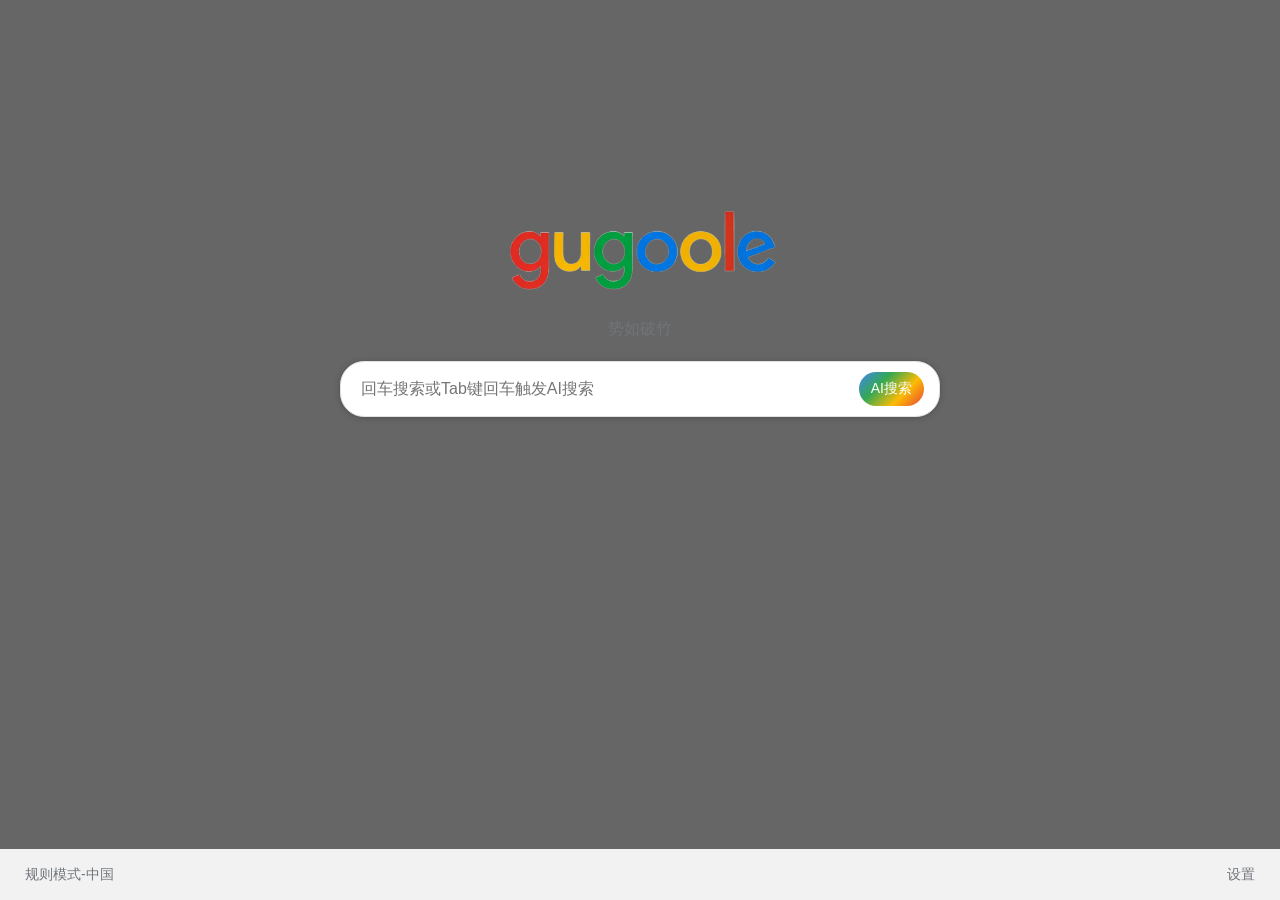
<file: ggole/index.html>
<!DOCTYPE html>
<html lang="zh-CN">

<head>
    <meta charset="UTF-8">
    <meta name="viewport" content="width=device-width, initial-scale=1.0">
    <title>gu哥搜索</title>
    <link rel="stylesheet" href="styles.css">
    <script>
        /**
         * Startup Search Handler - Extremely fast redirect for address bar searches
         */
        (function () {
            const params = new URLSearchParams(window.location.search);
            const term = params.get('search');
            if (!term) return;

            document.documentElement.style.display = 'none';

            const ENGINES = {
                '百度': 'https://www.baidu.com/s?wd=', 'baidu': 'https://www.baidu.com/s?wd=',
                '谷歌': 'https://www.google.com/search?q=', 'google': 'https://www.google.com/search?q=',
                'googleai': 'https://www.google.com/search?udm=50&q=', '谷歌ai': 'https://www.google.com/search?udm=50&q=',
                '百度ai': 'https://chat.baidu.com/search?word=', 'meta': 'https://metaso.cn/?q=',
                '秘塔': 'https://metaso.cn/?q=', 'github': 'https://github.com/search?q=',
                'gitee': 'https://so.gitee.com/?q=', 'gpt': 'https://chatgpt.com/?q=',
                'chatgpt': 'https://chatgpt.com/?q=', 'cs': 'https://chatgpt.com/?q='
            };

            const settings = (() => {
                try { return JSON.parse(localStorage.getItem('gugooleSettings')); } catch (e) { return null; }
            })() || { domestic: 'https://www.baidu.com/s?wd=', international: 'https://www.google.com/search?q=' };

            const redirect = (url) => window.location.replace(url + encodeURIComponent(term));

            const controller = new AbortController();
            const timeout = setTimeout(() => {
                controller.abort();
                redirect(settings.domestic);
            }, 1000);

            fetch('https://www.google.com/generate_204', { mode: 'no-cors', cache: 'no-cache', signal: controller.signal })
                .then(() => { clearTimeout(timeout); redirect(settings.international); })
                .catch(() => { clearTimeout(timeout); redirect(settings.domestic); });
        })();
    </script>
</head>

<body>
    <main>
        <div class="logo-container">
            <img src="logo.png" alt="Gugoole">
            <div class="slogan">更高效的搜索控制器</div>
        </div>

        <div class="search-container">
            <div class="search-box">
                <input type="text" id="search-input" placeholder="回车搜索或Tab键回车触发AI搜索" autofocus autocomplete="off">
                <button id="ai-search-btn" class="ai-search-btn" title="AI搜索">
                    <span>AI搜索</span>
                </button>
            </div>
            <ul id="suggestions-list" class="suggestions-list"></ul>
        </div>
    </main>

    <footer>
        <div class="footer-bottom">
            <div class="footer-left">
                <a href="#" id="footer-ip-location" title="点击刷新IP检测">检测中...</a>
            </div>
            <div class="footer-right">
                <a href="#">设置</a>
            </div>
        </div>
    </footer>

    <script src="script.js"></script>
</body>

</html>
</file>
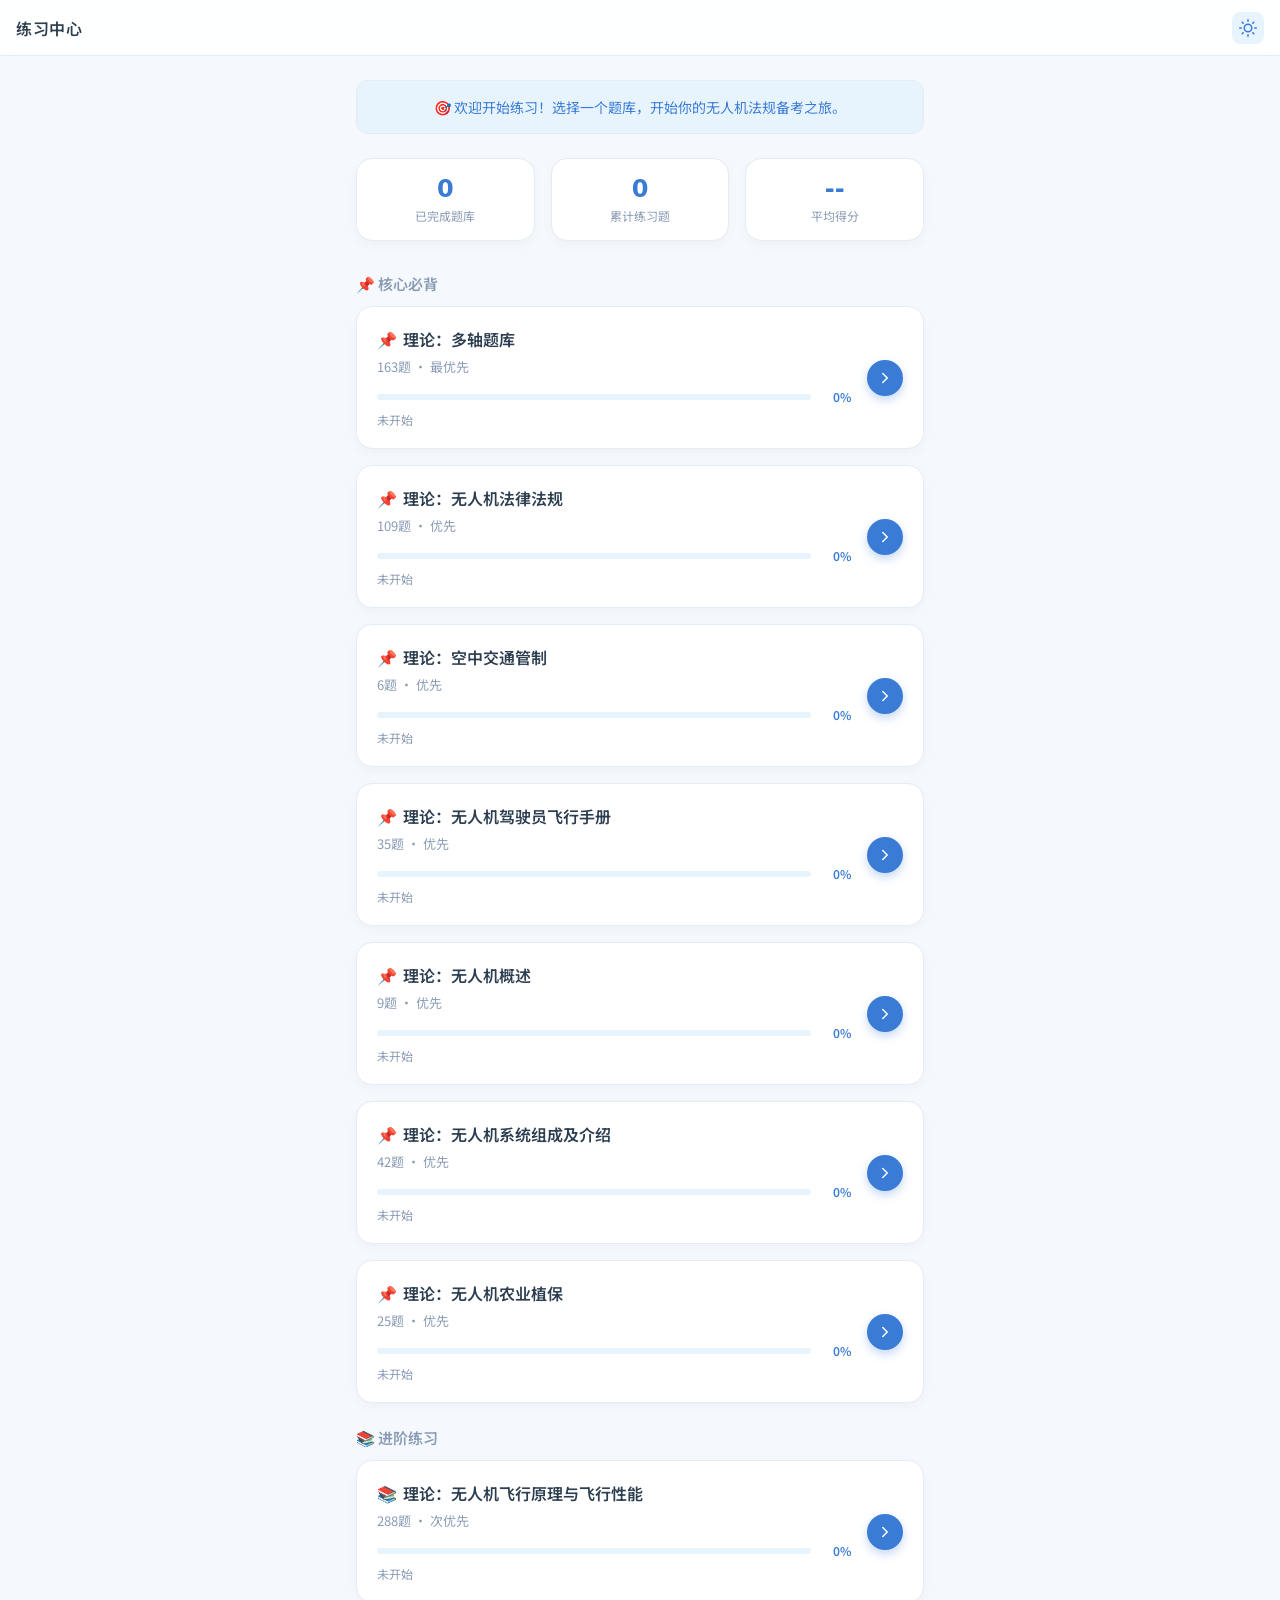
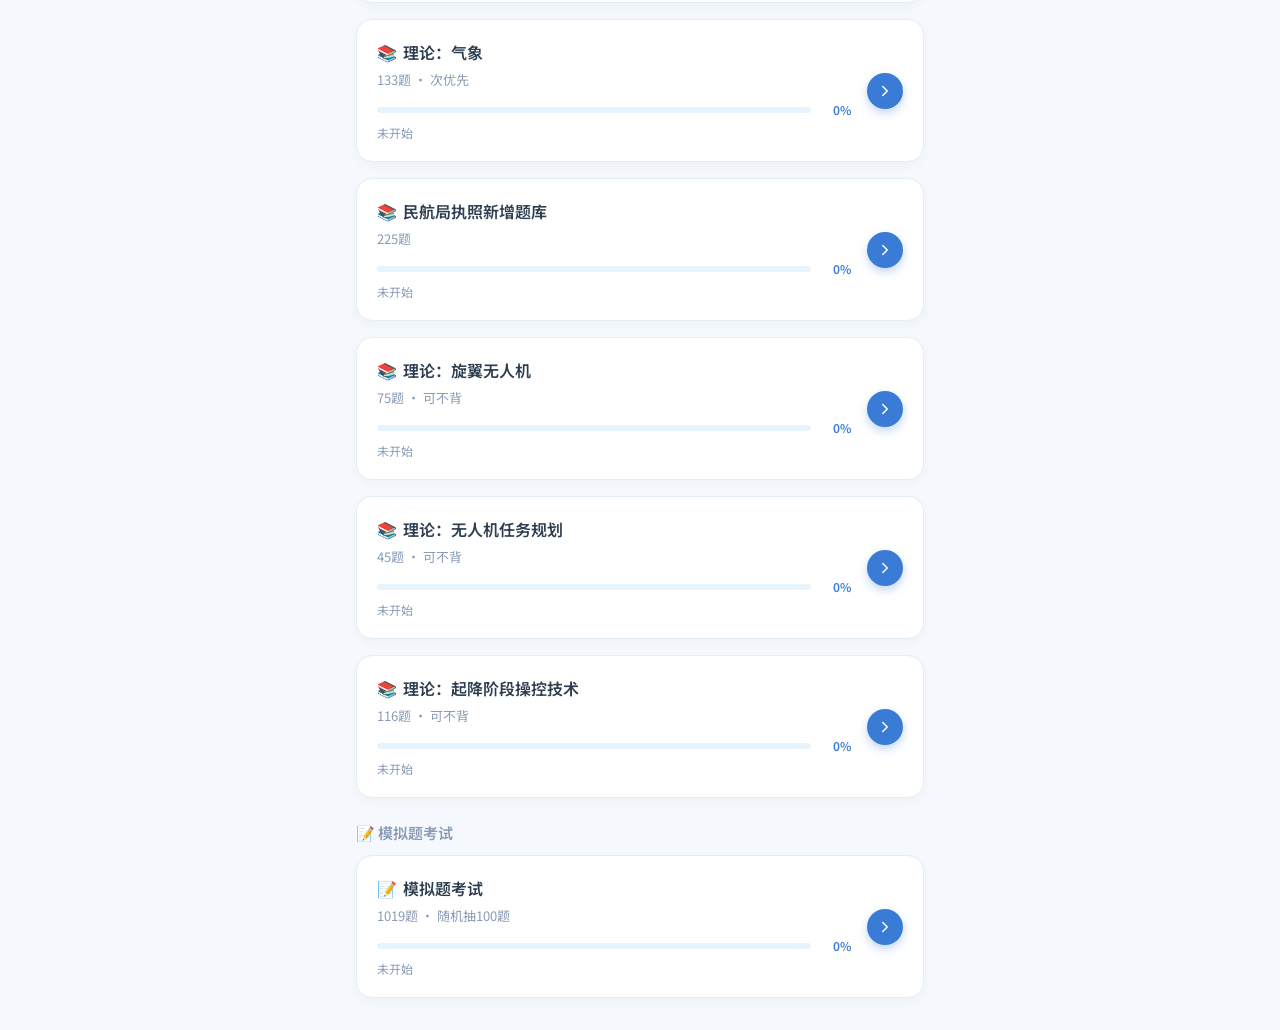
<file: 无人机/index.html>
<!DOCTYPE html>
<html lang="zh-CN" data-theme="light">
<head>
<meta charset="UTF-8">
<meta name="viewport" content="width=device-width, initial-scale=1.0, user-scalable=no, maximum-scale=1.0">
<title>无人机法规 · 练习中心</title>
<style>
@import url('https://fonts.googleapis.com/css2?family=Noto+Sans+SC:wght@300;400;500;600;700&display=swap');

*{margin:0;padding:0;box-sizing:border-box;-webkit-tap-highlight-color:transparent}

:root {
  --bg: #f5f8fc;
  --card: #fff;
  --primary: #3a7bd5;
  --accent: #5bb8f5;
  --water: #e8f4fd;
  --text: #2c3e50;
  --sub: #8a9bb5;
  --border: #e4ecf5;
  --header-bg: rgba(255,255,255,.88);
}
[data-theme="dark"] {
  --bg: #121212;
  --card: #1e1e1e;
  --primary: #4a90e2;
  --accent: #63b3ed;
  --water: #1a2635;
  --text: #e0e0e0;
  --sub: #8899a6;
  --border: #2c2c2c;
  --header-bg: rgba(30,30,30,.88);
}

html,body{
  height:100%;
  font-family:'Noto Sans SC','Hiragino Sans','PingFang SC',sans-serif;
  background:var(--bg);
  color:var(--text);
  font-weight:400;
  -webkit-font-smoothing:antialiased;
  transition: background 0.3s, color 0.3s;
}

.topbar{
  position:fixed;top:0;left:0;right:0;
  height:56px;
  display:flex;align-items:center;justify-content:space-between;
  padding:0 16px;
  background:var(--header-bg);
  backdrop-filter:blur(12px);
  -webkit-backdrop-filter:blur(12px);
  border-bottom:1px solid var(--border);
  z-index:100;
}
.title{font-weight:600;font-size:16px;color:var(--text);letter-spacing:.5px}
.icon-btn{
  width:32px;height:32px;
  display:flex;align-items:center;justify-content:center;
  border:none;background:var(--water);
  border-radius:8px;cursor:pointer;
  color:var(--primary);
  transition:background .2s;
}
.icon-btn:active{background:var(--border)}
.icon-btn svg{width:18px;height:18px;}
.moon-icon{display:none;}
[data-theme="dark"] .sun-icon{display:none;}
[data-theme="dark"] .moon-icon{display:block;}

.main-content {
  padding: 80px 16px 32px;
  max-width: 600px;
  margin: 0 auto;
}
.hero-stats {
  display: flex;
  gap: 16px;
  margin-bottom: 24px;
}
.hero-stat {
  flex: 1;
  background: var(--card);
  border: 1px solid var(--border);
  border-radius: 16px;
  padding: 16px;
  display: flex;
  flex-direction: column;
  align-items: center;
  box-shadow: 0 4px 12px rgba(0,0,0,0.03);
}
.hero-val {
  font-size: 24px;
  font-weight: 700;
  color: var(--primary);
  margin-bottom: 4px;
  font-family: system-ui, -apple-system, sans-serif;
}
.hero-lbl {
  font-size: 12px;
  color: var(--sub);
}

.bank-progress-container {
  display: flex;
  align-items: center;
  gap: 8px;
  margin-top: 12px;
}
.bank-progress-bar {
  flex: 1;
  height: 6px;
  background: var(--water);
  border-radius: 3px;
  overflow: hidden;
}
.bank-progress-fill {
  height: 100%;
  background: linear-gradient(90deg, var(--primary), var(--accent));
  border-radius: 3px;
  width: 0%;
}
.bank-progress-text {
  font-size: 12px;
  font-weight: 600;
  color: var(--primary);
  width: 32px;
  text-align: right;
}
.bank-status-text {
  font-size: 12px;
  color: var(--sub);
  margin-top: 6px;
}
.bank-icon {
  margin-right: 6px;
}
.onboarding-banner {
  background: var(--water);
  color: var(--primary);
  padding: 16px;
  border-radius: 12px;
  font-size: 14px;
  margin-bottom: 24px;
  text-align: center;
  border: 1px solid var(--border);
  display: none; /* hidden by default */
}
.group-title {
  grid-column: 1 / -1;
  font-size: 15px;
  font-weight: 600;
  color: var(--sub);
  margin-top: 8px;
  margin-bottom: -4px;
}

.bank-grid {
  display: grid;
  grid-template-columns: repeat(auto-fill, minmax(280px, 1fr));
  gap: 16px;
}

.bank-card {
  background: var(--card);
  border-radius: 16px;
  padding: 20px;
  display: flex;
  align-items: center;
  justify-content: space-between;
  text-decoration: none;
  border: 1px solid var(--border);
  box-shadow: 0 4px 12px rgba(0,0,0,0.03);
  transition: transform 0.2s, box-shadow 0.2s, border-color 0.2s;
}
.bank-card:active {
  transform: scale(0.98);
}
.bank-card:hover {
  border-color: var(--primary);
}

.bank-info {
  flex: 1;
}
.bank-title {
  font-size: 16px; font-weight: 600; color: var(--text); margin-bottom: 6px;
}
.bank-meta {
  font-size: 13px; color: var(--sub);
  display: flex; align-items: center; gap: 12px;
}
.bank-status {
  display: inline-flex; align-items: center; gap: 4px;
  font-size: 12px; padding: 2px 8px; border-radius: 6px;
  background: var(--water); color: var(--primary); font-weight: 500;
}
.bank-score {
  background: linear-gradient(135deg, #67c23a, #409eff);
  color: #fff;
}

.bank-action {
  width: 36px; height: 36px; border-radius: 50%;
  background: var(--primary); color: #fff;
  display: flex; align-items: center; justify-content: center;
  flex-shrink: 0; margin-left: 16px;
  box-shadow: 0 4px 10px rgba(58,123,213,0.3);
}
.bank-action svg { width: 18px; height: 18px; }

/* Page transition overlay */
.page-transition-overlay {
  position: fixed; top: 0; left: 0; right: 0; bottom: 0;
  background: var(--bg); z-index: 9999;
  display: flex; flex-direction: column; align-items: center; justify-content: center;
  opacity: 0; pointer-events: none;
  transition: opacity 0.25s ease-out;
}
.page-transition-overlay.active {
  opacity: 1; pointer-events: auto;
}
.page-transition-overlay .transition-spinner {
  width: 36px; height: 36px;
  border: 3px solid var(--water);
  border-top-color: var(--primary);
  border-radius: 50%;
  animation: spin 0.8s linear infinite;
  margin-bottom: 12px;
}
@keyframes spin { to { transform: rotate(360deg); } }

</style>
</head>
<body>

<header class="topbar">
  <span class="title">练习中心</span>
  <button class="icon-btn" id="themeBtn" aria-label="切换主题">
    <svg class="sun-icon" viewBox="0 0 24 24" fill="none" stroke="currentColor" stroke-width="2" stroke-linecap="round" stroke-linejoin="round"><circle cx="12" cy="12" r="5"/><line x1="12" y1="1" x2="12" y2="3"/><line x1="12" y1="21" x2="12" y2="23"/><line x1="4.22" y1="4.22" x2="5.64" y2="5.64"/><line x1="18.36" y1="18.36" x2="19.78" y2="19.78"/><line x1="1" y1="12" x2="3" y2="12"/><line x1="21" y1="12" x2="23" y2="12"/><line x1="4.22" y1="19.78" x2="5.64" y2="18.36"/><line x1="18.36" y1="5.64" x2="19.78" y2="4.22"/></svg>
    <svg class="moon-icon" viewBox="0 0 24 24" fill="none" stroke="currentColor" stroke-width="2" stroke-linecap="round" stroke-linejoin="round"><path d="M21 12.79A9 9 0 1 1 11.21 3 7 7 0 0 0 21 12.79z"/></svg>
  </button>
</header>

<main class="main-content">
  <div class="onboarding-banner" id="onboardingBanner">
    🎯 欢迎开始练习！选择一个题库，开始你的无人机法规备考之旅。
  </div>
  <div class="hero-stats">
    <div class="hero-stat"><span class="hero-val" id="totalCompleted">0</span><span class="hero-lbl">已完成题库</span></div>
    <div class="hero-stat"><span class="hero-val" id="totalQuestions">0</span><span class="hero-lbl">累计练习题</span></div>
    <div class="hero-stat"><span class="hero-val" id="avgScore">--</span><span class="hero-lbl">平均得分</span></div>
  </div>
  
  <div class="bank-grid" id="bankGrid">
    <!-- Generated dynamically -->
  </div>
</main>

<!-- Page transition overlay -->
<div class="page-transition-overlay" id="pageTransition">
  <div class="transition-spinner"></div>
  <div style="color:var(--sub);font-size:14px;">加载中...</div>
</div>

<script>
(function() {
  // Define themes
  var theme = localStorage.getItem('uav_quiz_theme') || 'light';
  document.documentElement.setAttribute('data-theme', theme);

  // 浏览器返回时立即隐藏覆盖层
  function hideOverlay() {
    var overlay = document.getElementById('pageTransition');
    if (overlay) overlay.style.display = 'none';
  }
  window.addEventListener('pageshow', function (event) {
    if (event.persisted) hideOverlay();
  });
  hideOverlay();

  document.getElementById('themeBtn').addEventListener('click', function() {
    theme = theme === 'light' ? 'dark' : 'light';
    document.documentElement.setAttribute('data-theme', theme);
    try { localStorage.setItem('uav_quiz_theme', theme); } catch (e) {}
  });

  // 监听跨页面 theme 变化
  window.addEventListener('storage', function(e) {
    if (e.key === 'uav_quiz_theme' && e.newValue) {
      theme = e.newValue;
      document.documentElement.setAttribute('data-theme', theme);
    }
  });
  // bfcache 恢复时也同步
  window.addEventListener('pageshow', function(e) {
    var t = localStorage.getItem('uav_quiz_theme');
    if (t && t !== theme) {
      theme = t;
      document.documentElement.setAttribute('data-theme', theme);
    }
  });

  // Banks definition
  var banks = [
    { file: '理论_多轴题库.json', name: '理论：多轴题库', desc: '163题 · 最优先' },
    { file: '理论_无人机法律法规.json', name: '理论：无人机法律法规', desc: '109题 · 优先' },
    { file: '理论_空中交通管制.json', name: '理论：空中交通管制', desc: '6题 · 优先' },
    { file: '理论_无人机驾驶员飞行手册.json', name: '理论：无人机驾驶员飞行手册', desc: '35题 · 优先' },
    { file: '理论_无人机概述.json', name: '理论：无人机概述', desc: '9题 · 优先' },
    { file: '理论_无人机系统组成及介绍.json', name: '理论：无人机系统组成及介绍', desc: '42题 · 优先' },
    { file: '理论_无人机农业植保.json', name: '理论：无人机农业植保', desc: '25题 · 优先' },
    { file: '理论_无人机飞行原理与飞行性能.json', name: '理论：无人机飞行原理与飞行性能', desc: '288题 · 次优先' },
    { file: '理论_气象.json', name: '理论：气象', desc: '133题 · 次优先' },
    { file: '民航局执照新增题库.json', name: '民航局执照新增题库', desc: '225题' },
    { file: '理论_旋翼无人机_可不背.json', name: '理论：旋翼无人机', desc: '75题 · 可不背' },
    { file: '理论_无人机任务规划_可不背.json', name: '理论：无人机任务规划', desc: '45题 · 可不背' },
    { file: '理论_起降阶段操控技术_可不背.json', name: '理论：起降阶段操控技术', desc: '116题 · 可不背' },
    { file: '模拟题考试.json', name: '模拟题考试', desc: '1019题 · 随机抽100题' }
  ];

  var grid = document.getElementById('bankGrid');
  
  var totalCompleted = 0;
  var totalQuestions = 0;
  var totalScoreSum = 0;
  var startedAny = false;
  
  var coreBanks = [];
  var advancedBanks = [];
  var mockBanks = [];
  
  banks.forEach(function(bank, idx) {
    if (idx < 7) coreBanks.push(bank);
    else if (bank.file === '模拟题考试.json') mockBanks.push(bank);
    else advancedBanks.push(bank);
  });

  function renderGroup(title, groupBanks) {
    if (groupBanks.length === 0) return;
    
    var titleEl = document.createElement('div');
    titleEl.className = 'group-title';
    titleEl.textContent = title;
    grid.appendChild(titleEl);

    groupBanks.forEach(function(bank) {
      var a = document.createElement('a');
      a.className = 'bank-card';
      a.href = 'quiz.html?bank=' + encodeURIComponent(bank.file);
      a.addEventListener('click', function(e) {
        e.preventDefault();
        var href = this.getAttribute('href');
        var overlay = document.getElementById('pageTransition');
        overlay.classList.add('active');
        setTimeout(function() {
          window.location.href = href;
        }, 250);
      });
      
      var storageKey = 'uav_quiz_state_' + bank.file;
      var statKey = 'uav_quiz_stat_' + bank.file;
      
      var pct = 0;
      var statusHtml = '';
      var icon = '📚';
      if (title.includes('必背')) icon = '📌';
      else if (title.includes('模拟题')) icon = '📝';
      
      var qTotalMatch = bank.desc.match(/(\d+)题/);
      var qTotal = qTotalMatch ? parseInt(qTotalMatch[1]) : 0;
      // 模拟题考试：每次从题库池中随机抽 100 题，进度按 100 题计算
      if (bank.file === '模拟题考试.json') {
        qTotal = 100;
      }
      
      var state = null;
      var stat = null;
      
      try {
        var sData = localStorage.getItem(statKey);
        if (sData) {
          stat = JSON.parse(sData);
        }
        var dData = localStorage.getItem(storageKey);
        if (dData) {
          state = JSON.parse(dData);
        }
      } catch(e) {}
      
      if (stat) {
        startedAny = true;
        totalCompleted++;
        totalQuestions += (stat.total || qTotal);
        totalScoreSum += (stat.score || 0);
        pct = 100;
        statusHtml = '✓ ' + (stat.correct || 0) + '题 · 错' + (stat.wrong || 0) + '题 · 上次' + stat.score + '分';
        
        // if user restarted but has stat
        if (state && !state.submitted && state.records && Object.keys(state.records).length > 0) {
            pct = Math.round((Object.keys(state.records).length / qTotal) * 100) || 0;
            statusHtml = '进行中：第' + ((state.current || 0) + 1) + '题 / 总' + qTotal + '题 (上次' + stat.score + '分)';
        }
      } else if (state && state.records && Object.keys(state.records).length > 0) {
        startedAny = true;
        totalQuestions += Object.keys(state.records).length;
        pct = Math.round((Object.keys(state.records).length / qTotal) * 100) || 0;
        if (state.submitted) pct = 100;
        statusHtml = state.submitted ? '已完成' : '进行中：第' + ((state.current || 0) + 1) + '题 / 总' + qTotal + '题';
      } else {
        statusHtml = '未开始';
      }
      
      a.innerHTML = `
        <div class="bank-info">
          <div class="bank-title"><span class="bank-icon">${icon}</span>${bank.name}</div>
          <div class="bank-meta">${bank.desc}</div>
          <div class="bank-progress-container">
            <div class="bank-progress-bar"><div class="bank-progress-fill" style="width: ${pct}%; background: ${pct === 100 ? 'var(--correct)' : ''}"></div></div>
            <div class="bank-progress-text" style="color: ${pct === 100 ? 'var(--correct)' : ''}">${pct}%</div>
          </div>
          <div class="bank-status-text">${statusHtml}</div>
        </div>
        <div class="bank-action">
          <svg viewBox="0 0 24 24" fill="none" stroke="currentColor" stroke-width="2" stroke-linecap="round" stroke-linejoin="round"><polyline points="9 18 15 12 9 6"/></svg>
        </div>
      `;
      
      grid.appendChild(a);
    });
  }

  renderGroup('📌 核心必背', coreBanks);
  renderGroup('📚 进阶练习', advancedBanks);
  renderGroup('📝 模拟题考试', mockBanks);

  document.getElementById('totalCompleted').textContent = totalCompleted;
  document.getElementById('totalQuestions').textContent = totalQuestions;
  if (totalCompleted > 0) {
    document.getElementById('avgScore').textContent = Math.round(totalScoreSum / totalCompleted);
  }
  if (!startedAny) {
    document.getElementById('onboardingBanner').style.display = 'block';
  }


})();
</script>

</body>
</html>
</file>
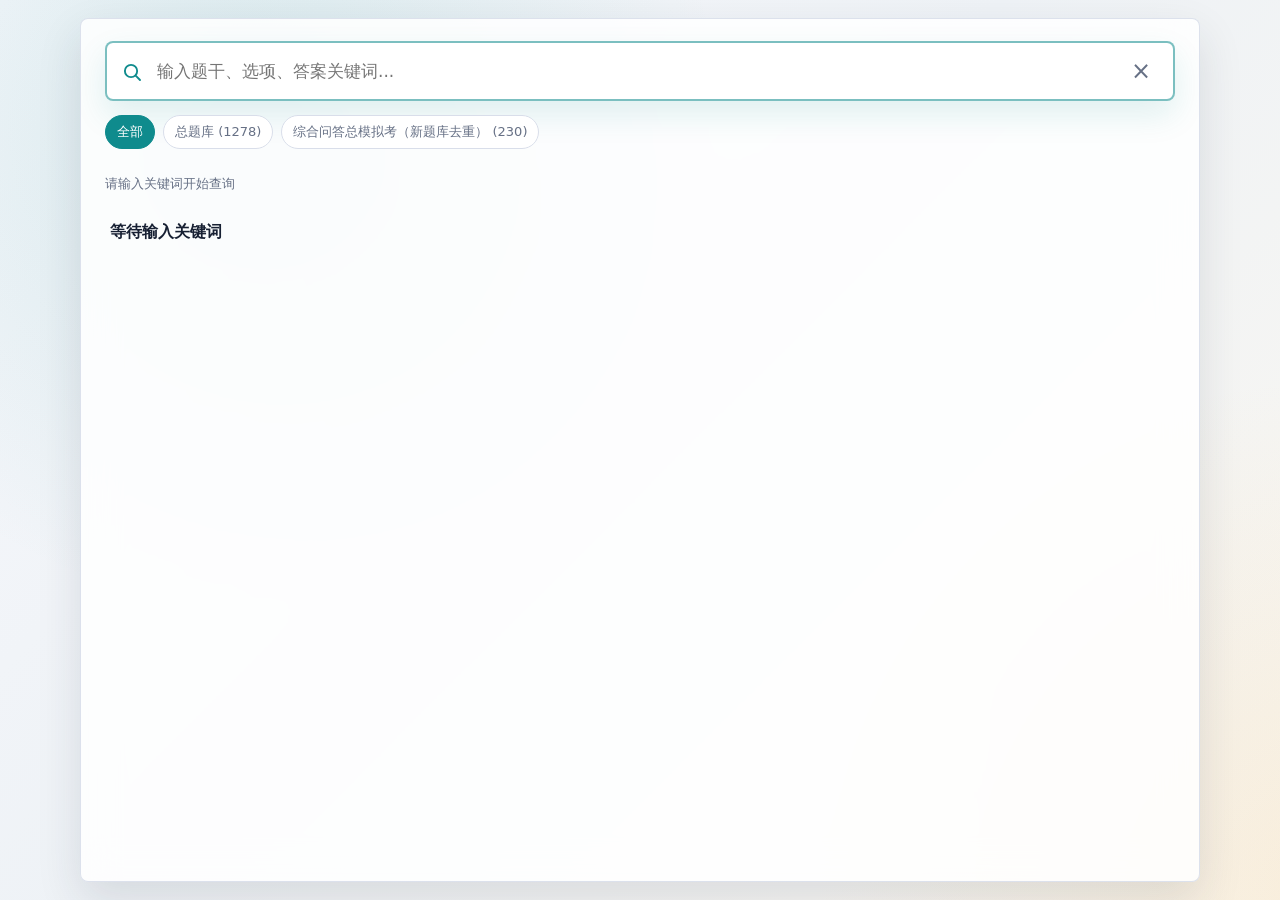
<file: 无人机/query/index.html>
<!doctype html>
<html lang="zh-CN">
<head>
  <meta charset="utf-8">
  <meta name="viewport" content="width=device-width, initial-scale=1">
  <title>&#26080;&#20154;&#26426;&#39064;&#24211;&#26597;&#35810;&#22120;</title>
  <link rel="stylesheet" href="./styles.css?v=20260720-6">
</head>
<body>
  <main class="app-shell">
    <section class="search-pane">
      <div class="search-box">
        <svg aria-hidden="true" viewBox="0 0 24 24"><path d="m21 21-4.3-4.3m1.3-5.2a6.5 6.5 0 1 1-13 0 6.5 6.5 0 0 1 13 0Z"/></svg>
        <input id="query" type="text" autocomplete="off" placeholder="&#36755;&#20837;&#39064;&#24178;&#12289;&#36873;&#39033;&#12289;&#31572;&#26696;&#20851;&#38190;&#35789;..." autofocus>
        <button id="clearBtn" class="icon-btn" title="&#28165;&#31354;&#25628;&#32034;" aria-label="&#28165;&#31354;&#25628;&#32034;">&times;</button>
      </div>

      <div class="filters hidden" id="bankFilters"></div>

      <div class="result-meta">
        <span id="resultCount">&#35831;&#36755;&#20837;&#20851;&#38190;&#35789;&#24320;&#22987;&#26597;&#35810;</span>
      </div>

      <div class="result-list" id="resultList" aria-live="polite"></div>
    </section>
  </main>

  <div class="modal-backdrop hidden" id="detailModal" role="dialog" aria-modal="true" aria-labelledby="detailTitle">
    <article class="question-detail">
      <div class="detail-head">
        <h2 id="detailTitle"></h2>
        <button id="closeModalBtn" class="close-btn" type="button" aria-label="&#20851;&#38381;">&times;</button>
      </div>
      <ol class="options" id="detailOptions"></ol>
      <div class="answer-card">
        <span>&#31572;&#26696;</span>
        <strong id="detailAnswer"></strong>
      </div>
      <section class="explain" id="explainBlock">
        <h3>&#35299;&#26512;</h3>
        <p id="detailExplain"></p>
      </section>
      <div class="modal-actions">
        <button id="copyBtn" class="copy-btn" type="button">&#22797;&#21046;&#39064;&#30446;&#20449;&#24687;</button>
      </div>
    </article>
  </div>

  <div class="toast" id="toast">&#24050;&#22797;&#21046;</div>
  <script src="./data.js?v=20260720-6"></script>
  <script src="./app.js?v=20260720-6"></script>
</body>
</html>
</file>
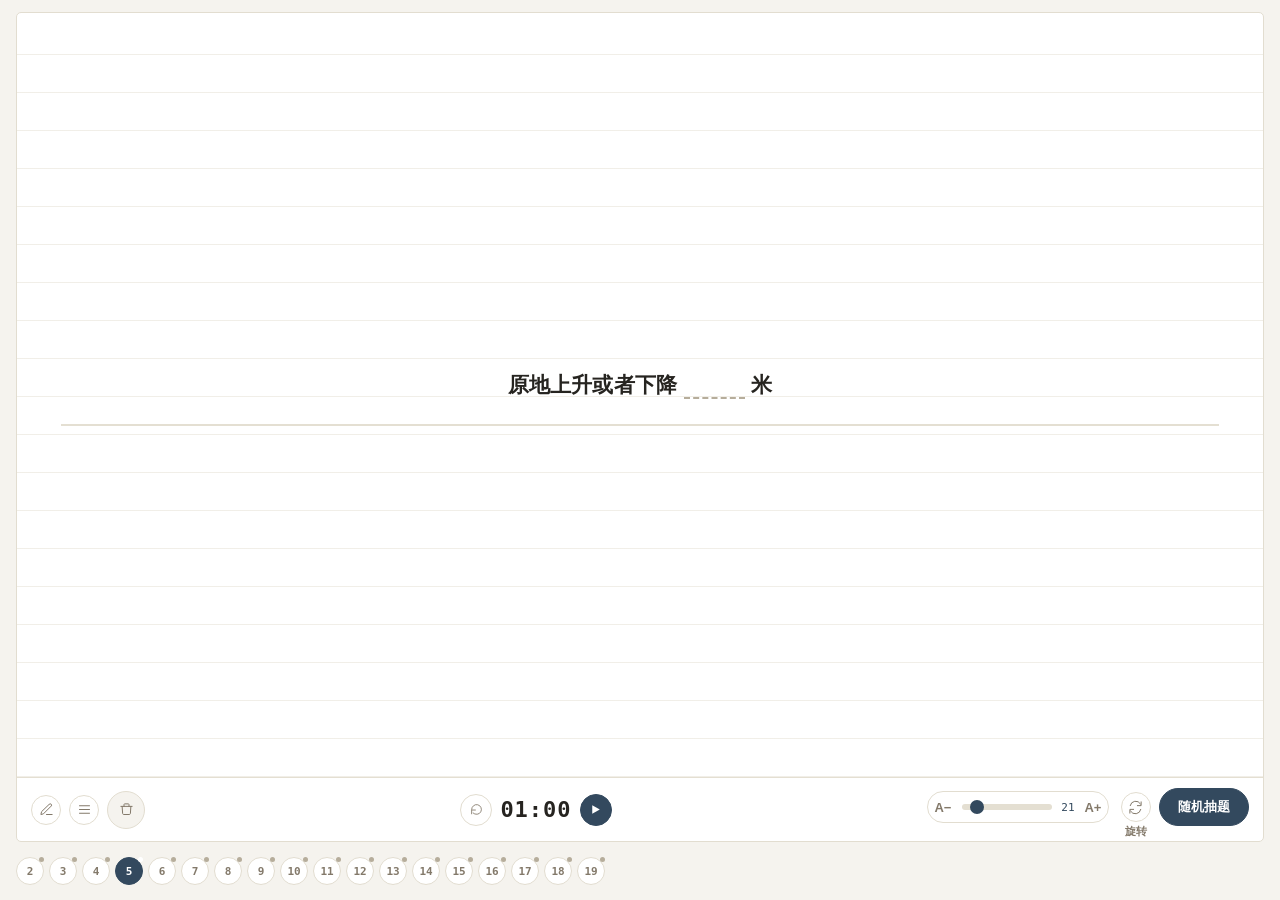
<file: 无人机/抽题/index.html>
<!DOCTYPE html>
<html lang="zh-CN">
<head>
<script type="text/javascript">
    (function(c,l,a,r,i,t,y){
        c[a]=c[a]||function(){(c[a].q=c[a].q||[]).push(arguments)};
        t=l.createElement(r);t.async=1;t.src="https://www.clarity.ms/tag/"+i;
        y=l.getElementsByTagName(r)[0];y.parentNode.insertBefore(t,y);
    })(window, document, "clarity", "script", "xpy17a13j6");
</script>
<meta charset="UTF-8">
<meta name="viewport" content="width=device-width, initial-scale=1.0, maximum-scale=1.0, user-scalable=no, viewport-fit=cover, interactive-widget=resizes-content">
<title>航线题库</title>
<style>
  :root{
    --paper:#f5f3ee;
    --paper-line:#e4dfd2;
    --card:#ffffff;
    --ink:#262420;
    --ink-soft:#83796a;
    --ink-faint:#b6ad9b;
    --accent:#33495e;
    --accent-soft:#e8edf1;
    --accent-line:#33495e;
    --danger:#a1402f;
    --danger-soft:#f5e8e4;
    --border:#e2ddd0;
    --font-serif:Georgia,'Noto Serif SC','Songti SC',serif;
    --font-mono:'SF Mono','JetBrains Mono',Menlo,Consolas,monospace;
    --font-ui:-apple-system,'PingFang SC','Microsoft YaHei',sans-serif;
    --r:5px;
    --font-base:21px;
  }
  *{margin:0;padding:0;box-sizing:border-box;-webkit-tap-highlight-color:transparent;-webkit-user-select:none;user-select:none;-webkit-touch-callout:none;}
  html,body{width:100%;height:100%;background:var(--paper);color:var(--ink);font-family:var(--font-ui);overflow:hidden;touch-action:manipulation;-webkit-font-smoothing:antialiased;}
  input,textarea{-webkit-user-select:text;user-select:text;font-size:16px;}

  #app{display:flex;flex-direction:column;width:100%;height:100%;padding:14px 16px 10px;gap:10px;}
  @supports (padding:max(0px)){
    #app{
      padding-left:max(16px, env(safe-area-inset-left));
      padding-right:max(16px, env(safe-area-inset-right));
      padding-top:max(12px, env(safe-area-inset-top));
      padding-bottom:max(10px, env(safe-area-inset-bottom));
    }
  }

】  /* ---------- topbar ---------- */
  .topbar{display:none!important;} /* 完全隐藏顶栏 */
  .brand{display:flex;align-items:baseline;gap:8px;}
  .brand .name{font-family:var(--font-serif);font-size:17px;font-weight:700;letter-spacing:.5px;color:var(--ink);}
  .brand .count{font-family:var(--font-mono);font-size:12px;color:var(--ink-soft);}
  .top-tools{display:flex;align-items:center;gap:10px;}
  .font-ctl{display:flex;align-items:center;gap:2px;background:var(--card);border:1px solid var(--border);border-radius:20px;padding:2px;}
  .font-ctl button{width:26px;height:26px;border:none;background:transparent;border-radius:50%;font-family:var(--font-ui);font-size:13px;font-weight:600;color:var(--ink-soft);cursor:pointer;display:flex;align-items:center;justify-content:center;touch-action:manipulation;}
  .font-ctl button:active{background:var(--accent-soft);color:var(--accent);}
  .font-ctl .val{font-family:var(--font-mono);font-size:11px;color:var(--accent);min-width:20px;text-align:center;}
  .icon-btn{width:30px;height:30px;border:1px solid var(--border);background:var(--card);border-radius:50%;display:flex;align-items:center;justify-content:center;cursor:pointer;color:var(--ink-soft);touch-action:manipulation;}
  .icon-btn:active{background:var(--accent-soft);color:var(--accent);}
  .icon-btn svg{width:15px;height:15px;}

  /* ---------- main card (toolbar merged in) ---------- */
  .card{
    flex:1;min-height:0;background:var(--card);border:1px solid var(--border);border-radius:var(--r);
    display:flex;flex-direction:column;overflow:hidden;position:relative;
  }
  
  /* 隐藏多余的卡片顶栏 */
  .card-top {
    display: none !important;
  }

  .card-body{
    flex:1;min-height:0;overflow-y:auto;-webkit-overflow-scrolling:touch;
    display:flex;align-items:center;justify-content:center;padding:22px 20px;
    position:relative;
    background-image:repeating-linear-gradient(to bottom, transparent, transparent 37px, var(--paper-line) 38px);
    background-position:0 4px;
  }
  .question-text{
    font-family:var(--font-serif);line-height:1.9;font-weight:700;color:var(--ink);
    text-align:center;width:100%;max-width:96%;letter-spacing:.2px;
    font-size:var(--font-base);word-break:break-word;
    padding-bottom:18px;
    border-bottom:2px solid var(--paper-line);
  }
  .blank{
    display:inline;
    padding:0 2px;
    margin:0 1px;
    border-bottom: 2.5px dashed var(--ink-faint);
    color:var(--ink-faint);
    font-family:var(--font-mono);
    font-size:1.05em;
    cursor:pointer;
    transition:.15s ease;
  }
  .blank.filled{border-bottom: 2.5px dashed var(--accent);color:var(--accent);font-weight:700;}
  .blank:active{opacity:.55;}
  .blank.empty::before{content:'\00a0\00a0\00a0\00a0';letter-spacing:1px;}

  .card-empty{font-family:var(--font-serif);font-size:16px;color:var(--ink-faint);text-align:center;}

  .card-bottom{
    flex-shrink:0;display:flex;align-items:center;justify-content:space-between;gap:12px;
    padding:10px 14px;border-top:1px solid var(--paper-line);
    flex-wrap: wrap; /* 允许在窄屏下换行 */
  }
  .controls-left, .controls-right {
    display: flex;
    align-items: center;
    gap: 8px;
  }
  .controls-center {
    display: flex;
    align-items: center;
    gap: 8px;
    margin: 0 auto; /* 居中 */
  }
  .bar-btn{
    display:flex;align-items:center;justify-content:center;gap:6px;
    border:1px solid var(--border);background:var(--paper);border-radius:20px;
    height:38px;padding:0 14px;cursor:pointer;touch-action:manipulation;color:var(--ink-soft);
    font-family:var(--font-ui);font-size:13px;font-weight:600;
  }
  .bar-btn:active{background:var(--accent-soft);color:var(--accent);}
  .bar-btn svg{width:15px;height:15px;}
  .bar-btn.primary{background:var(--accent);border-color:var(--accent);color:#fff;padding:0 18px;}
  .bar-btn.primary:active{background:#25384a;}
  .icon-only{width:38px;padding:0;}

  .timer-inline{display:flex;align-items:center;gap:8px;flex-shrink:0;}
  .timer-inline .t{font-family:var(--font-mono);font-size:22px;font-weight:700;color:var(--ink);letter-spacing:1px;font-variant-numeric:tabular-nums;min-width:64px;text-align:center;}
  .timer-inline .t.warn{color:#b06a1c;}
  .timer-inline .t.danger{color:var(--danger);}
  .timer-inline .icon-btn{width:32px;height:32px;}
  .timer-inline .icon-btn svg{width:13px;height:13px;}
  .timer-inline .icon-btn.play{background:var(--accent);border-color:var(--accent);color:#fff;}

  /* ---------- bottom strip ---------- */
  .strip{
    flex-shrink:0;height:38px;display:flex;align-items:center;gap:5px;overflow-x:auto;-webkit-overflow-scrolling:touch;
    scrollbar-width:none;
  }
  .strip::-webkit-scrollbar{display:none;}
  .dot{
    flex-shrink:0;min-width:28px;height:28px;padding:0 4px;border-radius:50%;display:flex;align-items:center;justify-content:center;
    font-family:var(--font-mono);font-size:11px;font-weight:600;color:var(--ink-soft);background:var(--card);
    border:1px solid var(--border);cursor:pointer;touch-action:manipulation;position:relative;
  }
  .dot.active{background:var(--accent);border-color:var(--accent);color:#fff;}
  .dot.has-blanks::after{content:'';position:absolute;top:-1px;right:-1px;width:5px;height:5px;border-radius:50%;background:var(--ink-faint);}
  .dot.active.has-blanks::after{background:#fff;}

  /* ---------- overlays shared ---------- */
  .overlay{
    position:absolute;inset:0;background:rgba(38,36,32,.32);z-index:9990;display:none;align-items:center;justify-content:center;padding:20px;
    animation:fade .15s ease;
  }
  .overlay.show{display:flex;}
  
  /* 编辑题目弹窗 z-index 应该在题库管理弹窗之上 */
  #editOverlay {
    z-index: 9995;
  }
  /* 导入题目弹窗 z-index 也应该在题库管理弹窗之上 */
  #importOverlay {
    z-index: 9995;
  }
  /* 键盘弹窗 z-index 也在最上层 */
  #keypadOverlay {
    z-index: 9996;
  }
  /* 时间到弹窗也在最上层 */
  #alarmOverlay {
    z-index: 9998;
  }
  @keyframes fade{from{opacity:0}to{opacity:1}}
  @keyframes rise{from{opacity:0;transform:translateY(14px)}to{opacity:1;transform:translateY(0)}}

  /* ---------- keypad sheet (elegant, no IME) ---------- */
  .keypad-sheet{
    background:var(--card);border-radius:var(--r);width:100%;max-width:340px;
    border:1px solid var(--border);animation:rise .18s ease;overflow:hidden;
  }
  .keypad-head{padding:16px 18px 8px;text-align:center;}
  .keypad-head .lbl{font-family:var(--font-ui);font-size:12px;color:var(--ink-soft);letter-spacing:.5px;}
  .keypad-head .disp{font-family:var(--font-mono);font-size:30px;font-weight:700;color:var(--ink);min-height:40px;letter-spacing:1px;}
  .keypad-head .disp.empty{color:var(--ink-faint);}
  .keypad-grid{
    display:grid;grid-template-columns:repeat(4,1fr);
    background:var(--paper-line);gap:1px;border-top:1px solid var(--paper-line);
  }
  .keypad-grid.timer-mode {grid-template-columns:repeat(3,1fr);}
  .keypad-grid button{
    border:none;
    background:var(--card);height:48px;font-family:var(--font-mono);font-size:18px;font-weight:600;color:var(--ink);
    cursor:pointer;touch-action:manipulation;display:flex;align-items:center;justify-content:center;
  }
  .keypad-grid button:active{background:var(--accent-soft);}
  .keypad-grid button.fn{color:var(--accent);font-size:15px;background:var(--accent-soft);}
  .keypad-grid button.fn:active{opacity:0.8;}
  .keypad-foot{display:flex;border-top:1px solid var(--paper-line);}
  .keypad-foot button{
    flex:1;border:none;background:var(--card);height:46px;font-family:var(--font-ui);font-size:14px;font-weight:600;
    cursor:pointer;touch-action:manipulation;
  }
  .keypad-foot button.cancel{color:var(--ink-soft);border-right:1px solid var(--paper-line);}
  .keypad-foot button.confirm{color:#fff;background:var(--accent);}
  .keypad-foot button:active{opacity:.85;}

  /* ---------- edit / manage modal ---------- */
  .modal{
    background:var(--card);border-radius:var(--r);width:100%;max-width:480px;max-height:82vh;
    display:flex;flex-direction:column;border:1px solid var(--border);animation:rise .18s ease;overflow:hidden;
  }
  .modal-head{padding:16px 18px 10px;border-bottom:1px solid var(--paper-line);flex-shrink:0;}
  .modal-head h3{font-family:var(--font-serif);font-size:17px;font-weight:700;color:var(--ink);}
  .modal-head .sub{font-family:var(--font-ui);font-size:11px;color:var(--ink-soft);margin-top:3px;}
  .modal-body{padding:14px 18px;overflow-y:auto;-webkit-overflow-scrolling:touch;}
  .field label{display:block;font-family:var(--font-ui);font-size:12px;font-weight:600;color:var(--ink-soft);margin-bottom:6px;letter-spacing:.3px;}
  .field textarea{
    width:100%;min-height:76px;padding:10px 12px;border:1.5px solid var(--border);border-radius:4px;
    font-family:var(--font-serif);font-size:16px;line-height:1.6;background:var(--paper);outline:none;resize:vertical;
  }
  .field textarea:focus{border-color:var(--accent);background:#fff;}
  .field-hint{font-family:var(--font-mono);font-size:11px;color:var(--ink-faint);margin-top:6px;}
  .modal-foot{display:flex;border-top:1px solid var(--paper-line);flex-shrink:0;}
  .modal-foot button{flex:1;border:none;background:var(--card);height:48px;font-family:var(--font-ui);font-size:14px;font-weight:600;cursor:pointer;touch-action:manipulation;}
  .modal-foot button.cancel{color:var(--ink-soft);border-right:1px solid var(--paper-line);}
  .modal-foot button.confirm{color:#fff;background:var(--accent);}
  .modal-foot button:active{opacity:.85;}

  /* manage list */
  .qlist{display:flex;flex-direction:column;gap:1px;background:var(--paper-line);border:1px solid var(--paper-line);border-radius:4px;overflow:hidden;}
  .qrow{display:flex;align-items:center;gap:8px;background:var(--card);padding:9px 10px;}
  .qrow .n{font-family:var(--font-mono);font-size:11px;color:var(--ink-faint);min-width:20px;flex-shrink:0;}
  .qrow .t{flex:1;font-family:var(--font-serif);font-size:13.5px;color:var(--ink);overflow:hidden;text-overflow:ellipsis;white-space:nowrap;min-width:0;}
  .qrow .t .mk{color:var(--accent);font-weight:700;font-family:var(--font-mono);}
  .qrow .acts{display:flex;gap:2px;flex-shrink:0;}
  .qrow .acts button{width:28px;height:28px;border:none;background:transparent;border-radius:4px;cursor:pointer;color:var(--ink-soft);display:flex;align-items:center;justify-content:center;touch-action:manipulation;}
  .qrow .acts button svg{width:14px;height:14px;}
  .qrow .acts button:active{background:var(--accent-soft);}
  .qrow .acts button.del:active{background:var(--danger-soft);color:var(--danger);}
  .empty-list{padding:30px 10px;text-align:center;font-family:var(--font-serif);font-size:14px;color:var(--ink-faint);}

  .manage-add{
    display:flex;align-items:center;justify-content:center;gap:6px;width:100%;height:42px;margin-top:10px;
    border:1.5px dashed var(--ink-faint);border-radius:4px;background:transparent;color:var(--ink-soft);
    font-family:var(--font-ui);font-size:13px;font-weight:600;cursor:pointer;touch-action:manipulation;
  }
  .manage-add:active{background:var(--accent-soft);color:var(--accent);border-color:var(--accent);}
  .manage-add svg{width:14px;height:14px;}

  .util-row{display:flex;gap:14px;justify-content:center;margin-top:14px;padding-top:12px;border-top:1px solid var(--paper-line);}
  .util-row button{background:none;border:none;font-family:var(--font-ui);font-size:12px;color:var(--ink-faint);cursor:pointer;touch-action:manipulation;}
  .util-row button:active{color:var(--accent);}
  .util-row button.warn:active{color:var(--danger);}

  /* 隐藏截图指示的部分内容 */
  .brand { display: none !important; }
  #qIndex { display: none !important; }

  /* 倒计时时间显示 */
  .timer-inline .t {
    display: inline-block;
    cursor: pointer;
    transition: transform 0.15s ease, color 0.15s ease;
  }
  .timer-inline .t:hover {
    color: var(--accent);
  }
  .timer-inline .t:active {
    transform: scale(0.95);
  }

  /* 拖动调节文字大小 */
  #fontSlider {
    -webkit-appearance: none;
    appearance: none;
    width: 90px;
    height: 6px;
    border-radius: 3px;
    background: var(--paper-line);
    outline: none;
    cursor: pointer;
    border: none;
    margin: 0 4px;
    padding: 0;
  }
  #fontSlider::-webkit-slider-thumb {
    -webkit-appearance: none;
    appearance: none;
    width: 14px;
    height: 14px;
    border-radius: 50%;
    background: var(--accent);
    cursor: pointer;
    transition: transform 0.1s ease;
  }
  #fontSlider::-webkit-slider-thumb:active {
    transform: scale(1.3);
  }
  #fontSlider::-moz-range-thumb {
    width: 14px;
    height: 14px;
    border-radius: 50%;
    background: var(--accent);
    cursor: pointer;
    border: none;
    transition: transform 0.1s ease;
  }
  #fontSlider::-moz-range-thumb:active {
    transform: scale(1.3);
  }

  /* 倒计时运行期间的全局禁用 */
  body.timer-running .strip,
  body.timer-running #resetFieldsBtn,
  body.timer-running #editCurrentBtn,
  body.timer-running #manageBankBtn,
  body.timer-running .font-ctl,
  body.timer-running #orientationBtn,
  body.timer-running #randomBtn {
    pointer-events: none;
    opacity: 0.45;
  }
  
  /* 倒计时期间题目内容不可编辑/填空，但不置灰变暗 */
  body.timer-running .question-text .blank {
    pointer-events: none;
  }



  /* 动效支持 */
  .bar-btn, .icon-btn, .keypad-grid button, .keypad-foot button, .modal-foot button, .manage-add, .dot {
    transition: transform 0.12s cubic-bezier(0.16, 1, 0.3, 1), background-color 0.15s ease, border-color 0.15s ease, opacity 0.15s ease;
  }
  .bar-btn:active, .icon-btn:active, .keypad-grid button:active, .keypad-foot button:active, .modal-foot button:active, .manage-add:active, .dot:active {
    transform: scale(0.94);
  }

  /* 弹窗回弹动画 */
  @keyframes rise {
    from { opacity: 0; transform: translateY(20px) scale(0.96); }
    to { opacity: 1; transform: translateY(0) scale(1); }
  }
  .keypad-sheet, .modal {
    animation: rise 0.22s cubic-bezier(0.34, 1.56, 0.64, 1);
  }

  /* 题目文字进入动画 */
  @keyframes textFadeIn {
    from { opacity: 0; transform: translateY(8px); }
    to { opacity: 1; transform: translateY(0); }
  }
  .text-fade-in {
    animation: textFadeIn 0.3s cubic-bezier(0.16, 1, 0.3, 1) forwards;
  }

  /* 倒计时危急状态呼吸动画 */
  @keyframes dangerPulse {
    0%, 100% { transform: scale(1); opacity: 1; }
    50% { transform: scale(1.08); opacity: 0.75; }
  }
  .timer-inline .t.danger {
    animation: dangerPulse 0.5s infinite;
  }

  /* 旋转屏幕时的指示图标 */
  #orientationBtn::after {
    content: "旋转";
    font-size: 11px;
    font-weight: bold;
    color: var(--ink-soft);
    position: absolute;
    bottom: -18px;
    white-space: nowrap;
  }
  .controls-right {
    position: relative;
    padding-bottom: 5px;
  }
  #orientationBtn {
    position: relative;
  }
  /* CSS 物理旋转回退样式 */
  body.force-landscape {
    overflow: hidden;
  }
  body.force-landscape #app {
    position: fixed;
    top: 50%;
    left: 50%;
    width: 100vh;
    height: 100vw;
    transform: translate(-50%, -50%) rotate(90deg);
    transform-origin: center center;
  }

  .hidden{display:none!important;}
 </style>
</head>
<body>
<div id="app">

  <main class="card">
    <div class="card-body" id="cardBody">
      <div class="card-empty" id="emptyState">题库为空，点击题库管理添加题目</div>
      <div class="question-text hidden" id="questionText"></div>
    </div>

    <div class="card-bottom">
      <div class="controls-left">
        <button class="icon-btn" id="editCurrentBtn" title="编辑本题"></button>
        <button class="icon-btn" id="manageBankBtn" title="题库管理"></button>
        <button class="bar-btn icon-only" id="resetFieldsBtn" title="清空本题已填数据"></button>
      </div>

      <div class="controls-center">
        <div class="timer-inline">
          <button class="icon-btn" id="timerReset" title="重置计时"></button>
          <span class="t" id="timerDisplay">01:00</span>
          <button class="icon-btn play" id="timerToggle" title="开始/暂停"></button>
        </div>
      </div>

      <div class="controls-right">
        <div class="font-ctl" style="margin-right: 4px;">
          <button id="fontMinus">A−</button>
          <input type="range" id="fontSlider" min="15" max="72" value="21" step="1">
          <span class="val" id="fontDisplay">21</span>
          <button id="fontPlus">A+</button>
        </div>
        <button class="icon-btn" id="orientationBtn" title="切换方向"></button>
        <button class="bar-btn primary" id="randomBtn">随机抽题</button>
      </div>
    </div>
  </main>

  <nav class="strip" id="questionStrip"></nav>

  <!-- 增加自定义倒计时结束弹窗结构 -->
  <div class="overlay" id="alarmOverlay">
    <div class="modal" style="max-width: 320px; text-align: center;">
      <div class="modal-body" style="padding: 24px 20px;">
        <div style="font-size: 48px; margin-bottom: 12px; animation: dangerPulse 0.8s infinite;">⏰</div>
        <h3 style="font-family: var(--font-serif); font-size: 20px; margin-bottom: 8px; color: var(--danger);">时间到！</h3>
        <p style="font-size: 14px; color: var(--ink-soft); line-height: 1.5;">倒计时已结束，请注意！</p>
      </div>
      <div class="modal-foot">
        <button class="confirm" id="alarmCloseBtn" style="width: 100%; background: var(--danger);">确定</button>
      </div>
    </div>
  </div>

  <!-- 导入题目弹窗结构 -->
  <div class="overlay" id="importOverlay">
    <div class="modal" style="max-width: 420px;">
      <div class="modal-head">
        <h3>导入题目</h3>
        <div class="sub">请粘贴导出的 JSON 文本到下方输入框中</div>
      </div>
      <div class="modal-body">
        <div class="field">
          <textarea id="importTextarea" placeholder="在此粘贴导出的题目 JSON 数据..." style="min-height: 150px; font-family: var(--font-mono); font-size: 12px;"></textarea>
        </div>
        <div style="display: flex; gap: 8px; margin-top: 10px;">
          <button class="bar-btn" id="importClipboardBtn" style="flex: 1; height: 32px; font-size: 12px;">从剪贴板读取</button>
        </div>
      </div>
      <div class="modal-foot">
        <button class="cancel" id="importCancelBtn">取消</button>
        <button class="confirm" id="importConfirmBtn">确定导入</button>
      </div>
    </div>
  </div>

  <!-- 占位符键盘（自定义，不唤起系统输入法） -->
  <div class="overlay" id="keypadOverlay">
    <div class="keypad-sheet">
      <div class="keypad-head">
        <div class="lbl">填入数值</div>
        <div class="disp empty" id="keypadDisplay">—</div>
      </div>
      <div class="keypad-grid">
        <button data-k="1">1</button><button data-k="2">2</button><button data-k="3">3</button><button class="fn" data-k="东">东</button>
        <button data-k="4">4</button><button data-k="5">5</button><button data-k="6">6</button><button class="fn" data-k="南">南</button>
        <button data-k="7">7</button><button data-k="8">8</button><button data-k="9">9</button><button class="fn" data-k="西">西</button>
        <button class="fn" data-k="sign">+/−</button><button data-k="0">0</button><button class="fn" data-k="dot">.</button><button class="fn" data-k="北">北</button>
        <button class="fn" data-k="偏" style="grid-column: span 2;">偏</button><button class="fn" data-k="°" style="grid-column: span 2;">°</button>
      </div>
      <div class="keypad-foot">
        <button class="cancel" id="keypadClear">清空</button>
        <button class="cancel" id="keypadBack">退格</button>
        <button class="confirm" id="keypadConfirm">完成</button>
      </div>
    </div>
  </div>

  <!-- 编辑 / 新增题目 -->
  <div class="overlay" id="editOverlay">
    <div class="modal">
      <div class="modal-head">
        <h3 id="editTitle">编辑题目</h3>
        <div class="sub" id="editSub">用 x 标记可填空的位置</div>
      </div>
      <div class="modal-body">
        <div class="field">
          <label>题目文本</label>
          <textarea id="editText" rows="3" placeholder="例：飞往 x 的高度为 x 米"></textarea>
          <div class="field-hint" id="editHint">识别到 0 处空格</div>
        </div>
      </div>
      <div class="modal-foot">
        <button class="cancel" id="editCancel">取消</button>
        <button class="confirm" id="editConfirm">保存</button>
      </div>
    </div>
  </div>

  <!-- 题库管理 -->
  <div class="overlay" id="manageOverlay">
    <div class="modal" style="max-width:540px;">
      <div class="modal-head">
        <h3>题库管理</h3>
        <div class="sub"><span id="manageCount">0</span> 道题目 · x 表示空格</div>
      </div>
      <div class="modal-body">
        <div class="qlist" id="manageList"></div>
        <button class="manage-add" id="addQuestionBtn"><svg viewBox="0 0 24 24" fill="none" stroke="currentColor" stroke-width="1.6" stroke-linecap="round"><line x1="12" y1="5" x2="12" y2="19"/><line x1="5" y1="12" x2="19" y2="12"/></svg>新增题目</button>
        <div class="util-row">
          <button id="exportBtn">导出</button>
          <button id="importBtn">导入</button>
          <button id="resetDefaultBtn" class="warn">恢复默认</button>
        </div>
      </div>
      <div class="modal-foot">
        <button class="confirm" id="manageCloseBtn" style="width:100%">关闭</button>
      </div>
    </div>
  </div>

</div>

<script>
(function(){
  "use strict";

  /* ---------------- icons ---------------- */
  const ICONS = {
    edit:'<svg viewBox="0 0 24 24" fill="none" stroke="currentColor" stroke-width="1.6" stroke-linecap="round" stroke-linejoin="round"><path d="M12 20h9"/><path d="M16.5 3.5a2.1 2.1 0 0 1 3 3L7 19l-4 1 1-4Z"/></svg>',
    list:'<svg viewBox="0 0 24 24" fill="none" stroke="currentColor" stroke-width="1.6" stroke-linecap="round" stroke-linejoin="round"><line x1="4" y1="6" x2="20" y2="6"/><line x1="4" y1="12" x2="20" y2="12"/><line x1="4" y1="18" x2="20" y2="18"/></svg>',
    reset:'<svg viewBox="0 0 24 24" fill="none" stroke="currentColor" stroke-width="1.6" stroke-linecap="round" stroke-linejoin="round"><path d="M3 12a9 9 0 1 1 2.8 6.5"/><polyline points="3 20 3 13 10 13"/></svg>',
    play:'<svg viewBox="0 0 24 24" fill="currentColor" stroke="none"><polygon points="6 4 20 12 6 20"/></svg>',
    pause:'<svg viewBox="0 0 24 24" fill="currentColor" stroke="none"><rect x="6" y="4" width="4" height="16"/><rect x="14" y="4" width="4" height="16"/></svg>',
    trash:'<svg viewBox="0 0 24 24" fill="none" stroke="currentColor" stroke-width="1.6" stroke-linecap="round" stroke-linejoin="round"><polyline points="3 6 5 6 21 6"/><path d="M19 6l-1 14a2 2 0 0 1-2 2H8a2 2 0 0 1-2-2L5 6"/><path d="M10 11v6"/><path d="M14 11v6"/><path d="M9 6V4a1 1 0 0 1 1-1h4a1 1 0 0 1 1 1v2"/></svg>',
    rotate:'<svg viewBox="0 0 24 24" fill="none" stroke="currentColor" stroke-width="1.6" stroke-linecap="round" stroke-linejoin="round"><path d="M21 3v6h-6"/><path d="M3 21v-6h6"/><path d="M3.5 9A9 9 0 0 1 20 6.3"/><path d="M20.5 15A9 9 0 0 1 4 17.7"/></svg>',
    clean: '<svg viewBox="0 0 24 24" fill="none" stroke="currentColor" stroke-width="1.6" stroke-linecap="round" stroke-linejoin="round"><path d="M19 7l-.8 11.5c-.1.9-.9 1.5-1.7 1.5H7.5c-.8 0-1.6-.6-1.7-1.5L5 7M3 7h18M8 7V4c0-.6.4-1 1-1h6c.6 0 1 .4 1 1v3"/></svg>'
  };
  document.getElementById('editCurrentBtn').innerHTML = ICONS.edit;
  document.getElementById('manageBankBtn').innerHTML = ICONS.list;
  document.getElementById('resetFieldsBtn').innerHTML = ICONS.clean;
  document.getElementById('timerReset').innerHTML = ICONS.reset;
  document.getElementById('orientationBtn').innerHTML = ICONS.rotate;

  /* ---------------- default bank (bare x placeholders, no tags) ---------------- */
  const DEFAULT_QUESTIONS = [
    { id: 2,  text: '当前点改高度飞往 x 方向 x 米' },
    { id: 3,  text: '以当前高度飞往 x 方向 x 米' },
    { id: 4,  text: '飞往点 x 的高度为 x 米' },
    { id: 5,  text: '原地上升或者下降 x 米' },
    { id: 6,  text: '修改所有航点高度为 x 米' },
    { id: 7,  text: '航点x与x中间增加航点x' },
    { id: 8,  text: '航点 x 与 x 之间增加航点距离 x 点 x 米' },
    { id: 9,  text: '在指定航点 x x 方向，距离 x m增加航点 x' },
    { id: 10, text: '删除航点 x' },
    { id: 11, text: '航点平移，移动航点 x 到航点 x' },
    { id: 12, text: '以 x 米每秒的速度飞往航点 x' },
    { id: 13, text: '起飞后直飞 x 号点开始执行' },
    { id: 14, text: '航点 x-x 以 x 米每秒运行' },
    { id: 15, text: '增加航点x并保持图形原有形状' },
    { id: 16, text: '航线循环 x 次' },
    { id: 17, text: '修改全局速度飞往点 x' },
    { id: 18, text: '在 x 号点 x 方向 x 米处增加航点，序号为 x 号点，完成后执行航线（x 分钟）' },
    { id: 19, text: '把 x 号点平移到 x 号点上' },
  ];

  // font size range configuration
  const MIN_FONT_SIZE = 15;
  const MAX_FONT_SIZE = 72;

  /* ---------------- state ---------------- */
  let bank = [];
  let currentId = null;
  let blankValues = {};      // key `${qid}#${idx}` -> string
  let fontSize = 21;
  let timerLimit = 60;       // 用户自定义的计时总时长限制
  let timerSeconds = 60;
  let timerRunning = false;
  let timerHandle = null;
  let activeTimerEditing = false; // 是否在编辑倒计时

  const BLANK_RE = /(?<![A-Za-z0-9])[xX](?![A-Za-z0-9])/g;

  /* ---------------- dom ---------------- */
  const $ = s => document.querySelector(s);
  const questionText = $('#questionText');
  const emptyState = $('#emptyState');
  const cardBody = $('#cardBody');
  const qIndex = null;
  const questionCount = null;
  const randomBtn = $('#randomBtn');
  const resetFieldsBtn = $('#resetFieldsBtn');
  const editCurrentBtn = $('#editCurrentBtn');
  const manageBankBtn = $('#manageBankBtn');
  const strip = $('#questionStrip');
  const fontSlider = $('#fontSlider');
  const fontDisplay = $('#fontDisplay');
  const fontMinus = $('#fontMinus');
  const fontPlus = $('#fontPlus');
  const timerDisplay = $('#timerDisplay');
  const timerToggle = $('#timerToggle');
  const timerReset = $('#timerReset');
  const orientationBtn = $('#orientationBtn');

  const keypadOverlay = $('#keypadOverlay');
  const keypadDisplay = $('#keypadDisplay');
  const keypadClear = $('#keypadClear');
  const keypadBack = $('#keypadBack');
  const keypadConfirm = $('#keypadConfirm');

  const editOverlay = $('#editOverlay');
  const editTitle = $('#editTitle');
  const editText = $('#editText');
  const editHint = $('#editHint');
  const editCancel = $('#editCancel');
  const editConfirm = $('#editConfirm');

  const manageOverlay = $('#manageOverlay');
  const manageList = $('#manageList');
  const manageCount = $('#manageCount');
  const addQuestionBtn = $('#addQuestionBtn');
  const exportBtn = $('#exportBtn');
  const importBtn = $('#importBtn');
  const resetDefaultBtn = $('#resetDefaultBtn');
  const manageCloseBtn = $('#manageCloseBtn');
  
  const alarmOverlay = $('#alarmOverlay');
  const alarmCloseBtn = $('#alarmCloseBtn');
  
  const importOverlay = $('#importOverlay');
  const importTextarea = $('#importTextarea');
  const importClipboardBtn = $('#importClipboardBtn');
  const importCancelBtn = $('#importCancelBtn');
  const importConfirmBtn = $('#importConfirmBtn');

  /* ---------------- storage / migration ---------------- */
  function loadBank(){
    const v3 = localStorage.getItem('questionBank_v3');
    if (v3){
      try{
        const parsed = JSON.parse(v3);
        if (Array.isArray(parsed) && parsed.length){ bank = parsed; return; }
      }catch(e){}
    }
    // migrate from older {name} format if present
    const v2 = localStorage.getItem('questionBank_v2');
    if (v2){
      try{
        const parsed = JSON.parse(v2);
        if (Array.isArray(parsed) && parsed.length){
          bank = parsed.map(q => ({ id:q.id, text:String(q.text||'').replace(/\{[^}]*\}/g,'x') }));
          saveBank();
          return;
        }
      }catch(e){}
    }
    bank = JSON.parse(JSON.stringify(DEFAULT_QUESTIONS));
    saveBank();
  }
  function saveBank(){
    localStorage.setItem('questionBank_v3', JSON.stringify(bank));
  }
  
  // 保存与加载字号及填空数据
  function loadPersistedState() {
    // 载入字号
    const savedFontSize = localStorage.getItem('fontSize_v3');
    if (savedFontSize) {
      fontSize = parseInt(savedFontSize, 10);
    }
    // 载入倒计时时长
    const savedTimerLimit = localStorage.getItem('timerLimit_v3');
    if (savedTimerLimit) {
      timerLimit = parseInt(savedTimerLimit, 10);
      timerSeconds = timerLimit;
    }
    // 载入填空数据
    const savedBlankValues = localStorage.getItem('blankValues_v3');
    if (savedBlankValues) {
      try {
        blankValues = JSON.parse(savedBlankValues);
      } catch (e) {
        blankValues = {};
      }
    }
  }
  
  function savePersistedState() {
    localStorage.setItem('fontSize_v3', fontSize);
    localStorage.setItem('timerLimit_v3', timerLimit);
    localStorage.setItem('blankValues_v3', JSON.stringify(blankValues));
  }

  function nextId(){
    if (!bank.length) return 1;
    const ids = bank.map(q=>q.id).sort((a,b)=>a-b);
    let n = 1;
    for (const id of ids){ if (id===n) n++; else break; }
    return n;
  }

  /* ---------------- placeholder parsing ---------------- */
  function countBlanks(text){
    const m = text.match(BLANK_RE);
    return m ? m.length : 0;
  }
  function escapeHtml(str){
    const d = document.createElement('div'); d.textContent = str; return d.innerHTML;
  }

  /* ---------------- render question ---------------- */
  function refreshAll(){
    if (questionCount) {
      questionCount.textContent = bank.length + ' 题';
    }
    if (currentId && !bank.some(q=>q.id===currentId)) currentId = null;
    if (!currentId && bank.length) currentId = bank[0].id;
    renderStrip();
    if (currentId) renderQuestion(currentId); else showEmpty();
  }

  function showEmpty(){
    questionText.classList.add('hidden');
    emptyState.classList.remove('hidden');
    if (qIndex) {
      qIndex.textContent = '— / —';
    }
  }

  function renderQuestion(id){
    const idx = bank.findIndex(q=>q.id===id);
    if (idx === -1){ showEmpty(); return; }
    const q = bank[idx];
    currentId = q.id;
    emptyState.classList.add('hidden');
    questionText.classList.remove('hidden');
    if (qIndex) {
      qIndex.innerHTML = '<b>' + String(idx+1).padStart(2,'0') + '</b> / ' + String(bank.length).padStart(2,'0');
    }

    let html = escapeHtml(q.text);
    let counter = 0;
    html = html.replace(BLANK_RE, function(){
      const i = counter++;
      const key = q.id + '#' + i;
      const val = blankValues[key];
      const filled = val !== undefined && val !== '';
      const cls = 'blank' + (filled ? ' filled' : ' empty');
      const shown = filled ? escapeHtml(val) : '';
      return '<span class="'+cls+'" data-qid="'+q.id+'" data-idx="'+i+'">'+shown+'</span>';
    });
    questionText.innerHTML = html;
    questionText.dataset.qid = q.id;
    questionText.style.fontSize = fontSize + 'px';
    
    // 移除旧动画类并重新添加，触发淡入动效
    questionText.classList.remove('text-fade-in');
    void questionText.offsetWidth; // 触发回流
    questionText.classList.add('text-fade-in');
    
    updateStripActive(q.id);
  }

  /* ---------------- blank tap -> keypad ---------------- */
  let activeBlankKey = null;
  let keypadBuffer = '';

  cardBody.addEventListener('click', function(e){
    // 倒计时运行期间禁止填空
    if (timerRunning) return;
    const b = e.target.closest('.blank');
    if (!b) return;
    activeBlankKey = b.dataset.qid + '#' + b.dataset.idx;
    keypadBuffer = blankValues[activeBlankKey] || '';
    activeTimerEditing = false;
    $('#keypadOverlay .lbl').textContent = '填入数值';
    
    // 填空模式：显示4列，含东西南北符号，移除并隐藏 timer-mode 样式，显示相应按钮
    const grid = $('.keypad-grid');
    grid.classList.remove('timer-mode');
    grid.querySelectorAll('button[data-k="东"], button[data-k="南"], button[data-k="西"], button[data-k="北"], button[data-k="偏"], button[data-k="°"], button[data-k="sign"]').forEach(function(btn){
      btn.style.display = '';
    });
    
    renderKeypad();
    keypadOverlay.classList.add('show');
  });

  // 点击时间展示编辑倒计时
  timerDisplay.addEventListener('click', function(){
    if (timerRunning) return;
    activeBlankKey = null;
    activeTimerEditing = true;
    keypadBuffer = String(timerLimit);
    $('#keypadOverlay .lbl').textContent = '设置倒计时秒数';
    
    // 计时器模式：只保留 1-9, 0, 退格等，隐藏汉字及符号
    const grid = $('.keypad-grid');
    grid.classList.add('timer-mode');
    grid.querySelectorAll('button[data-k="东"], button[data-k="南"], button[data-k="西"], button[data-k="北"], button[data-k="偏"], button[data-k="°"], button[data-k="sign"]').forEach(function(btn){
      btn.style.display = 'none';
    });
    
    renderKeypad();
    keypadOverlay.classList.add('show');
  });

  function renderKeypad(){
    if (keypadBuffer === ''){
      keypadDisplay.textContent = '—';
      keypadDisplay.classList.add('empty');
    } else {
      keypadDisplay.textContent = keypadBuffer;
      keypadDisplay.classList.remove('empty');
    }
  }

  document.querySelectorAll('.keypad-grid button').forEach(function(btn){
    btn.addEventListener('click', function(){
      var k = this.getAttribute('data-k');
      if (k === 'sign'){
        if (keypadBuffer.startsWith('-')) keypadBuffer = keypadBuffer.slice(1);
        else keypadBuffer = '-' + keypadBuffer;
      } else if (k === 'dot'){
        if (!keypadBuffer.includes('.')) keypadBuffer += (keypadBuffer===''?'0.':'.');
      } else {
        if (activeTimerEditing && ['东', '南', '西', '北', '偏', '°', 'sign'].includes(k)) {
          return;
        }
        keypadBuffer += k;
      }
      renderKeypad();
    });
  });
  keypadBack.addEventListener('click', function(){
    keypadBuffer = keypadBuffer.slice(0, -1);
    renderKeypad();
  });
  keypadClear.addEventListener('click', function(){
    keypadBuffer = '';
    renderKeypad();
  });
  keypadConfirm.addEventListener('click', function(){
    if (activeBlankKey){
      blankValues[activeBlankKey] = keypadBuffer;
      savePersistedState(); // 保存填空数据
      closeKeypad();
      if (currentId) renderQuestion(currentId);
    } else if (activeTimerEditing) {
      const val = parseInt(keypadBuffer, 10);
      if (!isNaN(val) && val > 0) {
        timerLimit = val;
        timerSeconds = val;
        savePersistedState(); // 保存自定义倒计时
        paintTimer();
      }
      closeKeypad();
    }
  });
  keypadOverlay.addEventListener('click', function(e){
    if (e.target === keypadOverlay) closeKeypad();
  });
  function closeKeypad(){
    keypadOverlay.classList.remove('show');
    activeBlankKey = null;
    activeTimerEditing = false;
  }

  /* ---------------- long-press to edit ---------------- */
  let pressTimer = null, pressStart = null, pressFired = false;
  cardBody.addEventListener('pointerdown', function(e){
    if (e.target.closest('.blank')) return;
    const el = e.target.closest('.question-text');
    if (!el) return;
    pressFired = false;
    pressStart = { x:e.clientX, y:e.clientY };
    pressTimer = setTimeout(function(){
      pressFired = true;
      const qid = parseInt(el.dataset.qid, 10);
      if (!isNaN(qid)) openEditor(qid);
    }, 550);
  });
  function cancelPress(){ if (pressTimer){ clearTimeout(pressTimer); pressTimer = null; } }
  cardBody.addEventListener('pointerup', cancelPress);
  cardBody.addEventListener('pointerleave', cancelPress);
  cardBody.addEventListener('pointercancel', cancelPress);
  cardBody.addEventListener('pointermove', function(e){
    if (!pressTimer || pressFired || !pressStart) return;
    const dx = Math.abs(e.clientX - pressStart.x), dy = Math.abs(e.clientY - pressStart.y);
    if (dx > 10 || dy > 10) cancelPress();
  });
  cardBody.addEventListener('contextmenu', function(e){ e.preventDefault(); });

  /* ---------------- edit / add question modal ---------------- */
  let editSaveHandler = null;
  let editOnSaved = null;

  function openEditor(qid, onSaved){
    editOnSaved = onSaved || null;
    const isEdit = qid !== null && qid !== undefined;
    const q = isEdit ? bank.find(x=>x.id===qid) : null;
    if (isEdit && !q) return;

    editTitle.textContent = isEdit ? '编辑题目' : '新增题目';
    editText.value = isEdit ? q.text : '';
    updateEditHint();
    editOverlay.classList.add('show');

    requestAnimationFrame(function(){
      requestAnimationFrame(function(){
        editText.focus();
        const len = editText.value.length;
        editText.setSelectionRange(len, len);
      });
    });

    editSaveHandler = function(){
      const text = editText.value.trim();
      if (!text){ editText.focus(); return; }
      if (isEdit){
        q.text = text;
        saveBank();
        renderQuestion(q.id);
      } else {
        const id = nextId();
        bank.push({ id, text });
        saveBank();
        currentId = id;
        renderStrip();
        renderQuestion(id);
      }
      closeEditor();
      if (editOnSaved) editOnSaved();
    };
  }
  function closeEditor(){
    editOverlay.classList.remove('show');
    editSaveHandler = null;
  }
  function updateEditHint(){
    editHint.textContent = '识别到 ' + countBlanks(editText.value) + ' 处空格';
  }
  editText.addEventListener('input', updateEditHint);
  editConfirm.addEventListener('click', function(){ if (editSaveHandler) editSaveHandler(); });
  editCancel.addEventListener('click', closeEditor);
  editOverlay.addEventListener('click', function(e){ if (e.target===editOverlay) closeEditor(); });
  editText.addEventListener('keydown', function(e){
    if (e.key === 'Enter' && (e.ctrlKey || e.metaKey)){ e.preventDefault(); if (editSaveHandler) editSaveHandler(); }
    if (e.key === 'Escape') closeEditor();
  });

  editCurrentBtn.addEventListener('click', function(){
    if (currentId) openEditor(currentId);
  });

  /* ---------------- manage bank modal ---------------- */
  function renderManageList(){
    manageList.innerHTML = '';
    if (!bank.length){
      manageList.innerHTML = '<div class="empty-list">暂无题目</div>';
      manageCount.textContent = '0';
      return;
    }
    manageCount.textContent = bank.length;
    bank.forEach(function(q, i){
      let html = escapeHtml(q.text).replace(BLANK_RE, '<span class="mk">x</span>');
      const row = document.createElement('div');
      row.className = 'qrow';
      row.innerHTML =
        '<span class="n">'+String(i+1).padStart(2,'0')+'</span>'+
        '<span class="t">'+html+'</span>'+
        '<div class="acts">'+
          '<button class="edit" data-id="'+q.id+'">'+ICONS.edit+'</button>'+
          '<button class="del" data-id="'+q.id+'">'+ICONS.trash+'</button>'+
        '</div>';
      manageList.appendChild(row);
    });
    manageList.querySelectorAll('.edit').forEach(function(btn){
      btn.addEventListener('click', function(){
        openEditor(parseInt(this.dataset.id,10), renderManageList);
      });
    });
    manageList.querySelectorAll('.del').forEach(function(btn){
      btn.addEventListener('click', function(){
        deleteQuestion(parseInt(this.dataset.id,10));
      });
    });
  }

  function deleteQuestion(id){
    if (!confirm('删除该题目？')) return;
    bank = bank.filter(q=>q.id!==id);
    Object.keys(blankValues).forEach(function(k){
      if (k.startsWith(id+'#')) delete blankValues[k];
    });
    saveBank();
    if (currentId === id) currentId = bank.length ? bank[0].id : null;
    refreshAll();
    renderManageList();
  }

  function openManage(){ renderManageList(); manageOverlay.classList.add('show'); }
  manageBankBtn.addEventListener('click', openManage);
  manageCloseBtn.addEventListener('click', function(){ manageOverlay.classList.remove('show'); });
  manageOverlay.addEventListener('click', function(e){ if (e.target===manageOverlay) manageOverlay.classList.remove('show'); });
  addQuestionBtn.addEventListener('click', function(){ openEditor(null, renderManageList); });

  /* ---------------- import / export ---------------- */
  exportBtn.addEventListener('click', function(){
    const json = JSON.stringify(bank, null, 2);
    navigator.clipboard.writeText(json).then(function(){
      alert('题库已成功复制到剪贴板！');
    }).catch(function(){
      // 回退方案：如果不支持写入剪贴板或拒绝权限，使用 prompt 让用户手动复制
      const tempTextarea = document.createElement('textarea');
      tempTextarea.value = json;
      document.body.appendChild(tempTextarea);
      tempTextarea.select();
      try {
        document.execCommand('copy');
        alert('题库已复制到剪贴板（回退方案）');
      } catch (err) {
        alert('复制失败，请手动选择复制。');
      }
      document.body.removeChild(tempTextarea);
    });
  });
  
  importBtn.addEventListener('click', function(){
    importTextarea.value = '';
    importOverlay.classList.add('show');
    setTimeout(() => importTextarea.focus(), 200);
  });
  
  importClipboardBtn.addEventListener('click', function(){
    if (!navigator.clipboard || !navigator.clipboard.readText) {
      alert('当前浏览器环境不支持直接读取剪贴板，请手动粘贴（Ctrl+V）至文本框中。');
      return;
    }
    navigator.clipboard.readText().then(function(text){
      if (text) {
        importTextarea.value = text;
      } else {
        alert('剪贴板为空或未获取到文本内容。');
      }
    }).catch(function(err){
      console.error(err);
      alert('读取剪贴板失败，这可能是因为您拒绝了浏览器的剪贴板访问权限，或者是浏览器安全策略限制（非 HTTPS 环境下常被禁用）。请手动粘贴（Ctrl+V）至下方文本框中。');
    });
  });
  
  importCancelBtn.addEventListener('click', function(){
    importOverlay.classList.remove('show');
  });
  
  importConfirmBtn.addEventListener('click', function(){
    const content = importTextarea.value.trim();
    if (!content) {
      alert('请输入导入内容！');
      return;
    }
    try {
      const data = JSON.parse(content);
      if (!Array.isArray(data) || !data.length) throw new Error('数据格式不正确，应该是个非空的 JSON 数组');
      
      // 检查并自动适配每项数据结构，如果没有 id 则自动生成 id，保证有 text
      const parsedData = data.map((q, idx) => {
        if (!q.text) throw new Error(`第 ${idx + 1} 项数据缺少 text 内容`);
        return {
          id: parseInt(q.id, 10) || (idx + 1),
          text: String(q.text)
        };
      });
      
      // 检查 id 是否冲突并去重/重新编号排序，防止渲染或事件错误
      const finalData = [];
      const idMap = new Set();
      parsedData.forEach(q => {
        let targetId = q.id;
        while (idMap.has(targetId) || targetId <= 0) {
          targetId++;
        }
        idMap.add(targetId);
        finalData.push({ id: targetId, text: q.text });
      });
      
      if (!confirm('将导入 '+finalData.length+' 道题目并覆盖当前题库，确定？')) return;
      bank = finalData;
      blankValues = {};
      saveBank();
      savePersistedState();
      
      // 重新设置当前题目 id
      currentId = bank.length ? bank[0].id : null;
      
      refreshAll();
      renderManageList();
      importOverlay.classList.remove('show');
      setTimeout(function(){
        alert('导入成功！');
      }, 50);
    } catch (err) {
      alert('导入失败，解析错误：' + err.message);
    }
  });
  
  importOverlay.addEventListener('click', function(e) {
    if (e.target === importOverlay) {
      importOverlay.classList.remove('show');
    }
  });
  
  resetDefaultBtn.addEventListener('click', function(){
    if (!confirm('将恢复默认题库，当前修改会丢失，确定？')) return;
    bank = JSON.parse(JSON.stringify(DEFAULT_QUESTIONS));
    blankValues = {};
    saveBank();
    savePersistedState();
    
    currentId = bank.length ? bank[0].id : null;
    
    refreshAll();
    renderManageList();
  });

  /* ---------------- bottom strip ---------------- */
  function renderStrip(){
    strip.innerHTML = '';
    bank.forEach(function(q){
      const dot = document.createElement('div');
      dot.className = 'dot' + (countBlanks(q.text) > 0 ? ' has-blanks' : '');
      dot.textContent = q.id;
      dot.dataset.qid = q.id;
      if (q.id === currentId) dot.classList.add('active');
      dot.addEventListener('click', function(){ renderQuestion(q.id); });
      strip.appendChild(dot);
    });
  }
  function updateStripActive(qid){
    strip.querySelectorAll('.dot').forEach(function(d){
      d.classList.toggle('active', parseInt(d.dataset.qid,10) === qid);
    });
    const active = strip.querySelector('.dot.active');
    if (active) active.scrollIntoView({ block:'nearest', inline:'center', behavior:'smooth' });
  }

  /* ---------------- font size ---------------- */
  function setFont(size){
    fontSize = Math.max(MIN_FONT_SIZE, Math.min(MAX_FONT_SIZE, size));
    fontDisplay.textContent = Math.round(fontSize);
    if (fontSlider) fontSlider.value = Math.round(fontSize);
    questionText.style.fontSize = fontSize + 'px';
    savePersistedState(); // 保存字号变化
  }
  fontMinus.addEventListener('click', function(){ setFont(fontSize - 1); });
  fontPlus.addEventListener('click', function(){ setFont(fontSize + 1); });
  if (fontSlider) {
    fontSlider.addEventListener('input', function(){
      setFont(parseInt(this.value, 10));
    });
  }

  /* ---------------- timer ---------------- */
  // Web Audio Context 用于生成蜂鸣器提示音
  let audioCtx = null;
  let alarmSoundInterval = null; // 循环播放句柄
  let alarmAudioCtx = null;      // 报警专用 AudioContext，关闭时立刻静音

  function playAlarmSound() {
    try {
      // 每次播放前创建全新的 AudioContext，便于 close() 立刻静音
      if (alarmAudioCtx) { try { alarmAudioCtx.close(); } catch(e){} }
      alarmAudioCtx = new (window.AudioContext || window.webkitAudioContext)();

      // 4声在0.7秒内（间隔约0.175s），每声持续约0.13s
      function playOnce() {
        if (!alarmAudioCtx) return;
        const t0 = alarmAudioCtx.currentTime;
        // 4声，每声间隔0.1s，每声持续0.07s，共0.4秒，0.2秒静默后重复
        [0, 0.1, 0.2, 0.3].forEach((delay) => {
          const osc = alarmAudioCtx.createOscillator();
          const gain = alarmAudioCtx.createGain();

          osc.type = 'sine';
          osc.frequency.setValueAtTime(1046, t0 + delay);

          gain.gain.setValueAtTime(0, t0 + delay);
          gain.gain.linearRampToValueAtTime(1.0, t0 + delay + 0.008); // 快速起音
          gain.gain.setValueAtTime(1.0, t0 + delay + 0.05);
          gain.gain.exponentialRampToValueAtTime(0.001, t0 + delay + 0.09); // 平滑收尾

          osc.connect(gain);
          gain.connect(alarmAudioCtx.destination);

          osc.start(t0 + delay);
          osc.stop(t0 + delay + 0.09);
        });
      }

      playOnce();
      // 4声×0.1s + 0.2s静默 = 每1.2秒重复一轮
      alarmSoundInterval = setInterval(playOnce, 1200);
    } catch (e) {
      console.error('播放音频失败:', e);
    }
  }

  function stopAlarmSound() {
    if (alarmSoundInterval) {
      clearInterval(alarmSoundInterval);
      alarmSoundInterval = null;
    }
    // 关闭 AudioContext 立刻终止所有正在播放的节点
    if (alarmAudioCtx) {
      try { alarmAudioCtx.close(); } catch(e){}
      alarmAudioCtx = null;
    }
  }

  function fmt(sec){
    const m = Math.floor(sec/60), s = sec%60;
    return String(m).padStart(2,'0')+':'+String(s).padStart(2,'0');
  }
  function paintTimer(){
    timerDisplay.textContent = fmt(Math.max(timerSeconds,0));
    timerDisplay.classList.remove('warn','danger');
    if (timerRunning){
      if (timerSeconds <= 5) timerDisplay.classList.add('danger');
      else if (timerSeconds <= 15) timerDisplay.classList.add('warn');
    }
    timerToggle.innerHTML = timerRunning ? ICONS.pause : ICONS.play;
    
    // 动态添加/移除全局计时运行 class 来禁用其他操作
    if (timerRunning) {
      document.body.classList.add('timer-running');
    } else {
      document.body.classList.remove('timer-running');
    }
  }
  function tick(){
    timerSeconds--;
    if (timerSeconds <= 0){
      timerSeconds = 0; paintTimer(); stopTimer();
      if (navigator.vibrate) navigator.vibrate([200,100,200]);
      
      // 播放提示音
      playAlarmSound();
      
      // 显示自定义弹窗而非原生 alert
      alarmOverlay.classList.add('show');
      return;
    }
    paintTimer();
  }
  function startTimer(){
    if (timerRunning) return;
    if (timerSeconds <= 0) timerSeconds = timerLimit;
    // 初始化 AudioContext 避免浏览器安全策略限制无法播放
    try {
      if (!audioCtx) {
        audioCtx = new (window.AudioContext || window.webkitAudioContext)();
      }
      if (audioCtx && audioCtx.state === 'suspended') {
        audioCtx.resume();
      }
    } catch(e) {}
    timerRunning = true;
    timerHandle = setInterval(tick, 1000);
    paintTimer();
  }
  function stopTimer(){
    if (timerHandle){ clearInterval(timerHandle); timerHandle = null; }
    timerRunning = false;
    paintTimer();
  }
  timerToggle.addEventListener('click', function(){ timerRunning ? stopTimer() : startTimer(); });
  timerReset.addEventListener('click', function(){ stopTimer(); timerSeconds = timerLimit; paintTimer(); });
  alarmCloseBtn.addEventListener('click', function(){ 
    alarmOverlay.classList.remove('show');
    stopAlarmSound();
    stopTimer(); 
    timerSeconds = timerLimit; 
    paintTimer(); 
  });

  /* ---------------- orientation ---------------- */
  let landscapeLocked = false;
  orientationBtn.addEventListener('click', function(){
    landscapeLocked = !landscapeLocked;
    
    // 不管原生API支不支持，先统一处理 CSS 降级类的开关
    // 这样如果原生成功，我们就用原生；如果原生失败，至少CSS旋转状态是对的。
    // 但是，如果原生成功了，我们不应该加 CSS 旋转！
    
    if (screen.orientation && screen.orientation.lock) {
      if (landscapeLocked) {
        screen.orientation.lock('landscape').then(function(){
          // 原生锁定成功，确保移除 CSS 旋转
          document.body.classList.remove('force-landscape');
        }).catch(function(){
          // 失败时使用 CSS 旋转
          document.body.classList.add('force-landscape');
        });
      } else {
        screen.orientation.unlock();
        // 取消时，总是移除 CSS 旋转
        document.body.classList.remove('force-landscape');
      }
    } else {
      // 浏览器完全不支持 API
      if (landscapeLocked) {
        document.body.classList.add('force-landscape');
      } else {
        document.body.classList.remove('force-landscape');
      }
    }
  });

  /* ---------------- main actions ---------------- */
  randomBtn.addEventListener('click', function(){
    if (!bank.length) return;
    const pick = bank[Math.floor(Math.random()*bank.length)];
    renderQuestion(pick.id);
  });
  resetFieldsBtn.addEventListener('click', function(){
    if (!currentId) return;
    Object.keys(blankValues).forEach(function(k){
      if (k.startsWith(currentId+'#')) delete blankValues[k];
    });
    savePersistedState(); // 保存重置状态
    renderQuestion(currentId);
  });

  /* ---------------- keyboard shortcuts (desktop) ---------------- */
  document.addEventListener('keydown', function(e){
    if (e.target.tagName === 'INPUT' || e.target.tagName === 'TEXTAREA') return;
    if (e.code === 'Space'){ e.preventDefault(); randomBtn.click(); }
    if (e.key === 'r' || e.key === 'R') resetFieldsBtn.click();
    if (e.key === 'm' || e.key === 'M') openManage();
  });

  /* ---------------- init ---------------- */
  loadBank();
  loadPersistedState(); // 初始化载入字号和填空数据
  setFont(fontSize);
  paintTimer();
  
  // 页面刷新时随机抽选一题（如果有题目）
  if (bank.length > 0) {
    const pick = bank[Math.floor(Math.random() * bank.length)];
    currentId = pick.id;
  }
  
  refreshAll();
})();
</script>
</body>
</html>
</file>
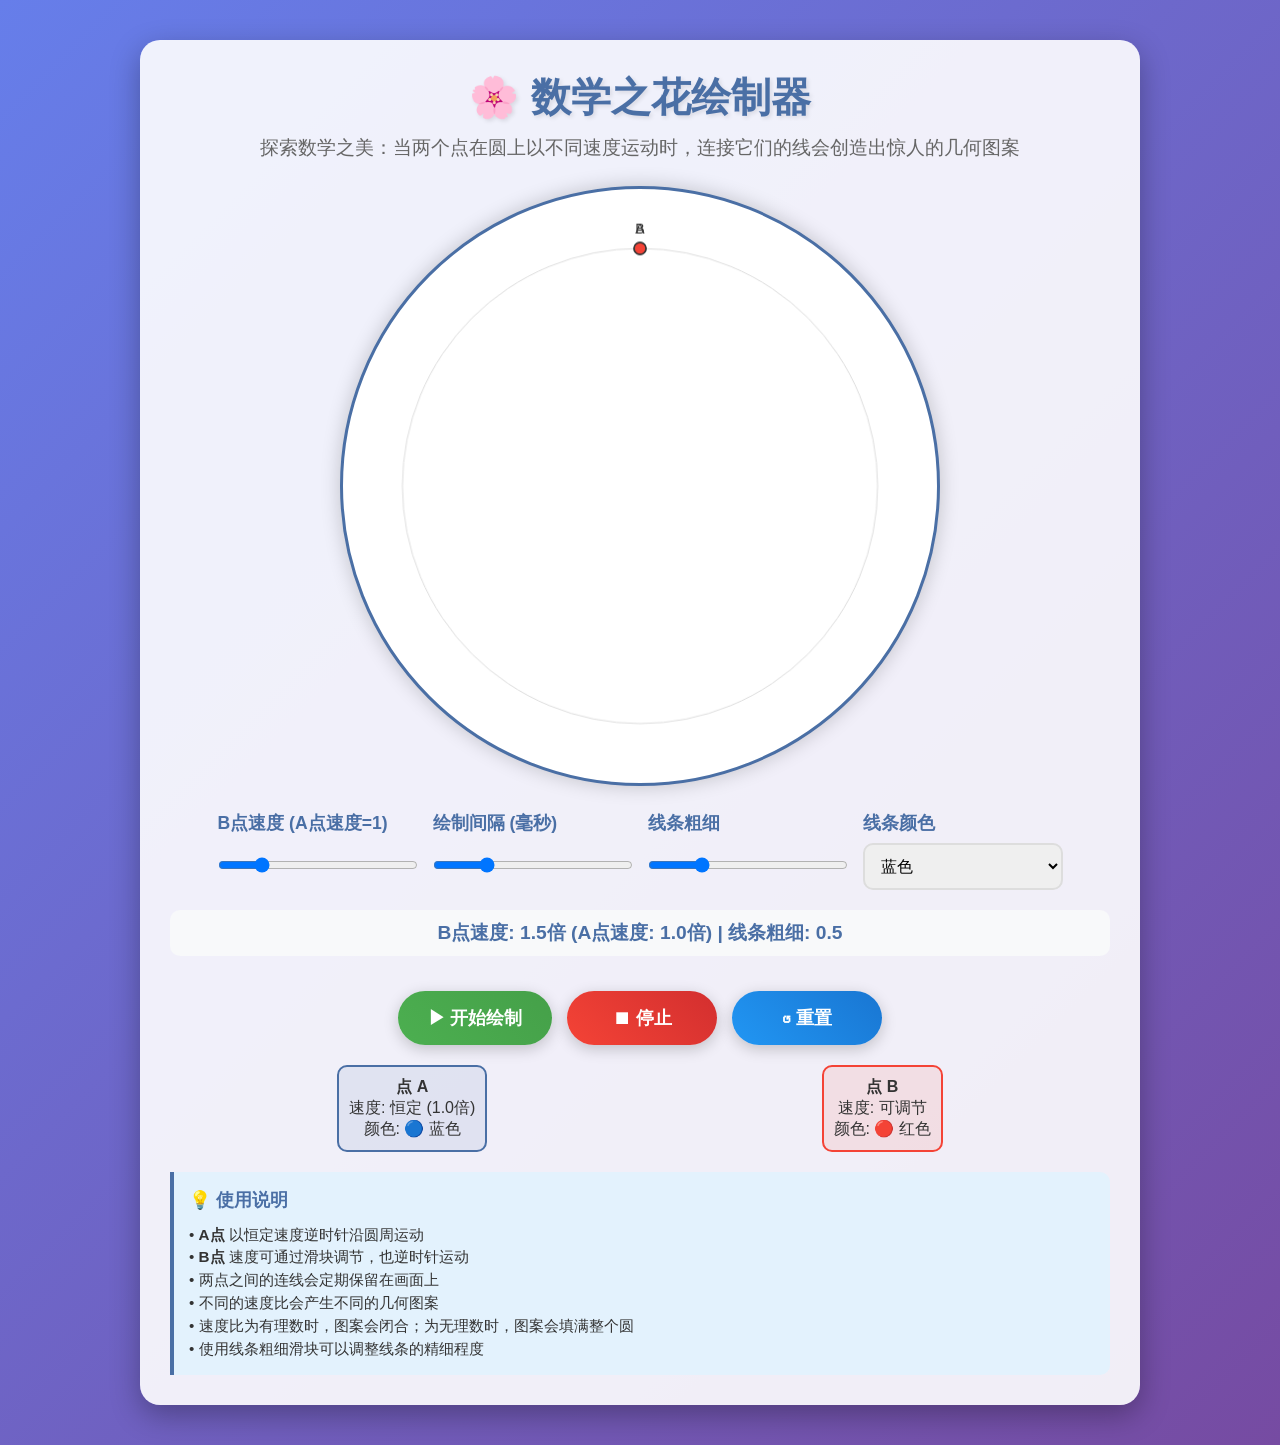
<file: draw.html>
<!DOCTYPE html>
<html lang="zh-CN">
<head>
    <meta charset="UTF-8">
    <meta name="viewport" content="width=device-width, initial-scale=1.0">
    <title>数学之花绘制器</title>
    <style>
        * {
            margin: 0;
            padding: 0;
            box-sizing: border-box;
        }
        
        body {
            font-family: 'Arial', sans-serif;
            background: linear-gradient(135deg, #667eea 0%, #764ba2 100%);
            min-height: 100vh;
            display: flex;
            flex-direction: column;
            align-items: center;
            padding: 20px;
            color: #333;
        }
        
        .container {
            background: rgba(255, 255, 255, 0.9);
            border-radius: 20px;
            box-shadow: 0 10px 30px rgba(0, 0, 0, 0.3);
            padding: 30px;
            margin: 20px;
            width: 95%;
            max-width: 1000px;
        }
        
        header {
            text-align: center;
            margin-bottom: 25px;
        }
        
        h1 {
            font-size: 2.5em;
            color: #4a6fa5;
            margin-bottom: 10px;
            text-shadow: 2px 2px 4px rgba(0, 0, 0, 0.1);
        }
        
        .subtitle {
            color: #666;
            font-size: 1.2em;
            margin-bottom: 20px;
        }
        
        .canvas-container {
            display: flex;
            justify-content: center;
            margin: 0 auto 25px;
            position: relative;
            width: 100%;
            aspect-ratio: 1/1;
            max-width: 600px;
            max-height: 600px;
        }
        
        canvas {
            width: 100%;
            height: 100%;
            border: 3px solid #4a6fa5;
            border-radius: 50%;
            box-shadow: 0 0 20px rgba(0, 0, 0, 0.2);
            background: white;
            display: block;
        }
        
        .controls {
            display: flex;
            flex-direction: column;
            gap: 20px;
            margin: 20px 0;
        }
        
        .control-group {
            display: flex;
            flex-wrap: wrap;
            gap: 15px;
            justify-content: center;
        }
        
        .control-item {
            display: flex;
            flex-direction: column;
            min-width: 200px;
        }
        
        label {
            font-weight: bold;
            margin-bottom: 8px;
            color: #4a6fa5;
            font-size: 1.1em;
        }
        
        input, select {
            padding: 12px;
            border: 2px solid #ddd;
            border-radius: 10px;
            font-size: 16px;
            transition: all 0.3s ease;
        }
        
        input:focus, select:focus {
            outline: none;
            border-color: #4a6fa5;
            box-shadow: 0 0 0 3px rgba(74, 111, 165, 0.2);
        }
        
        .speed-display {
            background: #f8f9fa;
            padding: 10px;
            border-radius: 10px;
            text-align: center;
            font-weight: bold;
            color: #4a6fa5;
            font-size: 1.2em;
        }
        
        .buttons {
            display: flex;
            justify-content: center;
            gap: 15px;
            margin-top: 15px;
        }
        
        button {
            padding: 15px 30px;
            font-size: 1.1em;
            font-weight: bold;
            border: none;
            border-radius: 50px;
            cursor: pointer;
            transition: all 0.3s ease;
            box-shadow: 0 4px 15px rgba(0, 0, 0, 0.2);
            color: white;
            min-width: 150px;
        }
        
        button:hover {
            transform: translateY(-2px);
            box-shadow: 0 6px 20px rgba(0, 0, 0, 0.3);
        }
        
        button:active {
            transform: translateY(0);
        }
        
        #startBtn {
            background: linear-gradient(45deg, #4CAF50, #45a049);
        }
        
        #startBtn:hover {
            background: linear-gradient(45deg, #45a049, #4CAF50);
        }
        
        #stopBtn {
            background: linear-gradient(45deg, #f44336, #d32f2f);
        }
        
        #stopBtn:hover {
            background: linear-gradient(45deg, #d32f2f, #f44336);
        }
        
        #resetBtn {
            background: linear-gradient(45deg, #2196F3, #1976D2);
        }
        
        #resetBtn:hover {
            background: linear-gradient(45deg, #1976D2, #2196F3);
        }
        
        .info-panel {
            background: #e3f2fd;
            border-left: 4px solid #4a6fa5;
            padding: 15px;
            border-radius: 0 10px 10px 0;
            margin-top: 20px;
            font-size: 0.95em;
            line-height: 1.5;
        }
        
        .info-panel h3 {
            color: #4a6fa5;
            margin-bottom: 10px;
        }
        
        .point-info {
            display: flex;
            justify-content: space-around;
            margin-top: 15px;
            text-align: center;
        }
        
        .point {
            padding: 10px;
            border-radius: 10px;
            min-width: 120px;
        }
        
        .point-a {
            background: rgba(74, 111, 165, 0.1);
            border: 2px solid #4a6fa5;
        }
        
        .point-b {
            background: rgba(244, 67, 54, 0.1);
            border: 2px solid #f44336;
        }
        
        @media (max-width: 768px) {
            .container {
                padding: 20px;
            }
            
            h1 {
                font-size: 2em;
            }
            
            .control-group {
                flex-direction: column;
            }
            
            .control-item {
                min-width: 100%;
            }
            
            button {
                width: 100%;
                margin-bottom: 10px;
            }
            
            .buttons {
                flex-direction: column;
            }
            
            .canvas-container {
                max-width: 100%;
                max-height: 400px;
            }
        }
    </style>
</head>
<body>
    <div class="container">
        <header>
            <h1>🌸 数学之花绘制器</h1>
            <p class="subtitle">探索数学之美：当两个点在圆上以不同速度运动时，连接它们的线会创造出惊人的几何图案</p>
        </header>
        
        <div class="canvas-container">
            <canvas id="flowerCanvas"></canvas>
        </div>
        
        <div class="controls">
            <div class="control-group">
                <div class="control-item">
                    <label for="bSpeed">B点速度 (A点速度=1)</label>
                    <input type="range" id="bSpeed" min="0.1" max="10" step="0.1" value="1.5">
                </div>
                <div class="control-item">
                    <label for="lineInterval">绘制间隔 (毫秒)</label>
                    <input type="range" id="lineInterval" min="10" max="200" step="5" value="50">
                </div>
                <div class="control-item">
                    <label for="lineWidth">线条粗细</label>
                    <input type="range" id="lineWidth" min="0.1" max="2" step="0.1" value="0.5">
                </div>
                <div class="control-item">
                    <label for="lineColor">线条颜色</label>
                    <select id="lineColor">
                        <option value="#FF69B4">粉色</option>
                        <option value="#4169E1" selected>蓝色</option>
                        <option value="#32CD32">绿色</option>
                        <option value="#FF4500">橙色</option>
                        <option value="#9370DB">紫色</option>
                        <option value="#20B2AA">青色</option>
                    </select>
                </div>
            </div>
            
            <div class="speed-display" id="speedDisplay">B点速度: 1.5倍 (A点速度: 1.0倍) | 线条粗细: 0.5</div>
            
            <div class="buttons">
                <button id="startBtn">▶ 开始绘制</button>
                <button id="stopBtn">⏹ 停止</button>
                <button id="resetBtn">↺ 重置</button>
            </div>
        </div>
        
        <div class="point-info">
            <div class="point point-a">
                <strong>点 A</strong><br>
                速度: 恒定 (1.0倍)<br>
                颜色: 🔵 蓝色
            </div>
            <div class="point point-b">
                <strong>点 B</strong><br>
                速度: 可调节<br>
                颜色: 🔴 红色
            </div>
        </div>
        
        <div class="info-panel">
            <h3>💡 使用说明</h3>
            <p>• <strong>A点</strong> 以恒定速度逆时针沿圆周运动</p>
            <p>• <strong>B点</strong> 速度可通过滑块调节，也逆时针运动</p>
            <p>• 两点之间的连线会定期保留在画面上</p>
            <p>• 不同的速度比会产生不同的几何图案</p>
            <p>• 速度比为有理数时，图案会闭合；为无理数时，图案会填满整个圆</p>
            <p>• 使用线条粗细滑块可以调整线条的精细程度</p>
        </div>
    </div>

    <script>
        document.addEventListener('DOMContentLoaded', function() {
            // 获取DOM元素
            const canvas = document.getElementById('flowerCanvas');
            const ctx = canvas.getContext('2d');
            const bSpeedSlider = document.getElementById('bSpeed');
            const lineIntervalSlider = document.getElementById('lineInterval');
            const lineWidthSlider = document.getElementById('lineWidth');
            const lineColorSelect = document.getElementById('lineColor');
            const speedDisplay = document.getElementById('speedDisplay');
            const startBtn = document.getElementById('startBtn');
            const stopBtn = document.getElementById('stopBtn');
            const resetBtn = document.getElementById('resetBtn');
            
            // 定义全局变量
            let centerX, centerY, radius;
            let animationId = null;
            let lastDrawTime = 0;
            let angleA = 0;
            let angleB = 0;
            let isRunning = false;
            let lineHistory = [];
            
            // 动态调整canvas大小
            function resizeCanvas() {
                const container = canvas.parentElement;
                const containerWidth = container.clientWidth;
                const containerHeight = container.clientHeight;
                
                // 使canvas适应容器
                canvas.width = containerWidth;
                canvas.height = containerHeight;
                
                // 重新计算圆心和半径
                centerX = canvas.width / 2;
                centerY = canvas.height / 2;
                radius = Math.min(canvas.width, canvas.height) * 0.4;
            }
            
            // 更新速度显示
            function updateSpeedDisplay() {
                const bSpeed = parseFloat(bSpeedSlider.value);
                const lineWidth = parseFloat(lineWidthSlider.value);
                speedDisplay.textContent = `B点速度: ${bSpeed}倍 (A点速度: 1.0倍) | 线条粗细: ${lineWidth}`;
            }
            
            // 绘制圆形轨道
            function drawCircle() {
                ctx.beginPath();
                ctx.arc(centerX, centerY, radius, 0, Math.PI * 2);
                ctx.strokeStyle = '#ddd';
                ctx.lineWidth = 1;
                ctx.stroke();
            }
            
            // 绘制点
            function drawPoint(angle, color, label) {
                const x = centerX + radius * Math.cos(angle - Math.PI/2);
                const y = centerY + radius * Math.sin(angle - Math.PI/2);
                
                // 绘制点
                ctx.beginPath();
                ctx.arc(x, y, 6, 0, Math.PI * 2);
                ctx.fillStyle = color;
                ctx.fill();
                ctx.strokeStyle = '#333';
                ctx.lineWidth = 1.5;
                ctx.stroke();
                
                // 绘制标签
                ctx.font = '14px Arial';
                ctx.fillStyle = '#333';
                ctx.textAlign = 'center';
                ctx.fillText(label, x, y - 15);
            }
            
            // 绘制连接线
            function drawLine(angleA, angleB, color, width) {
                const x1 = centerX + radius * Math.cos(angleA - Math.PI/2);
                const y1 = centerY + radius * Math.sin(angleA - Math.PI/2);
                const x2 = centerX + radius * Math.cos(angleB - Math.PI/2);
                const y2 = centerY + radius * Math.sin(angleB - Math.PI/2);
                
                ctx.beginPath();
                ctx.moveTo(x1, y1);
                ctx.lineTo(x2, y2);
                ctx.strokeStyle = color;
                ctx.lineWidth = width;
                ctx.stroke();
                
                return { x1, y1, x2, y2, color, width };
            }
            
            // 清除画布
            function clearCanvas() {
                ctx.clearRect(0, 0, canvas.width, canvas.height);
            }
            
            // 重绘所有历史线条
            function redrawHistory() {
                lineHistory.forEach(line => {
                    ctx.beginPath();
                    ctx.moveTo(line.x1, line.y1);
                    ctx.lineTo(line.x2, line.y2);
                    ctx.strokeStyle = line.color;
                    ctx.lineWidth = line.width;
                    ctx.stroke();
                });
            }
            
            // 主要动画函数
            function animate(currentTime) {
                if (!isRunning) return;
                
                // 清除画布
                clearCanvas();
                
                // 重新绘制历史线条
                redrawHistory();
                
                // 绘制圆形轨道
                drawCircle();
                
                // 获取参数
                const bSpeed = parseFloat(bSpeedSlider.value);
                const lineInterval = parseInt(lineIntervalSlider.value);
                const lineWidth = parseFloat(lineWidthSlider.value);
                const lineColor = lineColorSelect.value;
                
                // 计算时间差
                const deltaTime = 16;
                
                // 更新角度（逆时针运动）
                angleA += 0.01 * deltaTime;
                angleB += 0.01 * bSpeed * deltaTime;
                
                // 保持角度在0-2π范围内
                angleA %= Math.PI * 2;
                angleB %= Math.PI * 2;
                
                // 定期绘制线条
                if (currentTime - lastDrawTime > lineInterval) {
                    const line = drawLine(angleA, angleB, lineColor, lineWidth);
                    lineHistory.push(line);
                    lastDrawTime = currentTime;
                }
                
                // 绘制当前连接线
                drawLine(angleA, angleB, '#FF69B4', Math.max(0.8, lineWidth + 0.3));
                
                // 绘制点
                drawPoint(angleA, '#4a6fa5', 'A');
                drawPoint(angleB, '#f44336', 'B');
                
                // 继续动画
                animationId = requestAnimationFrame(animate);
            }
            
            // 开始动画
            function startAnimation() {
                if (isRunning) return;
                isRunning = true;
                lastDrawTime = performance.now();
                animationId = requestAnimationFrame(animate);
                startBtn.disabled = true;
                stopBtn.disabled = false;
            }
            
            // 停止动画
            function stopAnimation() {
                if (!isRunning) return;
                isRunning = false;
                if (animationId) {
                    cancelAnimationFrame(animationId);
                    animationId = null;
                }
                startBtn.disabled = false;
                stopBtn.disabled = true;
            }
            
            // 重置画布
            function resetCanvas() {
                stopAnimation();
                lineHistory = [];
                angleA = 0;
                angleB = 0;
                clearCanvas();
                drawCircle();
                drawPoint(0, '#4a6fa5', 'A');
                drawPoint(0, '#f44336', 'B');
                startBtn.disabled = false;
                stopBtn.disabled = true;
            }
            
            // 初始化
            resizeCanvas();
            updateSpeedDisplay();
            resetCanvas();
            stopBtn.disabled = true;
            
            // 事件监听器
            bSpeedSlider.addEventListener('input', updateSpeedDisplay);
            lineIntervalSlider.addEventListener('input', updateSpeedDisplay);
            lineWidthSlider.addEventListener('input', updateSpeedDisplay);
            startBtn.addEventListener('click', startAnimation);
            stopBtn.addEventListener('click', stopAnimation);
            resetBtn.addEventListener('click', resetCanvas);
            
            // 响应窗口大小变化
            window.addEventListener('resize', function() {
                resizeCanvas();
                if (isRunning) {
                    stopAnimation();
                    resetCanvas();
                    alert('窗口大小已调整，请重新开始绘制。');
                } else {
                    clearCanvas();
                    drawCircle();
                    drawPoint(0, '#4a6fa5', 'A');
                    drawPoint(0, '#f44336', 'B');
                }
            });
        });
    </script>
</body>
</html>
</file>
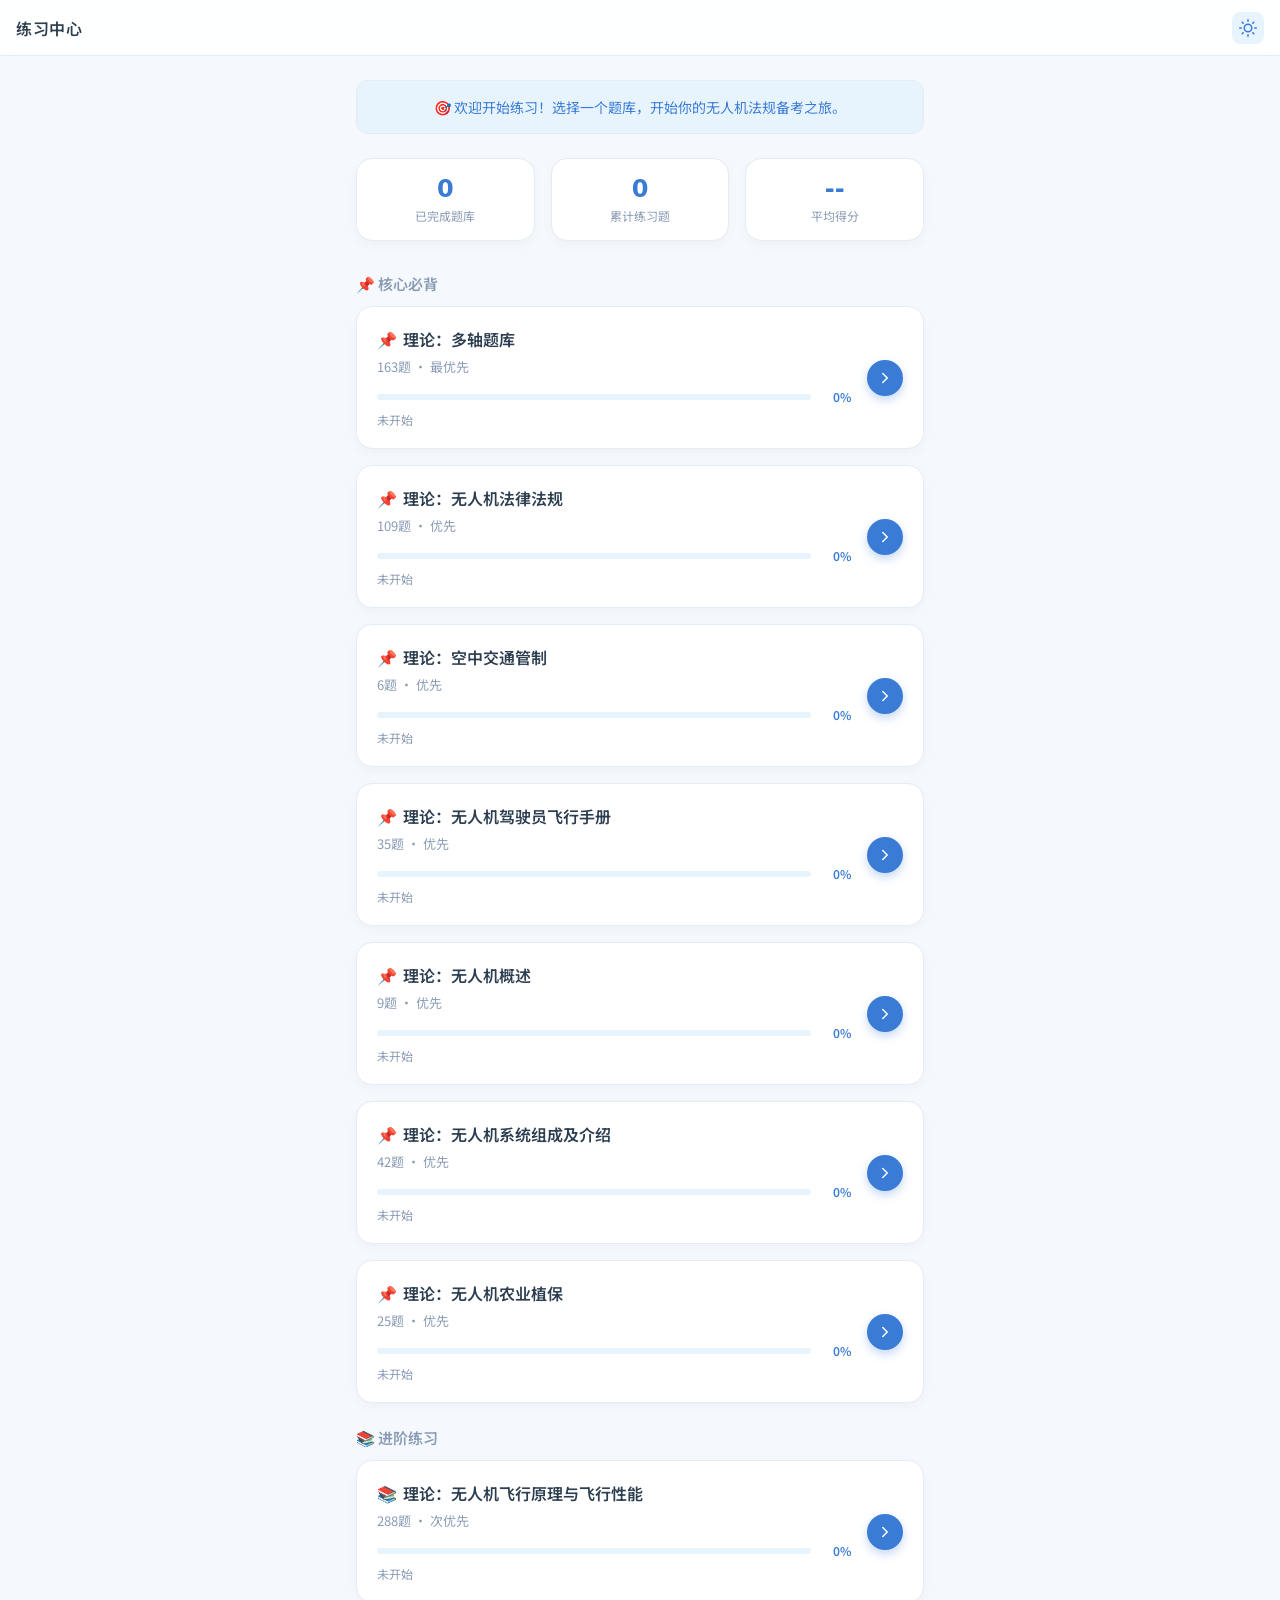
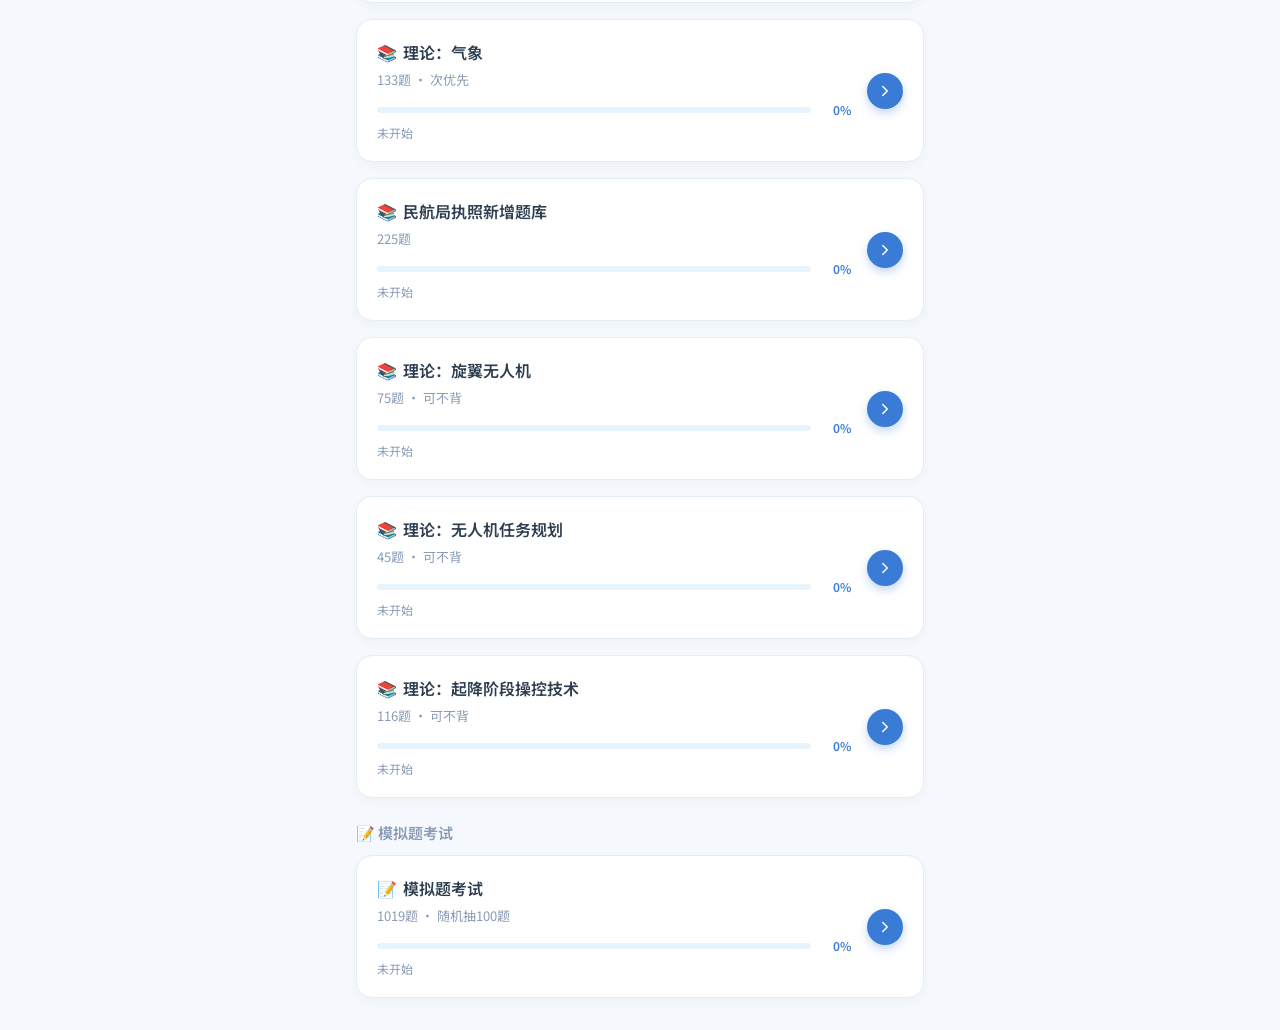
<file: 无人机/quiz.html>
<!DOCTYPE html>
<html lang="zh-CN" data-theme="light">

<head>
  <meta charset="UTF-8">
  <meta name="viewport" content="width=device-width, initial-scale=1.0, user-scalable=no, maximum-scale=1.0">
  <title>无人机法规 · 练习</title>
  <style>
    @import url('https://fonts.googleapis.com/css2?family=Noto+Sans+SC:wght@300;400;500;600&display=swap');

    * {
      margin: 0;
      padding: 0;
      box-sizing: border-box;
      -webkit-tap-highlight-color: transparent
    }

    :root {
      --bg: #f5f8fc;
      --card: #fff;
      --primary: #3a7bd5;
      --accent: #5bb8f5;
      --water: #e8f4fd;
      --text: #2c3e50;
      --sub: #8a9bb5;
      --correct: #4caf93;
      --wrong: #e06c75;
      --border: #e4ecf5;
      --overlay: rgba(44, 62, 80, .3);
      --header-bg: rgba(255, 255, 255, .88);
      --font-scale: 1;
    }

    [data-theme="dark"] {
      --bg: #121212;
      --card: #1e1e1e;
      --primary: #4a90e2;
      --accent: #63b3ed;
      --water: #1a2635;
      --text: #e0e0e0;
      --sub: #8899a6;
      --correct: #3a9679;
      --wrong: #d35f67;
      --border: #2c2c2c;
      --overlay: rgba(0, 0, 0, .6);
      --header-bg: rgba(30, 30, 30, .88);
    }

    html,
    body {
      height: 100%;
      font-family: 'Noto Sans SC', 'Hiragino Sans', 'PingFang SC', sans-serif;
      background: var(--bg);
      color: var(--text);
      overflow: hidden;
      font-weight: 400;
      -webkit-font-smoothing: antialiased;
      transition: background 0.3s, color 0.3s;
      -webkit-user-select: none;
      user-select: none;
    }

    /* ── top bar ── */
    .topbar {
      position: fixed;
      top: 0;
      left: 0;
      right: 0;
      height: 52px;
      display: flex;
      align-items: center;
      justify-content: space-between;
      padding: 0 16px;
      background: var(--header-bg);
      backdrop-filter: blur(12px);
      -webkit-backdrop-filter: blur(12px);
      border-bottom: 1px solid var(--border);
      z-index: 100;
      font-size: 14px;
    }

    .left-actions,
    .right-actions {
      display: flex;
      align-items: center;
      gap: 8px;
    }

    .timer {
      font-variant-numeric: tabular-nums;
      color: var(--text);
      font-weight: 500;
      font-size: 15px;
      position: absolute;
      left: 50%;
      transform: translateX(-50%);
    }

    .icon-btn {
      width: 32px;
      height: 32px;
      display: flex;
      align-items: center;
      justify-content: center;
      border: none;
      background: var(--water);
      border-radius: 8px;
      cursor: pointer;
      color: var(--primary);
      transition: background .2s;
    }

    .icon-btn:active {
      background: var(--border)
    }

    .icon-btn svg {
      width: 18px;
      height: 18px;
    }

    .font-btn {
      font-size: 13px;
      font-weight: 700;
      width: 32px;
      height: 32px;
      font-family: 'Noto Sans SC', system-ui, sans-serif;
    }

    /* font size popup */
    .font-popup {
      position: absolute;
      top: 44px;
      right: 16px;
      background: var(--card);
      border: 1px solid var(--border);
      border-radius: 12px;
      padding: 14px 16px;
      z-index: 200;
      box-shadow: 0 8px 24px rgba(0,0,0,0.1);
      min-width: 200px;
      opacity: 0;
      pointer-events: none;
      transform: translateY(-4px);
      transition: opacity 0.2s, transform 0.2s;
    }
    .font-popup.visible {
      opacity: 1;
      pointer-events: auto;
      transform: translateY(0);
    }
    .font-popup-label {
      font-size: 12px;
      color: var(--sub);
      margin-bottom: 8px;
      display: flex;
      justify-content: space-between;
      align-items: center;
    }
    .font-popup-value {
      font-weight: 600;
      color: var(--primary);
      font-variant-numeric: tabular-nums;
    }
    .font-popup-slider {
      width: 100%;
      -webkit-appearance: none;
      appearance: none;
      height: 4px;
      border-radius: 2px;
      background: var(--water);
      outline: none;
      cursor: pointer;
    }
    .font-popup-slider::-webkit-slider-thumb {
      -webkit-appearance: none;
      appearance: none;
      width: 18px;
      height: 18px;
      border-radius: 50%;
      background: var(--primary);
      cursor: pointer;
      box-shadow: 0 2px 6px rgba(58,123,213,0.3);
    }
    .font-popup-slider::-moz-range-thumb {
      width: 18px;
      height: 18px;
      border-radius: 50%;
      background: var(--primary);
      cursor: pointer;
      border: none;
      box-shadow: 0 2px 6px rgba(58,123,213,0.3);
    }

    .moon-icon {
      display: none;
    }

    [data-theme="dark"] .sun-icon {
      display: none;
    }

    [data-theme="dark"] .moon-icon {
      display: block;
    }

    .text-btn {
      border: none;
      background: var(--primary);
      color: #fff;
      padding: 6px 14px;
      border-radius: 8px;
      font-size: 13px;
      font-weight: 500;
      cursor: pointer;
      transition: transform 0.15s, background 0.2s, color 0.2s;
    }

    .text-btn:active {
      transform: scale(0.95);
    }

    .text-btn.submitted {
      background: var(--water);
      color: var(--primary);
    }



    /* ── progress ── */
    .progress-track {
      position: fixed;
      top: 52px;
      left: 0;
      right: 0;
      height: 2px;
      background: var(--border);
      z-index: 99;
    }

    .progress-bar {
      height: 100%;
      background: linear-gradient(90deg, var(--primary), var(--accent));
      transition: width .35s cubic-bezier(.4, 0, .2, 1);
      border-radius: 0 1px 1px 0;
    }

    /* ── main container ── */
    .main {
      position: fixed;
      top: 54px;
      bottom: 56px;
      left: 0;
      right: 0;
      overflow: hidden;
    }

    /* ── slide wrapper ── */
    .slide-wrapper {
      width: 100%;
      height: 100%;
      position: relative;
      transition: filter 0.3s;
    }

    .slide-wrapper.blurred {
      filter: blur(8px);
      pointer-events: none;
    }

    .slide {
      position: absolute;
      top: 0;
      left: 0;
      right: 0;
      bottom: 0;
      padding: 20px 16px 32px;
      overflow-y: auto;
      -webkit-overflow-scrolling: touch;
      will-change: transform, opacity;
      transition: transform .32s cubic-bezier(.4, 0, .2, 1), opacity .32s cubic-bezier(.4, 0, .2, 1);
    }

    .slide.center {
      transform: translateX(0);
      opacity: 1
    }

    .slide.left {
      transform: translateX(-40%);
      opacity: 0;
      pointer-events: none
    }

    .slide.right {
      transform: translateX(40%);
      opacity: 0;
      pointer-events: none
    }

    /* ── question card ── */
    .q-num {
      font-size: 12px;
      color: var(--sub);
      margin-bottom: 8px;
      font-weight: 400;
      letter-spacing: .3px;
    }

    .q-stem {
      font-size: calc(16px * var(--font-scale));
      line-height: 1.6;
      font-weight: 500;
      margin-bottom: 24px;
      color: var(--text);
      word-break: break-word;
    }

    /* ── options ── */
    .options {
      display: flex;
      flex-direction: column;
      gap: 12px
    }

    .opt {
      position: relative;
      display: flex;
      align-items: flex-start;
      padding: 14px 16px;
      background: var(--card);
      border: 1.5px solid var(--border);
      border-radius: 12px;
      cursor: pointer;
      transition: border-color .18s, background .18s, transform .18s;
      -webkit-user-select: none;
      user-select: none;
    }

    .opt:active:not(.disabled) {
      transform: scale(.98)
    }

    .opt .label {
      flex-shrink: 0;
      width: 26px;
      height: 26px;
      display: flex;
      align-items: center;
      justify-content: center;
      border-radius: 6px;
      background: var(--water);
      font-size: 13px;
      font-weight: 600;
      color: var(--primary);
      margin-right: 12px;
      transition: background .18s, color .18s;
    }

    .opt .content {
      font-size: calc(15px * var(--font-scale));
      line-height: 1.5;
      padding-top: 2px;
      color: var(--text);
    }

    .opt.selected {
      border-color: var(--primary);
      background: var(--water)
    }

    .opt.selected .label {
      background: var(--primary);
      color: #fff
    }

    .opt.correct {
      border-color: var(--correct);
      background: rgba(76, 175, 147, 0.1)
    }

    .opt.correct .label {
      background: var(--correct);
      color: #fff
    }

    .opt.wrong {
      border-color: var(--wrong);
      background: rgba(224, 108, 117, 0.1)
    }

    .opt.wrong .label {
      background: var(--wrong);
      color: #fff
    }

    .opt.disabled {
      pointer-events: none
    }

    .opt.dimmed {
      opacity: .45
    }

    /* ── analysis ── */
    .analysis {
      margin-top: 20px;
      padding: 16px;
      background: var(--water);
      border-radius: 12px;
      font-size: calc(14px * var(--font-scale));
      line-height: 1.7;
      color: var(--sub);
      display: none;
      animation: fadeUp .3s ease-out;
    }

    .analysis.show {
      display: block
    }

    .analysis strong {
      color: var(--text);
      font-weight: 600
    }

    /* ── animations ── */
    @keyframes shake {

      0%,
      100% {
        transform: translateX(0);
      }

      25% {
        transform: translateX(-6px);
      }

      50% {
        transform: translateX(6px);
      }

      75% {
        transform: translateX(-6px);
      }
    }

    .opt.wrong.shake {
      animation: shake 0.4s cubic-bezier(.36, .07, .19, .97) both;
    }

    @keyframes sparkle {
      0% {
        transform: scale(1);
        box-shadow: 0 0 0 0 rgba(76, 175, 147, .4);
      }

      50% {
        transform: scale(1.03);
        box-shadow: 0 0 0 15px rgba(76, 175, 147, 0);
      }

      100% {
        transform: scale(1);
        box-shadow: 0 0 0 0 rgba(76, 175, 147, 0);
      }
    }

    .opt.correct.sparkle {
      animation: sparkle 0.5s ease-out both;
    }

    @keyframes fadeUp {
      from {
        opacity: 0;
        transform: translateY(10px)
      }

      to {
        opacity: 1;
        transform: translateY(0)
      }
    }

    /* ── Modals ── */
    .modal-overlay {
      position: fixed;
      top: 0;
      left: 0;
      right: 0;
      bottom: 0;
      background: var(--overlay);
      backdrop-filter: blur(6px);
      -webkit-backdrop-filter: blur(6px);
      z-index: 200;
      display: none;
      opacity: 0;
      transition: opacity .3s;
    }

    .modal-overlay.show {
      display: flex;
    }

    .modal-overlay.visible {
      opacity: 1
    }

    /* Answer Card */
    .modal-overlay.ac-wrapper {
      align-items: flex-end;
      justify-content: center;
    }

    .answer-card {
      width: 100%;
      max-width: 480px;
      max-height: 80vh;
      background: var(--card);
      border-radius: 24px 24px 0 0;
      padding: 24px 20px 32px;
      overflow-y: auto;
      transform: translateY(100%);
      transition: transform .4s cubic-bezier(.175, .885, .32, 1.1);
      box-shadow: 0 -4px 24px rgba(0, 0, 0, 0.06);
    }

    .modal-overlay.visible .answer-card {
      transform: translateY(0)
    }

    .ac-header {
      display: flex;
      align-items: center;
      justify-content: space-between;
      margin-bottom: 20px;
    }

    .ac-header h3 {
      font-size: 16px;
      font-weight: 600;
      color: var(--text)
    }

    .ac-stats {
      font-size: 13px;
      color: var(--sub)
    }

    .ac-close {
      width: 32px;
      height: 32px;
      display: flex;
      align-items: center;
      justify-content: center;
      border: none;
      background: var(--bg);
      border-radius: 10px;
      cursor: pointer;
    }

    .ac-close svg {
      width: 16px;
      height: 16px;
      color: var(--sub)
    }

    .ac-grid {
      display: grid;
      grid-template-columns: repeat(auto-fill, minmax(42px, 1fr));
      gap: 10px;
    }

    .ac-cell {
      aspect-ratio: 1;
      display: flex;
      align-items: center;
      justify-content: center;
      border-radius: 10px;
      font-size: 14px;
      font-weight: 500;
      cursor: pointer;
      border: 1.5px solid var(--border);
      background: var(--bg);
      color: var(--sub);
      transition: transform .15s, border-color .15s;
    }

    .ac-cell:active {
      transform: scale(.92)
    }

    .ac-cell.done-correct {
      background: rgba(76, 175, 147, 0.1);
      border-color: var(--correct);
      color: var(--correct);
    }

    .ac-cell.done-wrong {
      background: rgba(224, 108, 117, 0.1);
      border-color: var(--wrong);
      color: var(--wrong);
    }

    .ac-cell.current {
      border-color: var(--primary);
      color: var(--primary);
      background: var(--water);
    }

    /* Dialog */
    .modal-overlay.dialog-wrapper {
      align-items: center;
      justify-content: center;
    }

    .dialog {
      width: 320px;
      background: var(--card);
      border-radius: 20px;
      padding: 24px;
      text-align: center;
      box-shadow: 0 10px 40px rgba(0, 0, 0, 0.15);
      transform: scale(0.9);
      transition: transform 0.3s cubic-bezier(.175, .885, .32, 1.275);
    }

    .modal-overlay.visible .dialog {
      transform: scale(1);
    }

    .dialog-title {
      font-size: 18px;
      font-weight: 600;
      color: var(--text);
      margin-bottom: 12px;
    }

    .dialog-msg {
      font-size: 14px;
      color: var(--sub);
      line-height: 1.6;
      margin-bottom: 24px;
    }

    .dialog-actions {
      display: flex;
      gap: 12px;
    }

    .dialog-btn {
      flex: 1;
      padding: 12px 0;
      border-radius: 10px;
      border: none;
      font-size: 15px;
      font-weight: 500;
      cursor: pointer;
      transition: 0.2s;
    }

    .dialog-btn:active {
      transform: scale(0.96);
    }

    .dialog-btn.secondary {
      background: var(--water);
      color: var(--text);
    }

    .dialog-btn.primary {
      background: var(--primary);
      color: #fff;
    }

    /* Result Card */
    .modal-overlay.result-wrapper {
      align-items: center;
      justify-content: center;
    }

    .result-close {
      position: absolute;
      top: 12px; right: 12px;
      width: 32px; height: 32px;
      display: flex; align-items: center; justify-content: center;
      border: none; background: var(--bg);
      border-radius: 50%; cursor: pointer;
      z-index: 2;
      transition: background 0.2s, transform 0.15s;
    }
    .result-close:active { transform: scale(0.92); background: var(--border); }
    .result-close svg { width: 16px; height: 16px; color: var(--sub); }

    .result-card { position: relative; }

    .result-card {
      width: 90%;
      max-width: 340px;
      background: var(--card);
      border-radius: 24px;
      padding: 32px 24px;
      text-align: center;
      box-shadow: 0 10px 40px rgba(0, 0, 0, 0.2);
      transform: scale(0.9);
      transition: transform 0.3s cubic-bezier(.175, .885, .32, 1.275);
      max-height: 90vh;
      overflow-y: auto;
    }

    .modal-overlay.visible .result-card {
      transform: scale(1);
    }

    .score-title {
      font-size: 16px;
      color: var(--sub);
      font-weight: 500;
    }

    .score-val {
      font-size: 80px;
      font-weight: 700;
      color: var(--primary);
      margin: 8px 0;
      line-height: 1;
      font-family: system-ui, -apple-system, sans-serif;
      letter-spacing: -2px;
    }

    .score-stats {
      font-size: 14px;
      color: var(--sub);
      margin-bottom: 24px;
      background: var(--bg);
      padding: 10px;
      border-radius: 12px;
    }

    .res-btn {
      width: 100%;
      padding: 14px;
      border-radius: 12px;
      border: none;
      font-size: 15px;
      font-weight: 500;
      cursor: pointer;
      margin-bottom: 12px;
      transition: 0.2s;
    }

    .res-btn:active {
      transform: scale(0.97);
    }

    .res-btn.primary {
      background: var(--primary);
      color: #fff;
    }

    .res-btn.outline {
      background: transparent;
      border: 1.5px solid var(--primary);
      color: var(--primary);
    }

    .res-btn.secondary {
      background: var(--water);
      color: var(--text);
      margin-bottom: 0;
    }

    .res-btn.screenshot {
      background: #2c3e50;
      color: #fff;
    }

    /* Pause Overlay */
    .pause-overlay {
      position: fixed;
      top: 54px;
      bottom: 56px;
      left: 0;
      right: 0;
      background: transparent;
      z-index: 150;
      display: flex;
      flex-direction: column;
      align-items: center;
      justify-content: center;
      opacity: 0;
      pointer-events: none;
      transition: opacity 0.3s;
    }

    [data-theme="dark"] .pause-overlay {
      background: transparent;
    }

    .pause-overlay.visible {
      opacity: 1;
      pointer-events: auto;
    }

    .pause-icon {
      width: 48px;
      height: 48px;
      color: var(--primary);
      margin-bottom: 16px;
    }

    .pause-text {
      font-size: 18px;
      font-weight: 500;
      color: var(--text);
      margin-bottom: 12px;
    }

    .pause-hint {
      font-size: 13px;
      color: var(--sub);
      cursor: pointer;
      user-select: none;
    }

    .resume-btn {
      background: var(--primary);
      color: #fff;
      border: none;
      padding: 12px 32px;
      border-radius: 20px;
      font-size: 16px;
      font-weight: 500;
      cursor: pointer;
      box-shadow: 0 4px 12px rgba(58, 123, 213, 0.3);
      transition: transform 0.2s;
    }

    .resume-btn:active {
      transform: scale(0.95);
    }

    /* Report Card (Screenshot View) */
.report-overlay {
  position:fixed;top:0;left:0;right:0;bottom:0;
  background:#f5f8fc;
  z-index:300;
  display:none;
  opacity:0;
  transition:opacity .3s;
  overflow-y:auto;
}
.report-overlay.show{display:block;}
.report-overlay.visible{opacity:1;}
.result-page { background: #fff; z-index: 1000; max-width: 480px; margin: 0 auto; width: 100%; min-height: 100vh; position: relative; padding-bottom: 20px;}
.result-page * { box-sizing: border-box; }
.xiaoetong-close-report {
  position: absolute; top: 16px; right: 16px; z-index: 10;
  width: 32px; height: 32px; display: flex; align-items: center; justify-content: center;
  background: rgba(0,0,0,0.08); border-radius: 50%; cursor: pointer;
}
.result-page .bg-cover { position: relative; width: 100%; height: 319px; max-width: 480px; margin: 0 auto; }
.result-page .bg-cover .result-score-cover {
  position: absolute; top: 108px; left: 50%; display: flex; flex-direction: column; align-items: center;
  width: 165px; height: 165px; font-weight: 400; padding-top: 20px; font-size: 15px; text-align: center;
  margin-left: -82.5px; color: #333; z-index: 1;
}
.result-page .bg-cover .result-score-cover .score { 
  position: relative; font-size: 54px; font-weight: 700; line-height: 1.1; 
  font-family: "DIN Alternate", "Helvetica Neue", Helvetica, Arial, sans-serif; 
}
.result-page .bg-cover .result-score-cover .score:after { content: "%"; position: absolute; bottom: 8px; right: -20px; font-size: 16px; font-weight: 400; font-family: PingFangSC-Regular, sans-serif; }
.result-page .bg-cover img { position: absolute; top: 30px; width: 100%; left: 0; }
.result-page .tip { width: 100%; text-align: center; font-size: 15px; font-family: PingFangSC-Regular,PingFang SC; font-weight: 400; color: #3f72d9; line-height: 20px; letter-spacing: 2px; margin-top: -15px; margin-bottom: 42px; }
.result-page .result-info { justify-content: center; width: 100%; margin-bottom: 30px; display: flex; align-items: center; }
.result-page .result-info .item { display: flex; align-items: center; flex-direction: column; width: 111px; }
.result-page .result-info .item .title { color: #888; font-size: 13px; margin-bottom: 6px; }
.result-page .result-info .item .content { font-weight: 400; font-size: 18px; color: #333; font-family: "DIN Alternate", "Helvetica Neue", Arial, sans-serif; }
.result-page .result-info .split { height: 28px; border-left: 1px solid #eee; }
.result-page .btn-group { display: flex; align-items: center; flex-direction: column; margin-bottom: 18px; }
.result-page .btn-group .btn { width: 311px; height: 48px; line-height: 48px; text-align: center; border-radius: 24px; font-size: 18px; color: #fff; letter-spacing: 1px; background: #105cfb; cursor: pointer; }
.result-page .btn-group .go-on-practice { color: #105cfb; margin-top: 22px; background: #fff; border: 1px solid #105cfb; }
.mock-report-frame {
  display: block;
  width: 100%;
  max-width: 480px;
  min-height: 100vh;
  height: 100vh;
  margin: 0 auto;
  border: 0;
  background: #fff;
}
.mock-report-frame[hidden] {
  display: none !important;
}
.mock-report-exit {
  position: fixed;
  top: 0;
  left: 50%;
  transform: translateX(-240px);
  z-index: 1002;
  width: 64px;
  height: 64px;
  border: 0;
  padding: 0;
  background: transparent;
  cursor: pointer;
}
.mock-report-exit[hidden] {
  display: none !important;
}
@media (max-width: 480px) {
  .mock-report-exit {
    left: 0;
    transform: none;
  }
}/* ── bottom nav ── */
    .bottombar {
      position: fixed;
      bottom: 0;
      left: 0;
      right: 0;
      height: 56px;
      display: flex;
      align-items: center;
      justify-content: space-between;
      padding: 0 16px;
      background: var(--header-bg);
      backdrop-filter: blur(12px);
      -webkit-backdrop-filter: blur(12px);
      border-top: 1px solid var(--border);
      z-index: 50;
    }

    .nav-btn {
      display: flex;
      align-items: center;
      gap: 4px;
      border: none;
      background: none;
      font-size: 14px;
      font-weight: 500;
      color: var(--text);
      cursor: pointer;
      padding: 8px 12px;
      border-radius: 8px;
      transition: background .15s, color .15s;
      font-family: inherit;
    }

    .nav-btn:active {
      background: var(--water)
    }

    .nav-btn svg {
      width: 18px;
      height: 18px
    }

    .nav-btn.disabled {
      opacity: .3;
      pointer-events: none
    }

    .counter {
      font-size: 14px;
      color: var(--sub);
      font-variant-numeric: tabular-nums;
      font-weight: 500;
    }

    /* ── scrollbar ── */
    .slide::-webkit-scrollbar {
      width: 0
    }

    .answer-card::-webkit-scrollbar {
      width: 4px
    }

    .answer-card::-webkit-scrollbar-thumb {
      background: var(--border);
      border-radius: 2px
    }

    /* Loading Overlay */
    #loadingOverlay {
      position: fixed;
      top: 0;
      left: 0;
      right: 0;
      bottom: 0;
      background: var(--bg);
      z-index: 9999;
      display: flex;
      flex-direction: column;
      align-items: center;
      justify-content: center;
      transition: opacity 0.35s ease-out;
    }
    #loadingOverlay.fade-out {
      opacity: 0;
      pointer-events: none;
    }

    /* Page entrance animation */
    .main-content-enter {
      animation: fadeInUp 0.45s cubic-bezier(.4,0,.2,1) both;
    }
    @keyframes fadeInUp {
      from { opacity: 0; transform: translateY(16px); }
      to { opacity: 1; transform: translateY(0); }
    }
    @keyframes fadeIn {
      from { opacity: 0; }
      to { opacity: 1; }
    }

    .spinner {
      width: 40px;
      height: 40px;
      border: 3px solid var(--water);
      border-top-color: var(--primary);
      border-radius: 50%;
      animation: spin 1s linear infinite;
      margin-bottom: 16px;
    }

    @keyframes spin {
      to {
        transform: rotate(360deg);
      }
    }

    /* ── safe area ── */
    @supports(padding-bottom:env(safe-area-inset-bottom)) {
      .bottombar {
        padding-bottom: env(safe-area-inset-bottom);
        height: calc(56px + env(safe-area-inset-bottom))
      }

      .main {
        bottom: calc(56px + env(safe-area-inset-bottom))
      }

      .modal-overlay .answer-card {
        padding-bottom: calc(32px + env(safe-area-inset-bottom))
      }

      .report-container {
        padding-bottom: calc(24px + env(safe-area-inset-bottom));
      }
    }
  </style>
</head>

<body>

  <div id="loadingOverlay">
    <div class="spinner"></div>
    <div style="color:var(--sub); font-size:14px;">加载题库中...</div>
  </div>

  <header class="topbar">
    <div class="left-actions">
      <button class="icon-btn" id="homeBtn" aria-label="返回主页" onclick="location.href='index.html'">
        <svg viewBox="0 0 24 24" fill="none" stroke="currentColor" stroke-width="2" stroke-linecap="round"
          stroke-linejoin="round">
          <path d="M19 12H5M12 19l-7-7 7-7" />
        </svg>
      </button>
      <button class="icon-btn" id="randOptsBtn" aria-label="选项乱序">
      <svg viewBox="0 0 24 24" fill="none" stroke="currentColor" stroke-width="2" stroke-linecap="round" stroke-linejoin="round">
        <polyline points="16 3 21 3 21 8"/><line x1="4" y1="20" x2="21" y2="3"/><polyline points="21 16 21 21 16 21"/><line x1="15" y1="15" x2="21" y2="21"/><line x1="4" y1="4" x2="9" y2="9"/>
      </svg>
    </button>
    <button class="icon-btn" id="themeBtn" aria-label="切换主题">
        <svg class="sun-icon" viewBox="0 0 24 24" fill="none" stroke="currentColor" stroke-width="2"
          stroke-linecap="round" stroke-linejoin="round">
          <circle cx="12" cy="12" r="5" />
          <line x1="12" y1="1" x2="12" y2="3" />
          <line x1="12" y1="21" x2="12" y2="23" />
          <line x1="4.22" y1="4.22" x2="5.64" y2="5.64" />
          <line x1="18.36" y1="18.36" x2="19.78" y2="19.78" />
          <line x1="1" y1="12" x2="3" y2="12" />
          <line x1="21" y1="12" x2="23" y2="12" />
          <line x1="4.22" y1="19.78" x2="5.64" y2="18.36" />
          <line x1="18.36" y1="5.64" x2="19.78" y2="4.22" />
        </svg>
        <svg class="moon-icon" viewBox="0 0 24 24" fill="none" stroke="currentColor" stroke-width="2"
          stroke-linecap="round" stroke-linejoin="round">
          <path d="M21 12.79A9 9 0 1 1 11.21 3 7 7 0 0 0 21 12.79z" />
        </svg>
      </button>
    </div>
    <span class="timer" id="timer" style="cursor:pointer;" title="点击暂停">00:00</span>
    <div class="right-actions">
      <button class="icon-btn font-btn" id="fontBtn" aria-label="字号" title="字号">A</button>
      <button class="text-btn" id="submitBtn">交卷</button>
    </div>
    <div class="font-popup" id="fontPopup">
      <div class="font-popup-label">
        <span>字号大小</span>
        <span class="font-popup-value" id="fontValue">100%</span>
      </div>
      <input type="range" class="font-popup-slider" id="fontSlider" min="75" max="150" step="1" value="100">
    </div>
  </header>

  <div class="progress-track">
    <div class="progress-bar" id="progressBar"></div>
  </div>

  <div class="main">
    <div class="slide-wrapper" id="slideWrapper"></div>

    <div class="pause-overlay" id="pauseOverlay">
      <div class="pause-text">练习已暂停</div>
      <div class="pause-hint">点击任意位置继续</div>
    </div>
  </div>

  <nav class="bottombar">
    <button class="nav-btn" id="prevBtn">
      <svg viewBox="0 0 24 24" fill="none" stroke="currentColor" stroke-width="2" stroke-linecap="round"
        stroke-linejoin="round">
        <polyline points="15 18 9 12 15 6" />
      </svg>
      上一题
    </button>
    <span class="counter" id="counter" style="cursor:pointer;"></span>
    <button class="nav-btn" id="nextBtn">
      下一题
      <svg viewBox="0 0 24 24" fill="none" stroke="currentColor" stroke-width="2" stroke-linecap="round"
        stroke-linejoin="round">
        <polyline points="9 6 15 12 9 18" />
      </svg>
    </button>
  </nav>

  <!-- Answer Card Modal -->
  <div class="modal-overlay ac-wrapper" id="cardOverlay">
    <div class="answer-card">
      <div class="ac-header">
        <h3>答题卡</h3>
        <span class="ac-stats" id="acStats"></span>
        <button class="ac-close" id="acClose">
          <svg viewBox="0 0 24 24" fill="none" stroke="currentColor" stroke-width="2" stroke-linecap="round"
            stroke-linejoin="round">
            <line x1="18" y1="6" x2="6" y2="18" />
            <line x1="6" y1="6" x2="18" y2="18" />
          </svg>
        </button>
      </div>
      <div class="ac-grid" id="acGrid"></div>
    </div>
  </div>

  <!-- Dialog Modal -->
  <div class="modal-overlay dialog-wrapper" id="dialogOverlay">
    <div class="dialog">
      <div class="dialog-title" id="dialogTitle">提示</div>
      <div class="dialog-msg" id="dialogMsg"></div>
      <div class="dialog-actions">
        <button class="dialog-btn secondary" id="dialogCancel">取消</button>
        <button class="dialog-btn primary" id="dialogConfirm">确定</button>
      </div>
    </div>
  </div>

  <!-- Result Modal -->
  <div class="modal-overlay result-wrapper" id="resultOverlay">
    <div class="result-card">
      <button class="result-close" id="resultCloseBtn" aria-label="关闭">
        <svg viewBox="0 0 24 24" fill="none" stroke="currentColor" stroke-width="2" stroke-linecap="round" stroke-linejoin="round">
          <line x1="18" y1="6" x2="6" y2="18"/>
          <line x1="6" y1="6" x2="18" y2="18"/>
        </svg>
      </button>
      <h2 class="score-title">本次得分</h2>
      <div class="score-val" id="scoreVal">0</div>
      <div class="score-stats" id="scoreStats">用时: 00:00 | 错题: 0 | 未做: 0</div>
      <div class="result-actions">

        <button class="res-btn outline" id="exportWrongBtn">导出错题</button>
        <button class="res-btn primary" id="redoWrongBtn">补做错题</button>
        <button class="res-btn screenshot" id="screenshotBtn">生成成绩单</button>
        <button class="res-btn secondary" id="restartBtn">全新练习</button>
      </div>
    </div>
  </div>

  <!-- Report View -->
  <div class="report-overlay" id="reportOverlay">
    <div class="result-page" id="legacyReportPage">
      <div class="xiaoetong-close-report" id="reportClose">
        <svg viewBox="0 0 24 24" fill="none" stroke="#666" stroke-width="2" stroke-linecap="round" stroke-linejoin="round" style="width:16px;height:16px;"><line x1="18" y1="6" x2="6" y2="18"></line><line x1="6" y1="6" x2="18" y2="18"></line></svg>
      </div>
      <div class="bg-cover">
          <img src="resultBgImg.svg">
          <div class="result-score-cover">
              <span>正确率</span>
              <span class="score" id="reportScore">0</span>
          </div>
      </div>
      <div class="tip"> 还需继续努力加油喔！ </div>
      <div class="result-info">
          <div class="item">
              <span class="title">题数/次</span>
              <span class="content" id="reportTotal">0题</span>
          </div>
          <span class="split"></span>
          <div class="item">
              <span class="title">答对题数</span>
              <span class="content" id="reportCorrect">0题</span>
          </div>
          <span class="split"></span>
          <div class="item">
              <span class="title">所用时间</span>
              <span class="content" id="reportTime">00:00</span>
          </div>
      </div>
      <div class="btn-group">
          <div class="btn" id="reportReviewBtn">查看解析</div>
          <div class="btn go-on-practice" id="reportClose2">继续练习</div>
      </div>
    </div>
    <iframe id="mockReportFrame" class="mock-report-frame" src="%E7%90%86%E8%AE%BA%E6%A8%A1%E6%8B%9F%E8%80%83_%E5%8D%95%E6%96%87%E4%BB%B6%E7%89%88.html" hidden></iframe>
    <button id="mockReportExit" class="mock-report-exit" type="button" aria-label="退出成绩单" hidden></button>
  </div>

  <script>
    (function () {
      var urlParams = new URLSearchParams(window.location.search);
      var bankFile = urlParams.get('bank');
      if (!bankFile) {
        window.location.replace('index.html');
        return;
      }

      // 同步主页面的主题
      var savedTheme = localStorage.getItem('uav_quiz_theme') || 'light';
      document.documentElement.setAttribute('data-theme', savedTheme);

      var STORAGE_KEY = 'uav_quiz_state_' + bankFile;
      var RAW_DATA = null;

      var state = {
        theme: savedTheme,
        order: [],
        records: {},
        elapsedSec: 0,
        current: 0,
        submitted: false,
        mode: 'normal', randomizeOpts: false, shuffledOpts: {} };

      var questions = [];
      var current = 0;
      var timerInterval = null;
      var manualPaused = false; var blurPaused = false;

      // 浏览器返回时使用 bfcache，立即隐藏 loading
      function hideLoaderImmediately() {
        var loader = document.getElementById('loadingOverlay');
        if (loader) {
          loader.classList.add('fade-out');
          loader.style.display = 'none';
        }
      }
      // pageshow 事件：处理 bfcache 恢复
      window.addEventListener('pageshow', function (event) {
        if (event.persisted) {
          hideLoaderImmediately();
          document.querySelector('.topbar') && document.querySelector('.topbar').classList.add('main-content-enter');
          document.querySelector('.main') && document.querySelector('.main').classList.add('main-content-enter');
          document.querySelector('.bottombar') && document.querySelector('.bottombar').classList.add('main-content-enter');
        }
      });

      // 模拟题考试：标题或文件名匹配时随机抽取 N 题
      var MOCK_EXAM_TITLE = '模拟题考试';
      var MOCK_EXAM_FILE = '模拟题考试.json';
      var MOCK_EXAM_SAMPLE_SIZE = 100;

      // 字体大小
      var FONT_SCALE_KEY = 'uav_quiz_font_scale';
      var fontScale = parseFloat(localStorage.getItem(FONT_SCALE_KEY)) || 1;
      fontScale = Math.max(0.75, Math.min(1.5, fontScale));
      document.documentElement.style.setProperty('--font-scale', fontScale);

      // Load JSON (加 ?v= 防缓存)
      var cacheBust = '?v=' + Date.now();
      fetch(bankFile + cacheBust)
        .then(function (res) { return res.json(); })
        .then(function (data) {
          RAW_DATA = normalizeQuizData(data);
          // 同步更新页面标题，便于浏览器标签/历史记录辨识
          if (RAW_DATA.title) {
            document.title = (RAW_DATA.title === MOCK_EXAM_TITLE ? '模拟题考试' : RAW_DATA.title) + ' · 无人机法规练习';
          }
          init();
          // 在 init 渲染完成后再隐藏 loader
          requestAnimationFrame(function () {
            var loader = document.getElementById('loadingOverlay');
            loader.classList.add('fade-out');
            setTimeout(function() { loader.style.display = 'none'; }, 350);
            document.querySelector('.topbar').classList.add('main-content-enter');
            document.querySelector('.main').classList.add('main-content-enter');
            document.querySelector('.bottombar').classList.add('main-content-enter');
          });
        })
        .catch(function (err) {
          alert('加载题库失败: ' + err.message);
          window.location.href = 'index.html';
        });

      function normalizeQuizData(data) {
        var typeMap = { 'S': '单选题', 'M': '多选题', 'T': '判断题', 'F': '填空题', 'E': '简答题', 'C': '材料题' };
        if (!data) return { questions: [], title: '', total: 0 };
        var qs = data.q || data.questions || [];
        var normalized = [];
        for (var i = 0; i < qs.length; i++) {
          var q = qs[i];
          var opts = q.o || q.options || [];
          var normOpts = [];
          for (var j = 0; j < opts.length; j++) {
            var opt = opts[j];
            if (typeof opt === 'string') {
              var match = opt.match(/^([A-Z])\.\s*(.+)$/);
              if (match) {
                normOpts.push({ label: match[1], content: match[2] });
              } else {
                normOpts.push({ label: '', content: opt });
              }
            } else {
              var cnt = opt.content || '';
              var lbl = opt.label || '';
              if (lbl && cnt.startsWith(lbl + '. ')) {
                cnt = cnt.substring(lbl.length + 2);
              } else if (lbl && cnt.startsWith(lbl + '.')) {
                cnt = cnt.substring(lbl.length + 1);
              }
              normOpts.push({ label: lbl, content: cnt });
            }
          }
          var qtype = q.t || q.type || 'S';
          normalized.push({
            id: String(q.i || q.id || (i + 1)),
            type: typeMap[qtype] || qtype,
            stem: q.s || q.stem || '',
            options: normOpts,
            answer: q.a || q.answer || '',
            analysis: q.x || q.analysis || ''
          });
        }
        return {
          questions: normalized,
          title: data.t || data.title || '',
          total: data.c || data.total || normalized.length
        };
      }

      function init() {
        loadState();
        applyTheme(); applyRandOptsBtn();

        // 模拟题考试：检测题库内容是否变化，变化则丢弃旧进度，重新抽样
        if (isMockExam()) {
          var sig = getBankSignature();
          if (state.bankSig && state.bankSig !== sig) {
            state.order = [];
            state.records = {};
            state.elapsedSec = 0;
            state.submitted = false;
            state.current = 0;
          }
          state.bankSig = sig;
        }

        if (!state.order || state.order.length === 0) {
          initSession('normal');
        } else {
          questions = state.order.map(function (idx) { return RAW_DATA.questions[idx]; });
          if (questions.length === 0) initSession('normal');
          current = state.current || 0;
          if (current >= questions.length) current = 0;
        }

        render();
        if (!state.submitted) {
          startTimer();
        }
      }

      function loadState() {
        try {
          // Theme 不再保存到 state，始终从 localStorage 读取
          var globalTheme = localStorage.getItem('uav_quiz_theme');
          if (globalTheme) state.theme = globalTheme;
          var globalRand = localStorage.getItem('uav_quiz_random_opts');
          if (globalRand !== null) state.randomizeOpts = (globalRand === 'true');

          var d = localStorage.getItem(STORAGE_KEY);
          if (d) {
            var parsed = JSON.parse(d);
            if (parsed) {
              // 排除 theme 字段，避免被 state 中的旧值覆盖
              delete parsed.theme;
              state = Object.assign(state, parsed);
            }
          }
        } catch (e) { }
      }

      function saveState() {
        try {
          state.current = current;
          localStorage.setItem(STORAGE_KEY, JSON.stringify(state));
        } catch (e) { }
      }

      // 模拟题考试：标题或文件名匹配时随机抽取 N 题
      // MOCK_EXAM_TITLE / MOCK_EXAM_FILE / MOCK_EXAM_SAMPLE_SIZE 已在脚本顶部声明
      function isMockExam() {
        if (!RAW_DATA) return false;
        // 优先以 JSON 的 title 为准；若 title 不是模拟题（如 "无人机题库合并"），
        // 兜底按文件名判断，确保 模拟题考试.json 始终走抽样逻辑
        if (RAW_DATA.title === MOCK_EXAM_TITLE) return true;
        if (bankFile === MOCK_EXAM_FILE) return true;
        return false;
      }

      // 题库内容签名：用于检测题库是否被更新（题量/首末题变化），变化则重置旧进度
      function getBankSignature() {
        if (!RAW_DATA || !RAW_DATA.questions || RAW_DATA.questions.length === 0) return '';
        var qs = RAW_DATA.questions;
        var first = qs[0];
        var last = qs[qs.length - 1];
        return qs.length + '|' + (first.id || first.stem || '') + '|' + (last.id || last.stem || '');
      }

      function initSession(mode, specificIndices) {
        if (mode === 'normal') {
          var indices = [];
          for (var i = 0; i < RAW_DATA.questions.length; i++) indices.push(i);
          if (isMockExam() && RAW_DATA.questions.length > MOCK_EXAM_SAMPLE_SIZE) {
            // 模拟题考试：随机抽取 N 题
            var picked = shuffle(indices).slice(0, MOCK_EXAM_SAMPLE_SIZE);
            state.order = picked;
          } else {
            state.order = shuffle(indices);
          }
        } else {
          state.order = specificIndices;
        }
        state.records = {};
        state.elapsedSec = 0;
        state.submitted = false;
        state.mode = mode;
        state.current = 0;
        questions = state.order.map(function (idx) { return RAW_DATA.questions[idx]; });
        current = 0;
        saveState();
      }

      function shuffle(arr) {
        for (var i = arr.length - 1; i > 0; i--) {
          var j = Math.floor(Math.random() * (i + 1));
          var t = arr[i]; arr[i] = arr[j]; arr[j] = t;
        }
        return arr;
      }

      // ── Timer & Pause ──
      function startTimer() {
        clearInterval(timerInterval);
        if (!manualPaused && !blurPaused && !state.submitted) {
          timerInterval = setInterval(function () {
            state.elapsedSec++;
            saveState();
            renderTimer();
          }, 1000);
        }
        renderTimer();
      }

      function pauseTimer() {
        clearInterval(timerInterval);
      }

      function renderTimer() {
        document.getElementById('timer').textContent = formatTime(state.elapsedSec);
      }
      function formatTime(s) {
        var m = Math.floor(s / 60);
        var sec = s % 60;
        return (m < 10 ? '0' : '') + m + ':' + (sec < 10 ? '0' : '') + sec;
      }

      function handleManualPause() {
        if (state.submitted) return;
        manualPaused = true;
        pauseTimer();
        document.getElementById('pauseOverlay').classList.add('visible');
        document.getElementById('slideWrapper').classList.add('blurred');
      }

      function handleManualResume() {
        if (state.submitted) return;
        manualPaused = false;
        startTimer();
        document.getElementById('pauseOverlay').classList.remove('visible');
        if (!blurPaused && document.hasFocus()) {
          document.getElementById('slideWrapper').classList.remove('blurred');
        }
      }

      function handleBlur() {
        if (state.submitted) return;
        blurPaused = true;
        pauseTimer();
        document.getElementById('slideWrapper').classList.add('blurred');
      }

      function handleFocus() {
        if (state.submitted) return;
        blurPaused = false;
        startTimer();
        if (!manualPaused) {
          document.getElementById('slideWrapper').classList.remove('blurred');
        }
      }

      document.addEventListener('visibilitychange', function () {
        if (document.hidden) handleBlur();
        else handleFocus();
      });
      window.addEventListener('blur', handleBlur);
      window.addEventListener('focus', handleFocus);
      document.getElementById('pauseOverlay').addEventListener('click', function () {
        if (manualPaused) handleManualResume();
      });
      document.getElementById('timer').addEventListener('click', function(){
        if (!manualPaused) handleManualPause();
      });

      function applyRandOptsBtn() {
        var btn = document.getElementById('randOptsBtn');
        if (btn) {
            if (state.randomizeOpts) {
              btn.style.background = 'var(--primary)';
              btn.style.color = '#fff';
            } else {
              btn.style.background = '';
              btn.style.color = '';
            }
        }
      }
      document.getElementById('randOptsBtn').addEventListener('click', function(){
        state.randomizeOpts = !state.randomizeOpts;
        applyRandOptsBtn();
        try { localStorage.setItem('uav_quiz_random_opts', state.randomizeOpts); } catch(e){}
        saveState();
        renderSlide();
      });


      // ── Theme ──
      function applyTheme() { document.documentElement.setAttribute('data-theme', state.theme); }
      document.getElementById('themeBtn').addEventListener('click', function () {
        state.theme = state.theme === 'light' ? 'dark' : 'light';
        applyTheme(); applyRandOptsBtn();
        try { localStorage.setItem('uav_quiz_theme', state.theme); } catch (e) { }
      });

      // 监听跨标签页/页面的 theme 变化
      window.addEventListener('storage', function (e) {
        if (e.key === 'uav_quiz_theme' && e.newValue) {
          state.theme = e.newValue;
          applyTheme();
          applyRandOptsBtn();
        }
        if (e.key === 'uav_quiz_random_opts') {
          state.randomizeOpts = (e.newValue === 'true');
          applyRandOptsBtn();
        }
      });
      // 页面显示时也同步一次（处理 bfcache 恢复）
      window.addEventListener('pageshow', function (e) {
        var t = localStorage.getItem('uav_quiz_theme');
        if (t && t !== state.theme) {
          state.theme = t;
          applyTheme();
          applyRandOptsBtn();
        }
      });

      // ── 字体缩放 ──
      function applyFontScale(scale) {
        scale = Math.max(0.75, Math.min(1.5, scale));
        fontScale = scale;
        document.documentElement.style.setProperty('--font-scale', scale);
        var slider = document.getElementById('fontSlider');
        var val = document.getElementById('fontValue');
        if (slider) slider.value = Math.round(scale * 100);
        if (val) val.textContent = Math.round(scale * 100) + '%';
        try { localStorage.setItem(FONT_SCALE_KEY, String(scale)); } catch (e) {}
      }
      var fontPopup = document.getElementById('fontPopup');
      var fontBtn = document.getElementById('fontBtn');
      fontBtn.addEventListener('click', function (e) {
        e.stopPropagation();
        fontPopup.classList.toggle('visible');
      });
      document.getElementById('fontSlider').addEventListener('input', function () {
        applyFontScale(parseFloat(this.value) / 100);
      });
      // 点击外部关闭
      document.addEventListener('click', function (e) {
        if (!fontPopup.contains(e.target) && e.target !== fontBtn && !fontBtn.contains(e.target)) {
          fontPopup.classList.remove('visible');
        }
      });
      // 初始化滑杆位置
      applyFontScale(fontScale);

      // ── 正确音效 ──
      var SOUND_KEY = 'uav_quiz_sound_on';
      var soundOn = localStorage.getItem(SOUND_KEY) === '1';
      var rightSfx = new Audio('right.wav');
      rightSfx.playbackRate = 2
      function playRightSfx() {
        if (!soundOn) return;
        try {
          rightSfx.currentTime = 0;
          rightSfx.play().catch(function(){});
        } catch(e) {}
      }
      var sfxLongTimer = null;
      var sfxLongPressed = false;
      var submitBtnEl = document.getElementById('submitBtn');
      function sfxPressStart() {
        sfxLongPressed = false;
        sfxLongTimer = setTimeout(function() {
          sfxLongPressed = true;
          soundOn = !soundOn;
          try { localStorage.setItem(SOUND_KEY, soundOn ? '1' : '0'); } catch(e) {}
          var toast = document.createElement('div');
          toast.textContent = soundOn ? '🔊 音效已开启' : '🔇 音效已关闭';
          toast.style.cssText = 'position:fixed;top:70px;left:50%;transform:translateX(-50%);background:var(--text);color:var(--bg);padding:8px 16px;border-radius:8px;font-size:13px;z-index:9999;opacity:0;transition:opacity .2s;pointer-events:none;';
          document.body.appendChild(toast);
          requestAnimationFrame(function(){ toast.style.opacity = '1'; });
          setTimeout(function(){ toast.style.opacity='0'; setTimeout(function(){ toast.remove(); }, 200); }, 1000);
          if (soundOn) playRightSfx();
        }, 600);
      }
      function sfxPressEnd() {
        if (sfxLongTimer) { clearTimeout(sfxLongTimer); sfxLongTimer = null; }
      }
      submitBtnEl.addEventListener('mousedown', sfxPressStart);
      submitBtnEl.addEventListener('touchstart', sfxPressStart, { passive: true });
      submitBtnEl.addEventListener('mouseup', sfxPressEnd);
      submitBtnEl.addEventListener('mouseleave', sfxPressEnd);
      submitBtnEl.addEventListener('touchend', sfxPressEnd);
      submitBtnEl.addEventListener('touchcancel', sfxPressEnd);
      submitBtnEl.addEventListener('click', function(e) {
        if (sfxLongPressed) {
          e.preventDefault();
          e.stopPropagation();
          sfxLongPressed = false;
        }
      }, true);

      // ── Render ──
      function render() {
        renderSlide();
        updateNav();
        updateProgress();
      }

      function escapeHtml(str) {
        var div = document.createElement('div');
        div.appendChild(document.createTextNode(str));
        return div.innerHTML;
      }

      function renderSlide() {
        var wrapper = document.getElementById('slideWrapper');
        wrapper.innerHTML = '';
        var q = questions[current];
        var rec = state.records[q.id];
        var slide = document.createElement('div');
        slide.className = 'slide center';
        slide.innerHTML = buildQuestion(q, rec);
        wrapper.appendChild(slide);
        bindOpts(slide, q);
      }

      function getOptionsOrder(q) {
        var arr = [];
        for(var i=0; i<q.options.length; i++) arr.push(i);
        if (!state.randomizeOpts) return arr;
        
        if (!state.shuffledOpts) state.shuffledOpts = {};
        if (!state.shuffledOpts[q.id]) {
          state.shuffledOpts[q.id] = shuffle(arr);
          saveState();
        }
        return state.shuffledOpts[q.id];
      }

      function buildQuestion(q, rec) {
        var answered = rec !== undefined;
        var showAnswers = state.submitted || answered;

        var h = '<div class="q-num">' + (current + 1) + ' / ' + questions.length + '\u3000' + escapeHtml(q.type) + '</div>';
        h += '<div class="q-stem">' + escapeHtml(q.stem) + '</div>';
        h += '<div class="options">';
        
        var order = getOptionsOrder(q);
        for (var i = 0; i < order.length; i++) {
          var originalIndex = order[i];
          var opt = q.options[originalIndex];
          var optContent = typeof opt === 'string' ? opt : opt.content;
          // displayLabel: 乱序后显示给用户的字母（A/B/C/D 按显示顺序）
          var displayLabel = String.fromCharCode(65 + i);
          // originalLabel: 该选项在原始题库中的字母（用于与 q.answer 比较）
          var originalLabel = (typeof opt === 'object' && opt.label) ? opt.label : String.fromCharCode(65 + originalIndex);

          var cls = 'opt';
          if (showAnswers) {
            cls += ' disabled';
            if (originalLabel === q.answer) cls += ' correct';
            else if (rec && originalLabel === rec.selected && rec.selected !== q.answer) cls += ' wrong';
            else if (!rec || (originalLabel !== q.answer && originalLabel !== rec.selected)) cls += ' dimmed';
          }
          // data-label 存储原始 label，用于答题时与 q.answer 正确比较
          h += '<div class="' + cls + '" data-label="' + originalLabel + '">';
          h += '<span class="label">' + displayLabel + '</span>';
          h += '<span class="content">' + escapeHtml(optContent) + '</span>';
          h += '</div>';
        }
        h += '</div>';
        if (showAnswers && q.analysis) {
          h += '<div class="analysis show"><strong>\u89E3\u6790</strong>\u3000' + escapeHtml(q.analysis).replace(/\n/g, '<br>') + '</div>';
        }
        return h;
      }

      function vibrate(pattern) {
        if (navigator.vibrate) {
          try { navigator.vibrate(pattern); } catch (e) { }
        }
      }

      function bindOpts(slide, q) {
        var opts = slide.querySelectorAll('.opt');
        for (var i = 0; i < opts.length; i++) {
          (function (el) {
            el.addEventListener('click', function () { handleAnswer(el, q); });
          })(opts[i]);
        }
      }

      function handleAnswer(el, q) {
        if (state.records[q.id] !== undefined || state.submitted) return;

        var selected = el.getAttribute('data-label');
        var isCorrect = selected === q.answer;
        state.records[q.id] = { selected: selected, correct: isCorrect };
        saveState();

        if (isCorrect) vibrate(50);
        else vibrate([50, 50, 50]);

        var slide = el.closest('.slide');
        var opts = slide.querySelectorAll('.opt');
        for (var i = 0; i < opts.length; i++) {
          var o = opts[i];
          o.classList.add('disabled');
          // data-label 存储的是原始 label，直接与 q.answer / selected 比较
          var lb = o.getAttribute('data-label');
          if (lb === q.answer) {
            o.classList.add('correct');
            if (isCorrect) {
              o.classList.add('sparkle');
              playRightSfx();
            }
          }
          if (lb === selected && !isCorrect) {
            o.classList.add('wrong');
            o.classList.add('shake');
          }
          if (lb !== q.answer && lb !== selected) o.classList.add('dimmed');
        }

        if (q.analysis) {
          var a = document.createElement('div');
          a.className = 'analysis show';
          a.innerHTML = '<strong>\u89E3\u6790</strong>\u3000' + escapeHtml(q.analysis).replace(/\n/g, '<br>');
          slide.querySelector('.options').insertAdjacentElement('afterend', a);
        }

        if (isCorrect) {
          setTimeout(function () { goNext(); }, 400);
        }
      }

      // ── Nav ──
      var isTransitioning = false;
      function goTo(idx, dir) {
        if (idx < 0 || idx >= questions.length || isTransitioning) return;
        isTransitioning = true;
        var wrapper = document.getElementById('slideWrapper');

        // 立即清除所有残留的旧 slide，防止快速切换重影
        var leftoverSlides = wrapper.querySelectorAll('.slide:not(.center)');
        for (var s = 0; s < leftoverSlides.length; s++) {
          leftoverSlides[s].remove();
        }

        var oldSlide = wrapper.querySelector('.slide.center');
        current = idx;
        saveState();
        updateNav();
        updateProgress();

        var q = questions[current];
        var rec = state.records[q.id];
        var newSlide = document.createElement('div');
        newSlide.className = 'slide ' + (dir === 'next' ? 'right' : 'left');
        newSlide.innerHTML = buildQuestion(q, rec);
        wrapper.appendChild(newSlide);
        bindOpts(newSlide, q);

        requestAnimationFrame(function () {
          requestAnimationFrame(function () {
            if (oldSlide) oldSlide.className = 'slide ' + (dir === 'next' ? 'left' : 'right');
            newSlide.className = 'slide center';
            setTimeout(function () {
              if (oldSlide && oldSlide.parentNode) oldSlide.remove();
              isTransitioning = false;
            }, 350);
          });
        });
      }

      function goPrev() { goTo(current - 1, 'prev'); }
      function goNext() { goTo(current + 1, 'next'); }

      function updateNav() {
        var pb = document.getElementById('prevBtn');
        var nb = document.getElementById('nextBtn');
        if (current === 0) pb.classList.add('disabled'); else pb.classList.remove('disabled');
        if (current === questions.length - 1) nb.classList.add('disabled'); else nb.classList.remove('disabled');
        document.getElementById('counter').textContent = (current + 1) + ' / ' + questions.length;

        var subBtn = document.getElementById('submitBtn');
        if (state.submitted) {
          subBtn.textContent = '得分';
          subBtn.classList.add('submitted');
        } else {
          subBtn.textContent = '交卷';
          subBtn.classList.remove('submitted');
        }
      }
      function updateProgress() {
        var pct = ((current + 1) / questions.length) * 100;
        document.getElementById('progressBar').style.width = pct + '%';
      }

      // ── Swipe & Gestures ──
      var touchStartX = 0, touchStartY = 0, swiping = false;
      var wrapperEl = document.getElementById('slideWrapper');
      wrapperEl.addEventListener('touchstart', function (e) {
        touchStartX = e.touches[0].clientX; touchStartY = e.touches[0].clientY; swiping = true;
      }, { passive: true });
      wrapperEl.addEventListener('touchend', function (e) {
        if (!swiping) return; swiping = false;
        var dx = e.changedTouches[0].clientX - touchStartX;
        var dy = e.changedTouches[0].clientY - touchStartY;
        if (Math.abs(dx) > 50 && Math.abs(dx) > Math.abs(dy) * 1.2) { if (dx < 0) goNext(); else goPrev(); }
      }, { passive: true });

      var mouseDown = false, mouseStartX = 0;
      wrapperEl.addEventListener('mousedown', function (e) { mouseDown = true; mouseStartX = e.clientX; });
      wrapperEl.addEventListener('mouseup', function (e) {
        if (!mouseDown) return; mouseDown = false;
        var dx = e.clientX - mouseStartX;
        if (Math.abs(dx) > 60) { if (dx < 0) goNext(); else goPrev(); }
      });
      wrapperEl.addEventListener('mouseleave', function () { mouseDown = false; });

      document.addEventListener('keydown', function (e) {
        if (e.key === 'ArrowLeft') goPrev();
        if (e.key === 'ArrowRight') goNext();
      });

      document.getElementById('prevBtn').addEventListener('click', goPrev);
      document.getElementById('nextBtn').addEventListener('click', goNext);

      // ── Answer Card ──
      var cardOverlay = document.getElementById('cardOverlay');
      document.getElementById('counter').addEventListener('click', openCard);
      document.getElementById('acClose').addEventListener('click', closeCard);
      cardOverlay.addEventListener('click', function (e) { if (e.target === cardOverlay) closeCard(); });

      function openCard() {
        var grid = document.getElementById('acGrid');
        grid.innerHTML = '';
        var doneCount = 0, correctCount = 0, wrongCount = 0;
        for (var i = 0; i < questions.length; i++) {
          var q = questions[i];
          var cell = document.createElement('div');
          cell.className = 'ac-cell';
          cell.textContent = i + 1;
          if (i === current) cell.classList.add('current');

          var rec = state.records[q.id];
          if (rec) {
            doneCount++;
            if (rec.correct) { correctCount++; cell.classList.add('done-correct'); }
            else { wrongCount++; cell.classList.add('done-wrong'); }
          } else if (state.submitted) {
            cell.classList.add('done-wrong');
          }

          (function (idx) {
            cell.addEventListener('click', function () {
              closeCard();
              goTo(idx, idx > current ? 'next' : 'prev');
            });
          })(i);
          grid.appendChild(cell);
        }

        var totalWrong = state.submitted ? (questions.length - correctCount) : wrongCount;
        document.getElementById('acStats').textContent =
          '\u5DF2\u7B54 ' + doneCount + '\u3000\u6B63\u786E ' + correctCount + '\u3000\u9519\u8BEF ' + totalWrong;
        cardOverlay.classList.add('show');
        requestAnimationFrame(function () { cardOverlay.classList.add('visible'); });
      }
      function closeCard() {
        cardOverlay.classList.remove('visible');
        setTimeout(function () { cardOverlay.classList.remove('show'); }, 300);
      }

      // ── Custom Dialog ──
      var dialogOverlay = document.getElementById('dialogOverlay');
      var dialogCancel = document.getElementById('dialogCancel');
      var dialogConfirm = document.getElementById('dialogConfirm');
      var onDialogCancel = null, onDialogConfirm = null;

      function showDialog(title, msg, cancelText, confirmText, cancelCb, confirmCb) {
        document.getElementById('dialogTitle').textContent = title;
        document.getElementById('dialogMsg').textContent = msg;
        dialogCancel.textContent = cancelText;
        dialogConfirm.textContent = confirmText;
        onDialogCancel = cancelCb;
        onDialogConfirm = confirmCb;
        dialogOverlay.classList.add('show');
        requestAnimationFrame(function () { dialogOverlay.classList.add('visible'); });
      }
      function closeDialog() {
        dialogOverlay.classList.remove('visible');
        setTimeout(function () { dialogOverlay.classList.remove('show'); }, 300);
      }
      dialogCancel.addEventListener('click', function () { closeDialog(); if (onDialogCancel) onDialogCancel(); });
      dialogConfirm.addEventListener('click', function () { closeDialog(); if (onDialogConfirm) onDialogConfirm(); });

      // ── Submit & Result ──
      document.getElementById('submitBtn').addEventListener('click', function () {
        if (state.submitted) { showResult(); return; }
        var answeredCount = Object.keys(state.records).length;
        var total = questions.length;
        if (answeredCount < total) {
          showDialog(
            '确认交卷',
            '您完成了 ' + answeredCount + ' / ' + total + ' 道题。还有未做的题目，是否要前往补做？',
            '去补做',
            '强行交卷',
            function () {
              var firstUnanswered = -1;
              for (var i = 0; i < questions.length; i++) {
                if (!state.records[questions[i].id]) { firstUnanswered = i; break; }
              }
              if (firstUnanswered !== -1) goTo(firstUnanswered, firstUnanswered > current ? 'next' : 'prev');
            },
            function () { submitQuiz(); }
          );
        } else {
          showDialog('确认交卷', '您已完成所有题目，确定要交卷吗？', '取消', '确定', null, function () { submitQuiz(); });
        }
      });

      function submitQuiz() {
        pauseTimer();
        state.submitted = true;
        saveState();
        showResult();
      }

      var resOverlay = document.getElementById('resultOverlay');
      function showResult() {
        var correctCount = 0;
        var answeredCount = 0;
        questions.forEach(function (q) {
          var rec = state.records[q.id];
          if (rec) {
            answeredCount++;
            if (rec.correct) correctCount++;
          }
        });
        var score = Math.round((correctCount / questions.length) * 100);
        document.getElementById('scoreVal').textContent = score;
        var unans = questions.length - answeredCount;
        var totalWrong = questions.length - correctCount;

        // 把本次成绩写入 localStorage，主页读取显示
        try {
          var statKey = 'uav_quiz_stat_' + bankFile;
          localStorage.setItem(statKey, JSON.stringify({
            score: score,
            correct: correctCount,
            wrong: totalWrong - unans,
            unanswered: unans,
            total: questions.length,
            time: formatTime(state.elapsedSec),
            timestamp: Date.now()
          }));
        } catch (e) {}

        document.getElementById('scoreStats').textContent = '用时: ' + formatTime(state.elapsedSec) + ' | 错题: ' + (totalWrong - unans) + ' | 未做: ' + unans;
        document.getElementById('redoWrongBtn').style.display = totalWrong > 0 ? 'block' : 'none';

        document.getElementById('exportWrongBtn').style.display = (totalWrong > 0) ? 'block' : 'none';

        resOverlay.classList.add('show');
        requestAnimationFrame(function () { resOverlay.classList.add('visible'); });

        renderSlide();
        updateNav();
      }
      function closeResult() {
        resOverlay.classList.remove('visible');
        setTimeout(function () { resOverlay.classList.remove('show'); }, 300);
      }

      // 关闭成绩界面：已交卷时直接回主页，否则关闭弹窗
      document.getElementById('resultCloseBtn').addEventListener('click', function (e) {
        e.stopPropagation();
        if (state.submitted) {
          // 用 replace 替换历史记录，按返回不会回到 quiz.html
          window.location.replace('index.html');
        } else {
          closeResult();
        }
      });
      // 点击遮罩也可以关闭
      resOverlay.addEventListener('click', function (e) {
        if (e.target === resOverlay) {
          if (state.submitted) {
            window.location.replace('index.html');
          } else {
            closeResult();
          }
        }
      });

      function exportWrongQuestions() {
        var wrongList = [];
        questions.forEach(function(q) {
          var rec = state.records[q.id];
          if (!rec || !rec.correct) {
            var optionsText = q.options.map(function(o) {
              return o.label + '. ' + o.content;
            }).join('\n');
            wrongList.push({
              id: q.id,
              type: q.type,
              question: q.stem,
              options: optionsText,
              your_answer: rec ? rec.answer : '未作答',
              correct_answer: q.answer,
              analysis: q.analysis || '暂无解析'
            });
          }
        });
        
        var exportData = {
          timestamp: new Date().toISOString(),
          total_questions: questions.length,
          wrong_count: wrongList.length,
          questions: wrongList
        };
        
        var text = JSON.stringify(exportData, null, 2);
        navigator.clipboard.writeText(text).then(function() {
          showDialog('复制成功', '已复制 ' + wrongList.length + ' 道错题到剪贴板', '', '好的', null, function() { closeDialog(); });
        }).catch(function(err) {
          var textarea = document.createElement('textarea');
          textarea.value = text;
          document.body.appendChild(textarea);
          textarea.select();
          document.execCommand('copy');
          document.body.removeChild(textarea);
          showDialog('复制成功', '已复制 ' + wrongList.length + ' 道错题到剪贴板', '', '好的', null, function() { closeDialog(); });
        });
      }

      document.getElementById('exportWrongBtn').addEventListener('click', exportWrongQuestions);
      document.getElementById('restartBtn').addEventListener('click', function () {
        closeResult();
        initSession('normal');
        startTimer();
        render();
      });
      document.getElementById('redoWrongBtn').addEventListener('click', function () {
        closeResult();
        var wrongIndices = [];
        state.order.forEach(function (idx) {
          var q = RAW_DATA.questions[idx];
          var rec = state.records[q.id];
          if (!rec || !rec.correct) wrongIndices.push(idx); // unanswered or wrong
        });
        initSession('redo_wrong', wrongIndices);
        startTimer();
        render();
      });

      function pad2(n) {
        return n < 10 ? '0' + n : String(n);
      }

      function formatDateTime(d) {
        return d.getFullYear() + '-' + pad2(d.getMonth() + 1) + '-' + pad2(d.getDate()) + ' ' + pad2(d.getHours()) + ':' + pad2(d.getMinutes()) + ':' + pad2(d.getSeconds());
      }

      function getReportStats() {
        var correctCount = 0;
        var answeredCount = 0;
        questions.forEach(function (q) {
          var rec = state.records[q.id];
          if (rec) {
            answeredCount++;
            if (rec.correct) correctCount++;
          }
        });
        var total = questions.length || 0;
        var score = total ? Math.round((correctCount / total) * 100) : 0;
        var unanswered = total - answeredCount;
        var wrongAnswered = answeredCount - correctCount;
        return {
          total: total,
          correct: correctCount,
          answered: answeredCount,
          unanswered: unanswered,
          wrongAnswered: wrongAnswered,
          score: score,
          average: (70 + Math.random() * 10).toFixed(2),
          time: formatTime(state.elapsedSec),
          elapsedSec: state.elapsedSec,
          submitTime: formatDateTime(new Date())
        };
      }

      function showReportOverlay() {
        var report = document.getElementById('reportOverlay');
        report.classList.add('show');
        requestAnimationFrame(function () { report.classList.add('visible'); });
      }

      function closeReportOverlay(returnToResult) {
        var report = document.getElementById('reportOverlay');
        document.getElementById('mockReportExit').hidden = true;
        report.classList.remove('visible');
        setTimeout(function () {
          report.classList.remove('show');
          if (returnToResult) showResult();
        }, 300);
      }

      function fillLegacyReport(stats) {
        document.getElementById('legacyReportPage').hidden = false;
        document.getElementById('mockReportFrame').hidden = true;
        document.getElementById('mockReportExit').hidden = true;
        document.getElementById('reportScore').textContent = stats.score;
        document.getElementById('reportTotal').textContent = stats.total + '题';
        document.getElementById('reportCorrect').textContent = stats.correct + '题';
        document.getElementById('reportTime').textContent = stats.time;
      }

      function formatDurationLong(s) {
        var h = Math.floor(s / 3600);
        var m = Math.floor((s % 3600) / 60);
        var sec = s % 60;
        return pad2(h) + ':' + pad2(m) + ':' + pad2(sec);
      }

      function setText(root, selector, value) {
        var el = root.querySelector(selector);
        if (el) el.textContent = value;
      }

      function wireMockReportButtons(doc) {
        var restartBtn = doc.querySelector('.test-button');
        if (restartBtn && !restartBtn.dataset.quizWired) {
          restartBtn.dataset.quizWired = '1';
          restartBtn.addEventListener('click', function (event) {
            event.preventDefault();
            closeReportOverlay(false);
            initSession('normal');
            startTimer();
            render();
          });
        }

        var detailBtn = doc.querySelector('.check-detail-button');
        if (detailBtn && !detailBtn.dataset.quizWired) {
          detailBtn.dataset.quizWired = '1';
          detailBtn.addEventListener('click', function (event) {
            event.preventDefault();
            closeReportOverlay(false);
            enterReview();
          });
        }
      }

      function applyMockReportStats(stats) {
        var frame = document.getElementById('mockReportFrame');
        var doc = frame.contentDocument || (frame.contentWindow && frame.contentWindow.document);
        if (!doc) return;

        setText(doc, '.exam-name', '理论模拟考');
        var infoItems = doc.querySelectorAll('.exam-info-item');
        if (infoItems[0]) infoItems[0].textContent = '共' + stats.total + '题';
        if (infoItems[1]) infoItems[1].textContent = '总计100分';
        if (infoItems[2]) infoItems[2].textContent = '交卷时间' + stats.submitTime;

        setText(doc, '.result-score-value', stats.score);
        var scoreNums = doc.querySelectorAll('.score-num');
        if (scoreNums[0]) scoreNums[0].textContent = stats.average;
        if (scoreNums[1]) scoreNums[1].textContent = formatDurationLong(stats.elapsedSec);

        var flexItems = doc.querySelectorAll('.exam-info-wrapper .flex-item');
        var values = [stats.total, stats.correct, stats.wrongAnswered, stats.unanswered];
        for (var i = 0; i < flexItems.length && i < values.length; i++) {
          var valueEl = flexItems[i].querySelector('.fs-16');
          if (valueEl) valueEl.textContent = values[i] + '题';
        }

        wireMockReportButtons(doc);
      }

      function refreshMockReportStats(stats) {
        try {
          applyMockReportStats(stats);
        } catch (err) {
          console.warn('mock report template patch failed', err);
        }
      }

      function fillMockReport(stats) {
        var frame = document.getElementById('mockReportFrame');
        document.getElementById('legacyReportPage').hidden = true;
        document.getElementById('mockReportExit').hidden = false;
        frame.hidden = false;
        // 把统计数据写入 localStorage，由 iframe 页面读取
        try {
          localStorage.setItem('uav_mock_report_stats', JSON.stringify(stats));
        } catch (e) {}
        frame.onload = function () {
          refreshMockReportStats(stats);
          requestAnimationFrame(function () {
            refreshMockReportStats(stats);
          });
          setTimeout(function () {
            refreshMockReportStats(stats);
          }, 120);
          setTimeout(function () {
            refreshMockReportStats(stats);
          }, 500);
          setTimeout(function () {
            refreshMockReportStats(stats);
          }, 1200);
        };
        frame.src = '%E7%90%86%E8%AE%BA%E6%A8%A1%E6%8B%9F%E8%80%83_%E5%8D%95%E6%96%87%E4%BB%B6%E7%89%88.html?t=' + Date.now();
      }

      document.getElementById('screenshotBtn').addEventListener('click', function () {
        closeResult();

        var stats = getReportStats();
        if (isMockExam()) {
          fillMockReport(stats);
        } else {
          fillLegacyReport(stats);
        }
        showReportOverlay();
      });

      document.getElementById('reportClose').addEventListener('click', function () {
        closeReportOverlay(true);
      });

      document.getElementById('reportClose2').addEventListener('click', function () {
        closeReportOverlay(true);
      });

      document.getElementById('reportReviewBtn').addEventListener('click', function () {
        closeReportOverlay(false);
        enterReview();
      });

      document.getElementById('mockReportExit').addEventListener('click', function () {
        closeReportOverlay(true);
      });


    })();
  </script>

</body>

</html>
</file>
<file: ggole/styles.css>
* {
    margin: 0;
    padding: 0;
    box-sizing: border-box;
}

body {
    font-family: Arial, sans-serif;
    font-size: 14px;
    line-height: 1.5;
    color: #202124;
    background-color: transparent;
    /* Changed to transparent to show :before background */
}

body:before {
    top: 0;
    left: 0;
    right: 0;
    bottom: 0;
    opacity: 1;
    z-index: -2;
    content: "";
    position: fixed;
    background: url(https://api.paugram.com/bing/) center/cover no-repeat;
    transition: transform 0.8s cubic-bezier(0.2, 0.8, 0.2, 1), filter 0.8s ease;
    filter: blur(0);
    transform: scale(1);
    will-change: transform, filter;
}

/* Gray Mask Overlay */
body:after {
    top: 0;
    left: 0;
    right: 0;
    bottom: 0;
    content: "";
    position: fixed;
    background: rgba(0, 0, 0, 0.4);
    z-index: -1;
    transition: background 0.8s ease;
}

body.focus-mode:before {
    transform: scale(1.1);
    filter: blur(10px);
}

body.focus-mode:after {
    background: rgba(0, 0, 0, 0.6);
}

/* 适配黑夜模式 */
@media (prefers-color-scheme: dark) {
    body {
        color: #e8eaed !important;
        background-color: transparent !important;
    }

    .search-box {
        border: 1px solid #5f6368 !important;
        background-color: #303134 !important;
    }

    .search-box input {
        color: #e8eaed !important;
        background-color: transparent !important;
    }

    footer {
        background-color: #171717 !important;
    }

    .footer-left a,
    .footer-right a {
        color: #9aa0a6 !important;
    }
}



main {
    display: flex;
    flex-direction: column;
    align-items: center;
    justify-content: center;
    min-height: 70vh;
    padding: 20px;
}

.logo-container {
    margin-bottom: 20px;
    display: flex;
    flex-direction: column;
    align-items: center;
    gap: 10px;
}

.logo-container img {
    width: 300px;
    height: auto;
}

.logo-container .slogan {
    font-size: 16px;
    color: #70757a;
    font-weight: 400;
    text-align: center;
}

.search-container {
    width: 100%;
    max-width: 600px;
    margin-bottom: 20px;
}

@media (max-width: 768px) {
    .logo-container img {
        width: 250px;
    }

    .logo-container .slogan {
        font-size: 14px;
    }

    .search-container {
        max-width: 400px;
    }
}

@media (max-width: 480px) {
    .logo-container img {
        width: 200px;
    }

    .search-container {
        max-width: 300px;
    }
}

.search-box {
    display: flex;
    align-items: center;
    border: 1px solid #dfe1e5;
    border-radius: 24px;
    padding: 10px 15px;
    position: relative;
    z-index: 100;
    background: white;
}

.search-box:hover,
.search-box:focus-within {
    box-shadow: 0 1px 6px rgba(32, 33, 36, 0.28);
}

.suggestions-list {
    list-style: none;
    padding: 0;
    margin: 0;
    background: white;
    border: 1px solid #dfe1e5;
    border-top: none;
    border-radius: 0 0 24px 24px;
    box-shadow: 0 4px 6px rgba(32, 33, 36, 0.28);
    position: absolute;
    width: 100%;
    max-width: 600px;
    z-index: 99;
    display: none;
    overflow-y: auto;
    max-height: 400px;
    margin-top: -20px;
    padding-top: 25px;
}

.suggestions-list::-webkit-scrollbar {
    width: 6px;
}

.suggestions-list::-webkit-scrollbar-thumb {
    background: #dfe1e5;
    border-radius: 3px;
}

.suggestions-list.active {
    display: block;
}

.suggestion-item {
    padding: 10px 20px;
    cursor: pointer;
    font-size: 16px;
    color: #202124;
    display: flex;
    align-items: center;
}

.suggestion-item:hover,
.suggestion-item.selected {
    background-color: #f1f3f4;
}


/* Dark Mode Support for suggestions */
@media (prefers-color-scheme: dark) {
    .suggestions-list {
        background-color: #303134;
        border-color: #5f6368;
        box-shadow: 0 4px 6px rgba(0, 0, 0, 0.4);
    }

    .suggestion-item {
        color: #e8eaed;
    }

    .suggestion-item:hover,
    .suggestion-item.selected {
        background-color: #3c4043;
    }
}

@media (max-width: 768px) {
    .suggestions-list {
        max-width: 400px;
    }
}

@media (max-width: 480px) {
    .suggestions-list {
        max-width: 300px;
    }
}


.search-box input {
    width: 100%;
    border: none;
    outline: none;
    font-size: 16px;
    padding: 5px;
}

.ai-search-btn {
    padding: 8px 12px;
    border: none;
    border-radius: 20px;
    background: linear-gradient(135deg, #4285F4, #34A853, #FBBC05, #EA4335);
    color: white;
    font-size: 14px;
    font-weight: 500;
    cursor: pointer;
    display: flex;
    align-items: center;
    justify-content: center;
    margin-left: 10px;
    transition: transform 0.2s ease, box-shadow 0.2s ease;
    white-space: nowrap;
}

.ai-search-btn:hover {
    transform: scale(1.05);
    box-shadow: 0 2px 8px rgba(0, 0, 0, 0.2);
}

.ai-search-btn span {
    font-size: 14px;
}



footer {
    background-color: #f2f2f2;
    padding: 15px;
    position: absolute;
    bottom: 0;
    width: 100%;
}

.footer-bottom {
    display: flex;
    justify-content: space-between;
    align-items: center;
}

.footer-left,
.footer-right {
    margin: 0 10px;
}

.footer-left a,
.footer-right a {
    color: #70757a;
    text-decoration: none;
}

.footer-left a:hover,
.footer-right a:hover {
    text-decoration: underline;
}

@media (max-width: 768px) {
    .logo-container img {
        width: 400px;
    }

    .search-container {
        max-width: 400px;
    }

    .footer-bottom {
        flex-direction: row;
        justify-content: space-between;
        align-items: center;
    }

    .footer-left,
    .footer-right {
        text-align: center;
        flex: 1;
    }
}

@media (max-width: 480px) {
    .logo-container img {
        width: 300px;
    }

    .search-container {
        max-width: 300px;
    }

    .header-left a,
    .header-right a {
        margin: 0 5px;
        font-size: 12px;
    }
}

/* IP位置链接样式 */
#ip-location,
#footer-ip-location {
    cursor: pointer;
}

#ip-location:hover,
#footer-ip-location:hover {
    text-decoration: underline;
}
</file>
<file: 无人机/query/styles.css>
:root {
  color-scheme: light;
  --bg: #f6f7fb;
  --panel: #ffffff;
  --ink: #172033;
  --muted: #667085;
  --line: #d9deea;
  --accent: #0f8b8d;
  --accent-2: #d1495b;
  --gold: #edae49;
  --good: #25735a;
  --shadow: 0 18px 45px rgba(29, 41, 57, .12);
}

* { box-sizing: border-box; }

html, body { min-height: 100%; }

body {
  margin: 0;
  background:
    radial-gradient(circle at 16% 12%, rgba(15, 139, 141, .13), transparent 30%),
    radial-gradient(circle at 86% 82%, rgba(237, 174, 73, .13), transparent 32%),
    linear-gradient(135deg, #f7f8fc 0%, #eef2f6 46%, #faf7f1 100%);
  background-size: 120% 120%, 120% 120%, 100% 100%;
  color: var(--ink);
  font-family: "Microsoft YaHei", "PingFang SC", "Segoe UI", system-ui, sans-serif;
  animation: pageDrift 16s ease-in-out infinite alternate;
}

html, body {
  overflow: hidden;
}

body.modal-open { overflow: hidden; }

button, input { font: inherit; }

.app-shell {
  min-height: 100vh;
  padding: 18px;
}

.search-pane {
  display: flex;
  flex-direction: column;
  width: min(1120px, 100%);
  height: calc(100vh - 36px);
  margin: 0 auto;
  overflow: hidden;
  background: rgba(255, 255, 255, .86);
  border: 1px solid rgba(217, 222, 234, .9);
  border-radius: 8px;
  box-shadow: var(--shadow);
  backdrop-filter: blur(18px);
  animation: paneIn .48s cubic-bezier(.2, .8, .2, 1) both;
}

.search-box {
  display: grid;
  grid-template-columns: 24px 1fr 34px;
  align-items: center;
  gap: 10px;
  margin: 22px 24px 0;
  padding: 13px 14px;
  border: 2px solid transparent;
  border-radius: 8px;
  background: #f0f4f8;
  transition: border-color .18s ease, background .18s ease, box-shadow .18s ease, transform .18s ease;
}

.search-box:hover {
  transform: translateY(-1px);
  box-shadow: 0 12px 28px rgba(29, 41, 57, .08);
}

.search-box:focus-within {
  border-color: rgba(15, 139, 141, .55);
  background: #fff;
  box-shadow: 0 14px 32px rgba(15, 139, 141, .12);
}

.search-box svg {
  width: 21px;
  height: 21px;
  fill: none;
  stroke: var(--accent);
  stroke-width: 2;
  stroke-linecap: round;
  transition: transform .18s ease;
}

.search-box:focus-within svg { transform: scale(1.08); }

.search-box input {
  width: 100%;
  min-width: 0;
  border: 0;
  outline: 0;
  background: transparent;
  color: var(--ink);
  font-size: 17px;
}

.search-box input::-webkit-search-cancel-button {
  display: none;
}

.icon-btn, .close-btn {
  border: 0;
  border-radius: 999px;
  background: transparent;
  color: var(--muted);
  cursor: pointer;
  line-height: 1;
  transition: background .16s ease, color .16s ease, transform .16s ease;
}

.icon-btn {
  width: 30px;
  height: 30px;
  font-size: 24px;
}

.close-btn {
  flex: 0 0 auto;
  width: 38px;
  height: 38px;
  border: 1px solid var(--line);
  background: #fff;
  font-size: 27px;
}

.icon-btn:hover, .close-btn:hover {
  background: rgba(23, 32, 51, .08);
  color: var(--ink);
  transform: rotate(90deg);
}

.filters {
  display: flex;
  gap: 8px;
  overflow-x: auto;
  padding: 14px 24px 10px;
  scrollbar-width: thin;
}

.filter {
  flex: 0 0 auto;
  border: 1px solid var(--line);
  border-radius: 999px;
  padding: 7px 11px;
  background: #fff;
  color: var(--muted);
  cursor: pointer;
  font-size: 13px;
  transition: background .16s ease, color .16s ease, border-color .16s ease, transform .16s ease;
}

.filter:hover { transform: translateY(-1px); }

.filter.active {
  border-color: var(--accent);
  background: var(--accent);
  color: #fff;
}

.result-meta {
  display: flex;
  justify-content: space-between;
  gap: 12px;
  padding: 16px 24px 10px;
  color: var(--muted);
  font-size: 13px;
}

.result-list {
  flex: 1;
  min-height: 0;
  overflow: auto;
  padding: 0 14px 18px;
  overscroll-behavior: contain;
}

.result-item {
  width: 100%;
  display: grid;
  gap: 12px;
  margin: 0 0 16px;
  padding: 16px 14px;
  border: 1px solid transparent;
  border-radius: 8px;
  background: transparent;
  color: inherit;
  text-align: left;
  cursor: pointer;
  transform-origin: center top;
  animation: resultIn .34s cubic-bezier(.2, .8, .2, 1) both;
  animation-delay: calc(var(--i, 0) * 22ms);
  transition: border-color .16s ease, background .16s ease, box-shadow .16s ease, transform .16s ease;
}

.result-item:hover, .result-item.active {
  border-color: rgba(15, 139, 141, .28);
  background: rgba(15, 139, 141, .08);
  box-shadow: 0 10px 26px rgba(29, 41, 57, .08);
  transform: translateY(-2px);
}

.empty-result {
  cursor: default;
}

.empty-result:hover {
  border-color: transparent;
  background: transparent;
  box-shadow: none;
  transform: none;
}

.result-title {
  display: -webkit-box;
  overflow: hidden;
  line-height: 1.55;
  font-weight: 700;
  -webkit-box-orient: vertical;
  -webkit-line-clamp: 2;
}

.option-preview {
  display: grid;
  grid-template-columns: repeat(auto-fit, minmax(190px, 1fr));
  gap: 8px;
}

.preview-option {
  display: grid;
  grid-template-columns: 26px minmax(0, 1fr);
  align-items: center;
  min-height: 40px;
  padding: 8px 10px 8px 8px;
  border: 1px solid var(--line);
  border-radius: 8px;
  background: rgba(255, 255, 255, .72);
  color: #475467;
  font-size: 13px;
  line-height: 1.45;
  transition: border-color .16s ease, background .16s ease, transform .16s ease;
}

.result-item:hover .preview-option {
  background: rgba(255, 255, 255, .88);
}

.preview-option.correct {
  border-color: rgba(37, 115, 90, .42);
  background: rgba(37, 115, 90, .1);
  color: #184e3d;
}

.preview-letter {
  display: grid;
  place-items: center;
  width: 22px;
  height: 22px;
  border-radius: 999px;
  background: #e9eef6;
  color: #667085;
  font-weight: 800;
  font-size: 12px;
}

.preview-option.correct .preview-letter {
  background: var(--good);
  color: #fff;
}

.preview-text {
  overflow: hidden;
  display: -webkit-box;
  -webkit-box-orient: vertical;
  -webkit-line-clamp: 2;
}

mark {
  padding: 0 2px;
  border-radius: 3px;
  background: rgba(237, 174, 73, .35);
  color: inherit;
  animation: markPulse .55s ease both;
}

.modal-backdrop {
  position: fixed;
  inset: 0;
  z-index: 20;
  display: grid;
  place-items: center;
  padding: 18px;
  background: rgba(23, 32, 51, .46);
  backdrop-filter: blur(10px);
  animation: backdropIn .2s ease both;
}

.question-detail {
  width: min(860px, 100%);
  max-height: min(86vh, 820px);
  overflow: auto;
  padding: 24px;
  border: 1px solid rgba(217, 222, 234, .9);
  border-radius: 8px;
  background: rgba(255, 255, 255, .96);
  box-shadow: 0 24px 70px rgba(23, 32, 51, .28);
  animation: modalIn .28s cubic-bezier(.2, .8, .2, 1) both;
}

.detail-head {
  display: grid;
  grid-template-columns: 1fr 38px;
  gap: 18px;
  align-items: flex-start;
  margin-bottom: 22px;
}

.detail-head h2 {
  margin: 0;
  font-size: 24px;
  line-height: 1.45;
}

.options {
  display: grid;
  gap: 10px;
  margin: 0 0 18px;
  padding: 0;
  list-style: none;
  counter-reset: option;
}

.options li {
  counter-increment: option;
  position: relative;
  padding: 14px 16px 14px 52px;
  border: 1px solid var(--line);
  border-radius: 8px;
  background: #fff;
  line-height: 1.55;
  animation: optionIn .26s cubic-bezier(.2, .8, .2, 1) both;
  animation-delay: calc(var(--i, 0) * 45ms + 80ms);
  transition: border-color .16s ease, transform .16s ease, box-shadow .16s ease;
}

.options li:hover {
  transform: translateX(3px);
  box-shadow: 0 8px 22px rgba(29, 41, 57, .07);
}

.options li::before {
  content: counter(option, upper-alpha);
  position: absolute;
  left: 14px;
  top: 13px;
  display: grid;
  place-items: center;
  width: 26px;
  height: 26px;
  border-radius: 999px;
  background: #eef2f6;
  color: var(--muted);
  font-weight: 800;
  font-size: 13px;
}

.options li.correct {
  border-color: rgba(37, 115, 90, .45);
  background: rgba(37, 115, 90, .08);
}

.options li.correct::before {
  background: var(--good);
  color: #fff;
  animation: correctPop .5s cubic-bezier(.2, .8, .2, 1) both;
}

.answer-card, .explain {
  border-radius: 8px;
  background: #fff;
  border: 1px solid var(--line);
}

.answer-card {
  display: flex;
  align-items: center;
  justify-content: space-between;
  gap: 16px;
  margin-bottom: 14px;
  padding: 15px 16px;
  animation: optionIn .26s cubic-bezier(.2, .8, .2, 1) both;
  animation-delay: 150ms;
}

.answer-card span {
  color: var(--muted);
  font-weight: 700;
}

.answer-card strong {
  color: var(--good);
  font-size: 22px;
}

.explain {
  padding: 16px;
  animation: optionIn .26s cubic-bezier(.2, .8, .2, 1) both;
  animation-delay: 190ms;
}

.explain h3 {
  margin: 0 0 10px;
  font-size: 16px;
}

.explain p {
  margin: 0;
  color: #344054;
  line-height: 1.8;
  white-space: pre-wrap;
}

.modal-actions {
  display: flex;
  justify-content: flex-end;
  margin-top: 16px;
}

.copy-btn {
  border: 0;
  border-radius: 8px;
  padding: 11px 14px;
  background: var(--accent-2);
  color: #fff;
  cursor: pointer;
  font-weight: 800;
  box-shadow: 0 10px 24px rgba(209, 73, 91, .2);
  transition: transform .16s ease, filter .16s ease, box-shadow .16s ease;
}

.copy-btn:hover {
  filter: brightness(.98);
  transform: translateY(-1px);
  box-shadow: 0 14px 30px rgba(209, 73, 91, .24);
}

.copy-btn:active { transform: translateY(0) scale(.98); }

.hidden { display: none; }

.toast {
  position: fixed;
  left: 50%;
  bottom: 22px;
  z-index: 30;
  transform: translate(-50%, 20px);
  opacity: 0;
  pointer-events: none;
  border-radius: 999px;
  padding: 10px 16px;
  background: #172033;
  color: #fff;
  box-shadow: var(--shadow);
  transition: opacity .18s ease, transform .18s ease;
}

.toast.show {
  opacity: 1;
  transform: translate(-50%, 0);
}

@keyframes pageDrift {
  from { background-position: 0% 0%, 100% 100%, 0 0; }
  to { background-position: 8% 4%, 92% 96%, 0 0; }
}

@keyframes paneIn {
  from { opacity: 0; transform: translateY(12px) scale(.99); }
  to { opacity: 1; transform: translateY(0) scale(1); }
}

@keyframes resultIn {
  from { opacity: 0; transform: translateY(8px); }
  to { opacity: 1; transform: translateY(0); }
}

@keyframes backdropIn {
  from { opacity: 0; }
  to { opacity: 1; }
}

@keyframes modalIn {
  from { opacity: 0; transform: translateY(14px) scale(.97); }
  to { opacity: 1; transform: translateY(0) scale(1); }
}

@keyframes optionIn {
  from { opacity: 0; transform: translateY(8px); }
  to { opacity: 1; transform: translateY(0); }
}

@keyframes correctPop {
  0% { transform: scale(.82); }
  55% { transform: scale(1.12); }
  100% { transform: scale(1); }
}

@keyframes markPulse {
  from { background: rgba(237, 174, 73, .6); }
  to { background: rgba(237, 174, 73, .35); }
}

@media (max-width: 900px) {
  .app-shell { padding: 10px; }

  .search-pane { height: calc(100vh - 20px); }
}

@media (max-width: 560px) {
  .search-box {
    margin: 14px 14px 0;
    padding: 11px 12px;
  }

  .result-meta {
    padding: 12px 16px 10px;
  }

  .detail-head h2 { font-size: 20px; }

  .question-detail {
    padding: 18px;
    max-height: 88vh;
  }

  .modal-actions, .copy-btn { width: 100%; }
}

@media (prefers-reduced-motion: reduce) {
  *, *::before, *::after {
    animation-duration: .001ms !important;
    animation-iteration-count: 1 !important;
    scroll-behavior: auto !important;
    transition-duration: .001ms !important;
  }
}
</file>
